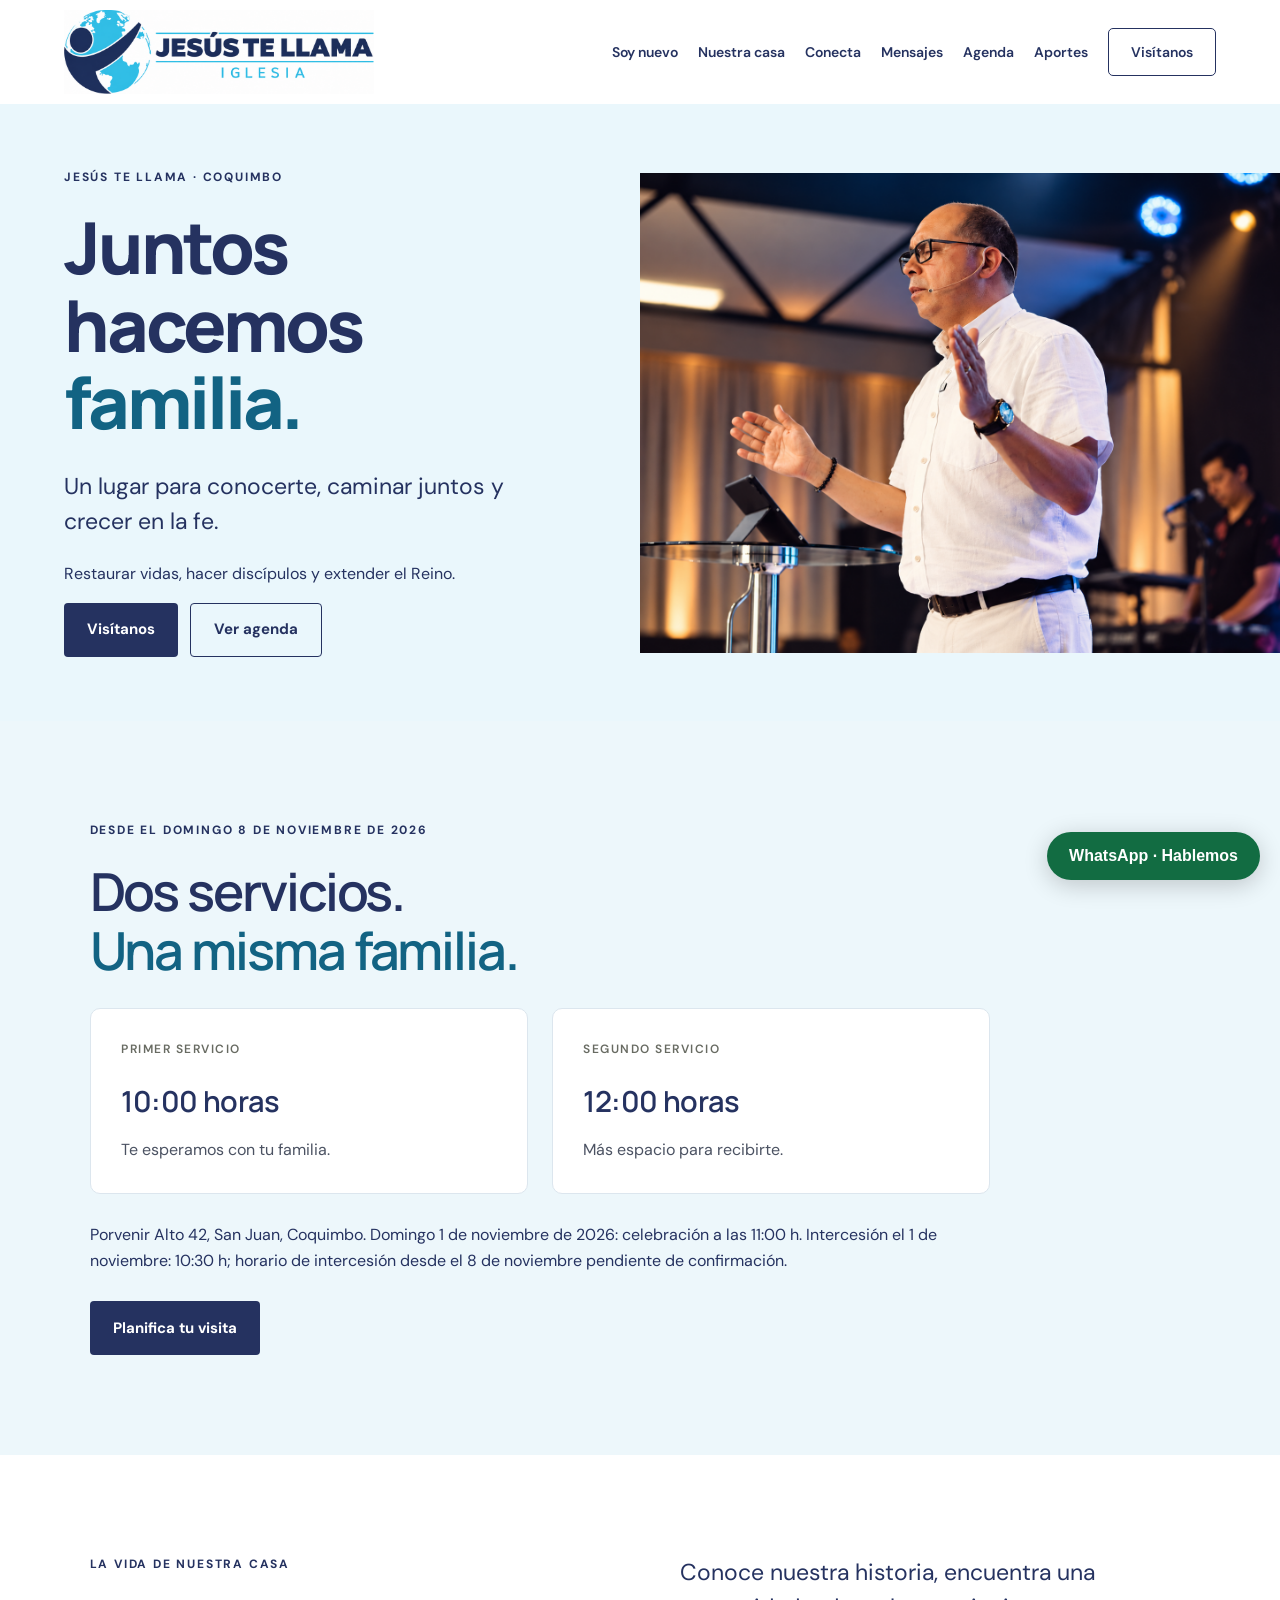
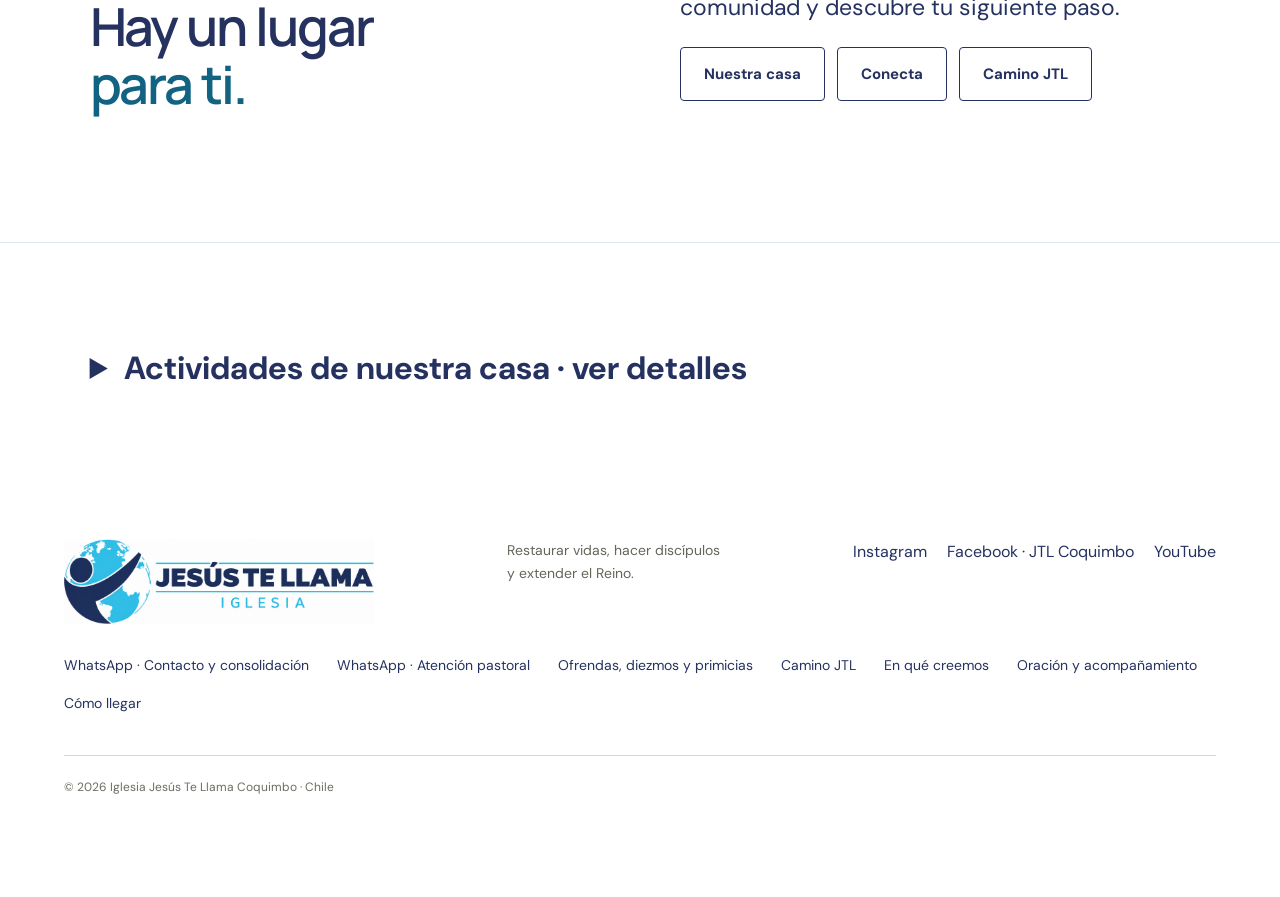
<file: index.html>
<!doctype html><html lang="es"><head><meta charset="utf-8"><meta name="viewport" content="width=device-width,initial-scale=1"><title>Jesús Te Llama Coquimbo · Juntos hacemos familia</title><meta name="description" content="JTL Coquimbo · Porvenir Alto 42. Domingo 1 de noviembre de 2026: 11:00 h. Desde el 8 de noviembre de 2026: servicios a las 10:00 y 12:00 h. Juntos hacemos familia."><meta name="theme-color" content="#253260"><link rel="icon" href="/logo.png"><link rel="stylesheet" href="/styles.css"></head><body><a class="skip" href="#contenido">Ir al contenido</a><header><a class="brand brand-horizontal" href="/" aria-label="Jesús Te Llama Iglesia, Coquimbo — inicio"><span class="logo-frame"><img src="/logo-horizontal.png" width="2048" height="683" alt="Jesús Te Llama Iglesia"></span></a><button class="menu" aria-expanded="false" aria-controls="nav">Menú ☰</button><nav id="nav" aria-label="Navegación principal"><a href="/soy-nuevo/">Soy nuevo</a><a href="/nuestra-casa/">Nuestra casa</a><a href="/conecta/">Conecta</a><a href="/mensajes/">Mensajes</a><a href="/agenda/">Agenda</a><a href="/aportes/">Aportes</a><a class="nav-cta" href="/soy-nuevo/#visitanos">Visítanos</a></nav></header><main id="contenido">
<section class="home-cover" aria-labelledby="bienvenida-titulo"><div class="home-cover-copy"><p class="eyebrow">JESÚS TE LLAMA · COQUIMBO</p><h1 id="bienvenida-titulo">Juntos hacemos <em>familia.</em></h1><p class="lead">Un lugar para conocerte, caminar juntos y crecer en la fe.</p><p>Restaurar vidas, hacer discípulos y extender el Reino.</p><div class="actions"><a class="button dark" href="/soy-nuevo/#visitanos">Visítanos</a><a class="button outline" href="/agenda/">Ver agenda</a></div></div><img src="/portada%20pastor.png.png" width="1448" height="1086" alt="Pastor compartiendo la Palabra en JTL Coquimbo" fetchpriority="high" decoding="async"></section>
<section class="section home-services" aria-labelledby="servicios-titulo"><p class="eyebrow">DESDE EL DOMINGO 8 DE NOVIEMBRE DE 2026</p><h2 id="servicios-titulo">Dos servicios.<br><em>Una misma familia.</em></h2><div class="group-grid"><article class="group-card"><span class="card-number">PRIMER SERVICIO</span><h3>10:00 horas</h3><p>Te esperamos con tu familia.</p></article><article class="group-card"><span class="card-number">SEGUNDO SERVICIO</span><h3>12:00 horas</h3><p>Más espacio para recibirte.</p></article></div><p class="service-note">Porvenir Alto 42, San Juan, Coquimbo. Domingo 1 de noviembre de 2026: celebración a las 11:00 h. Intercesión el 1 de noviembre: 10:30 h; horario de intercesión desde el 8 de noviembre pendiente de confirmación.</p><a class="button dark" href="/soy-nuevo/#visitanos">Planifica tu visita</a></section>
<section class="section family"><div><p class="eyebrow">LA VIDA DE NUESTRA CASA</p><h2>Hay un lugar<br><em>para ti.</em></h2></div><div><p class="lead">Conoce nuestra historia, encuentra una comunidad y descubre tu siguiente paso.</p><div class="actions"><a class="button outline" href="/nuestra-casa/">Nuestra casa</a><a class="button outline" href="/conecta/">Conecta</a><a class="button outline" href="/camino-jtl/">Camino JTL</a></div></div></section>
<section class="section home-agenda"><details><summary>Actividades de nuestra casa · ver detalles</summary><section class="section" id="segundo-servicio" aria-labelledby="segundo-servicio-titulo">
<img src="/agenda/segundo-servicio-8-noviembre-2026.jpeg" width="1536" height="640" alt="Inauguramos nuestro segundo servicio. Domingo 8 de noviembre de 2026, reuniones a las 10:00 y 12:00 h. JTL Coquimbo. Juntos hacemos familia." loading="lazy" decoding="async" style="display:block;width:100%;height:auto;border-radius:16px;margin-bottom:32px">
<p class="eyebrow">DOMINGO 8 DE NOVIEMBRE · 2026</p>
<h2 id="segundo-servicio-titulo">Inauguramos nuestro<br><em>segundo servicio.</em></h2>
<p class="lead">Más espacio para recibirte. Desde el domingo 8 de noviembre tendremos dos servicios para reunirnos como familia.</p>
<div class="group-grid"><article class="group-card"><span class="card-number">PRIMER SERVICIO</span><h3>10:00 h</h3><p>Ven con tu familia y comparte este nuevo comienzo.</p></article><article class="group-card"><span class="card-number">SEGUNDO SERVICIO</span><h3>12:00 h</h3><p>Un nuevo horario para encontrarnos y crecer juntos.</p></article><article class="group-card"><span class="card-number">TE ESPERAMOS</span><h3>Porvenir Alto 42</h3><p>Coquimbo, Chile. Juntos hacemos familia.</p></article></div>
<div class="actions" style="margin-top:28px"><a class="button dark" href="https://www.google.com/maps/search/?api=1&amp;query=Porvenir%20Alto%2042%2C%20Coquimbo%2C%20Chile" target="_blank" rel="noopener noreferrer">Cómo llegar</a><a class="button outline" href="https://wa.me/56989343928?text=Hola%2C%20quisiera%20informacion%20sobre%20los%20dos%20servicios%20del%208%20de%20noviembre%20en%20JTL%20Coquimbo." target="_blank" rel="noopener noreferrer">Consultar por WhatsApp</a></div>
</section><section class="section" id="escuela-avanzada"><div class="group-grid"><article class="group-card"><span class="card-number">FORMACIÓN ONLINE</span><h3>Escuela Avanzada</h3><p>Ya comenzamos el módulo «Pastoreando Personas». Sigamos creciendo para cuidar, acompañar y discipular personas.</p><a class="button outline" href="https://wa.me/56989343928?text=Hola%2C%20quisiera%20informacion%20sobre%20Escuela%20Avanzada." target="_blank" rel="noopener noreferrer">Más información</a></article></div></section><section class="section"><p class="eyebrow orange">NUESTROS ENCUENTROS</p><div class="group-grid"><article class="group-card"><span class="card-number">CADA DOMINGO</span><h3 class="meeting-title"><span>Celebración</span><span class="meeting-time">10:00 y 12:00 h</span></h3><p>Desde el domingo 8 de noviembre de 2026, dos servicios: 10:00 y 12:00 h. Domingo 1 de noviembre de 2026: 11:00 h. Porvenir Alto 42, San Juan, Coquimbo. Intercesión el 1 de noviembre: 10:30 h; horario desde el 8 de noviembre pendiente de confirmación.</p></article><article class="group-card"><span class="card-number">EN COMUNIDAD</span><h3>Grupos GDC</h3><p>Encuentros para compartir la Biblia y cuidarnos. Consulta el día, sector y horario de tu grupo.</p></article><article class="group-card"><span class="card-number">FORMACIÓN</span><h3>Escuela de Fe</h3><p>Formación bíblica en 3 módulos de 8 clases cada uno: 24 clases en total. Solicita información al equipo para conocer la próxima apertura e integrarte.</p></article></div></section><section class="section family"><div><p class="eyebrow">LUNES Y VIERNES · 05:00 H</p><h2>Oración de<br><em>Victoria.</em></h2></div><div class="family-copy"><p class="lead">Nos encontramos para buscar a Dios juntos.</p><p>Te esperamos en el templo: Porvenir Alto 42, San Juan, Coquimbo.</p><p>En cada una de nuestras reuniones siempre tendrás un tiempo para orar y recibir oración.</p><a class="button dark" href="/conecta/#acompanamiento">Quiero recibir oración</a></div></section></details></section></main><footer><a class="brand brand-horizontal" href="/" aria-label="Jesús Te Llama Iglesia, Coquimbo — inicio"><span class="logo-frame"><img src="/logo-horizontal.png" width="2048" height="683" alt="Jesús Te Llama Iglesia"></span></a><p>Restaurar vidas, hacer discípulos<br>y extender el Reino.</p><div class="social-links" aria-label="Redes oficiales"><a href="https://www.instagram.com/jtl_coquimbo/" target="_blank" rel="noopener noreferrer">Instagram</a><a href="https://www.facebook.com/jtl.coquimbo/" target="_blank" rel="noopener noreferrer">Facebook · JTL Coquimbo</a><a href="https://www.youtube.com/@jtl.coquimbo" target="_blank" rel="noopener noreferrer">YouTube</a></div><div class="footer-links"><a href="https://wa.me/56989343928" target="_blank" rel="noopener noreferrer">WhatsApp · Contacto y consolidación</a><a href="https://wa.me/56974996033" target="_blank" rel="noopener noreferrer">WhatsApp · Atención pastoral</a><a href="/aportes/">Ofrendas, diezmos y primicias</a><a href="/camino-jtl/">Camino JTL</a><a href="/nuestra-casa/#creemos">En qué creemos</a><a href="/conecta/#acompanamiento">Oración y acompañamiento</a><a href="/soy-nuevo/#visitanos">Cómo llegar</a></div><span class="copyright">© 2026 Iglesia Jesús Te Llama Coquimbo · Chile</span></footer><script src="/main.js"></script><button class="jtl-wa-launch" id="jtl-wa-open" type="button" aria-haspopup="dialog">WhatsApp · Hablemos</button>
<dialog class="jtl-wa-dialog" id="jtl-wa-dialog" aria-labelledby="jtl-wa-title"><button type="button" class="jtl-wa-close" id="jtl-wa-close" aria-label="Cerrar">×</button><h2 id="jtl-wa-title">Estamos para acompañarte</h2><p><strong>Contacto y consolidación</strong><br><a href="https://wa.me/56989343928" target="_blank" rel="noopener noreferrer">+56 9 8934 3928</a></p><div class="jtl-wa-options" id="jtl-wa-options"><a href="https://wa.me/56989343928?text=Hola%2C%20quiero%20visitar%20JTL%20Coquimbo." target="_blank" rel="noopener noreferrer">Quiero visitar la iglesia</a><a href="https://wa.me/56989343928?text=Hola%2C%20quisiera%20conocer%20los%20GDC%20de%20JTL%20Coquimbo." target="_blank" rel="noopener noreferrer">Quiero conocer un GDC</a><a href="https://wa.me/56989343928?text=Hola%2C%20quisiera%20pedir%20oraci%C3%B3n." target="_blank" rel="noopener noreferrer">Quiero pedir oración</a><a href="https://wa.me/56989343928?text=Hola%2C%20quisiera%20consultar%20por%20horarios%20y%20actividades%20de%20JTL%20Coquimbo." target="_blank" rel="noopener noreferrer">Horarios y actividades</a></div><div class="jtl-pastoral"><h3>Atención pastoral</h3><p>Si atraviesas una situación compleja y necesitas conversar en privado, escríbenos a este segundo contacto.</p><a class="jtl-pastoral-link" href="https://wa.me/56974996033?text=Hola%2C%20quisiera%20coordinar%20una%20conversaci%C3%B3n%20privada%20de%20atenci%C3%B3n%20pastoral." target="_blank" rel="noopener noreferrer">Atención pastoral · +56 9 7499 6033</a></div><small>Elige el contacto según lo que necesitas. No es necesario detallar una situación personal en el mensaje inicial.</small></dialog><script src="/contacto.js"></script></body></html>
</file>
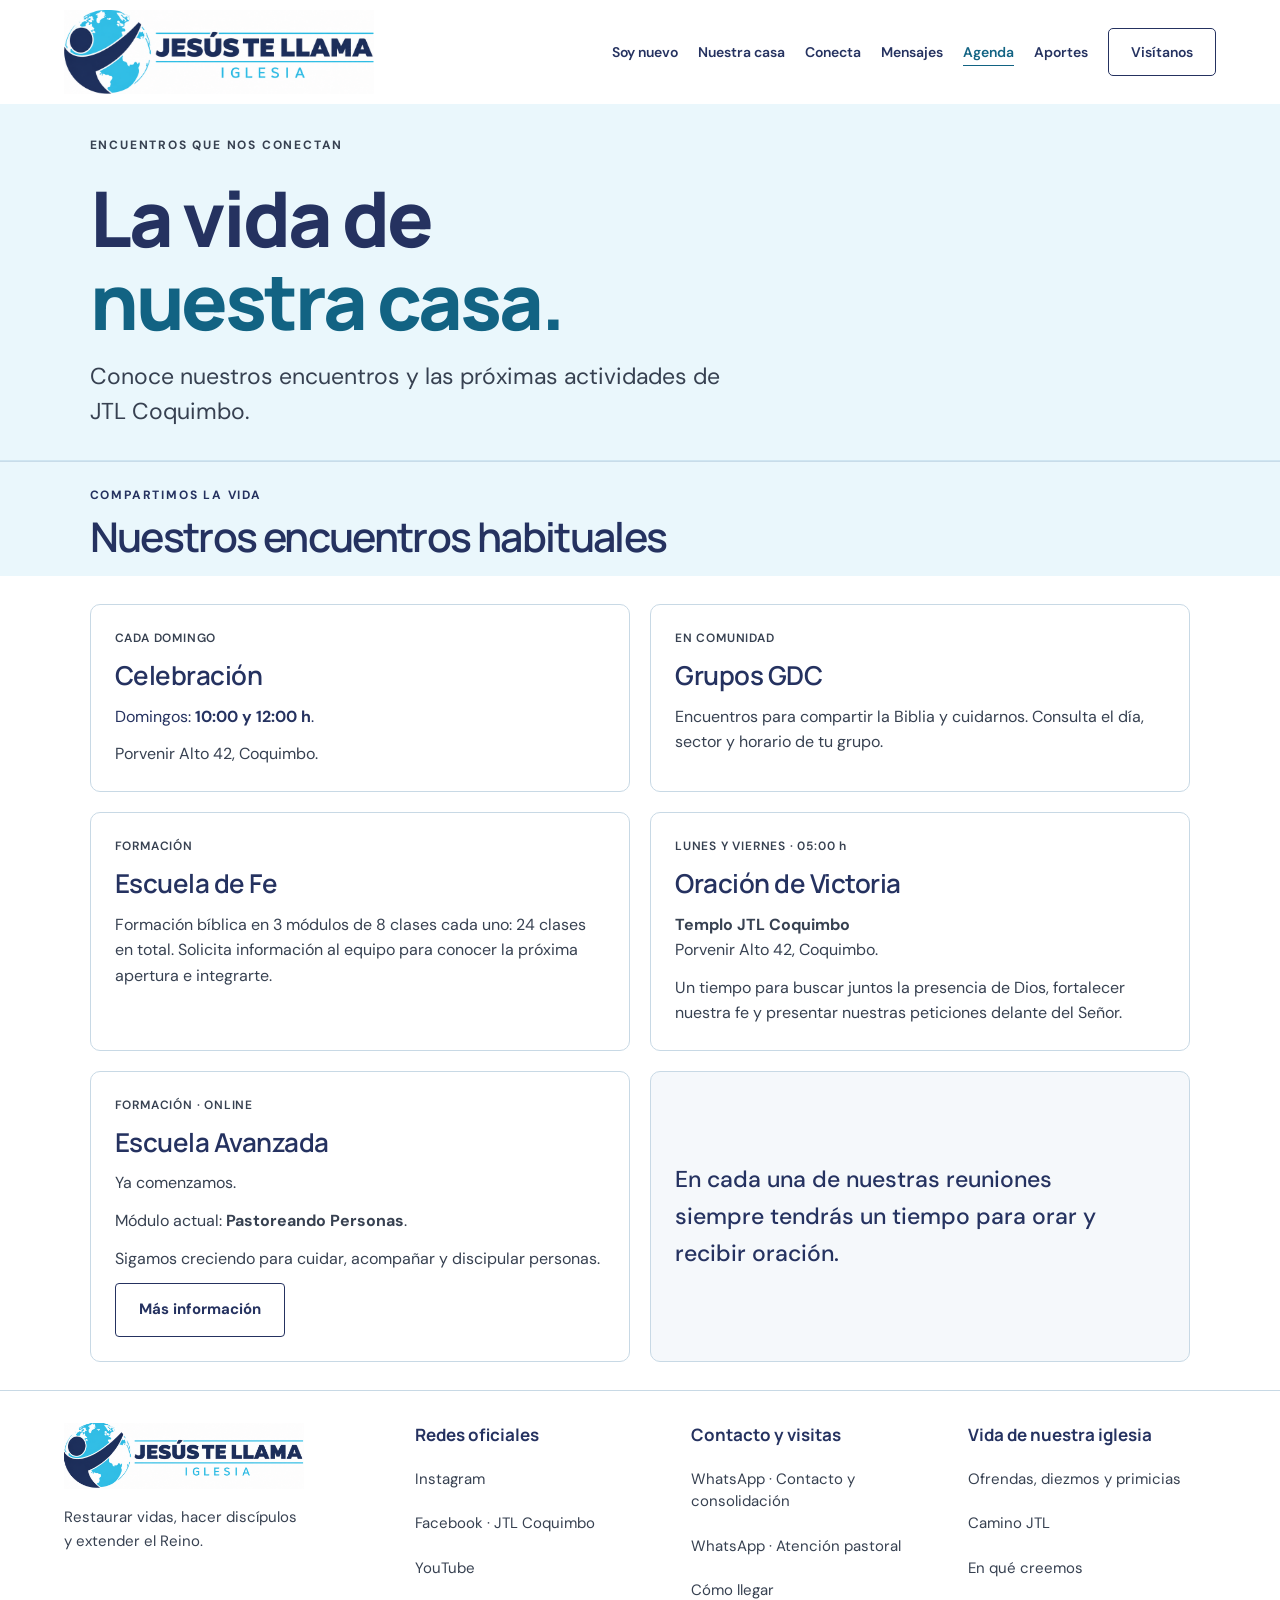
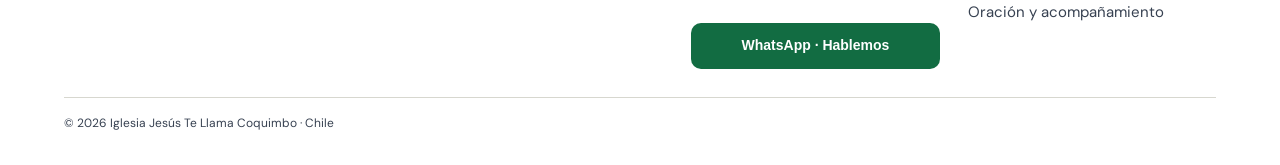
<file: agenda/index.html>
<!doctype html><html lang="es"><head><meta charset="utf-8"><meta name="viewport" content="width=device-width,initial-scale=1"><title>Agenda de nuestra casa · JTL Coquimbo</title><meta name="description" content="JTL Coquimbo · Porvenir Alto 42. Domingo 1 de noviembre de 2026: 11:00 h. Desde el 8 de noviembre de 2026: servicios a las 10:00 y 12:00 h. Juntos hacemos familia."><meta name="theme-color" content="#253260"><link rel="icon" href="/logo.png"><link rel="stylesheet" href="/styles.css"></head><body class="agenda-page"><a class="skip" href="#contenido">Ir al contenido</a><header><a class="brand brand-horizontal" href="/" aria-label="Jesús Te Llama Iglesia, Coquimbo — inicio"><span class="logo-frame"><img src="/logo-horizontal.png" width="2048" height="683" alt="Jesús Te Llama Iglesia"></span></a><button class="menu" aria-expanded="false" aria-controls="nav">Menú ☰</button><nav id="nav" aria-label="Navegación principal"><a href="/soy-nuevo/">Soy nuevo</a><a href="/nuestra-casa/">Nuestra casa</a><a href="/conecta/">Conecta</a><a href="/mensajes/">Mensajes</a><a href="/agenda/" aria-current="page">Agenda</a><a href="/aportes/">Aportes</a><a class="nav-cta" href="/soy-nuevo/#visitanos">Visítanos</a></nav></header><main id="contenido"><section class="page-intro"><p class="eyebrow">ENCUENTROS QUE NOS CONECTAN</p><h1>La vida de<br><em>nuestra casa.</em></h1><p class="lead">Conoce nuestros encuentros y las próximas actividades de JTL Coquimbo.</p></section><section class="agenda-category" aria-labelledby="proximas-titulo" id="proximas-actividades">
<div class="agenda-category-heading"><p class="eyebrow">PARA ENCONTRARNOS</p><h2 id="proximas-titulo">Próximas actividades</h2></div><div id="agenda-proximas"><section class="section" id="segundo-servicio" data-visible-until="2026-11-09" aria-labelledby="segundo-servicio-titulo">
<img src="/agenda/segundo-servicio-8-noviembre-2026.jpeg" width="1536" height="640" alt="Inauguramos nuestro segundo servicio. Domingo 8 de noviembre de 2026, reuniones a las 10:00 y 12:00 h. JTL Coquimbo. Juntos hacemos familia." loading="lazy" decoding="async" style="display:block;width:100%;height:auto;border-radius:16px;margin-bottom:32px">
<p class="eyebrow">DOMINGO 8 DE NOVIEMBRE · 2026</p>
<h2 id="segundo-servicio-titulo">Inauguramos nuestro<br><em>segundo servicio.</em></h2>
<p class="lead">Más espacio para recibirte. Desde el domingo 8 de noviembre tendremos dos servicios para reunirnos como familia.</p>
<div class="group-grid"><article class="group-card"><span class="card-number">PRIMER SERVICIO</span><h3>10:00 h</h3><p>Ven con tu familia y comparte este nuevo comienzo.</p></article><article class="group-card"><span class="card-number">SEGUNDO SERVICIO</span><h3>12:00 h</h3><p>Un nuevo horario para encontrarnos y crecer juntos.</p></article><article class="group-card"><span class="card-number">TE ESPERAMOS</span><h3>Porvenir Alto 42</h3><p>Coquimbo, Chile. Juntos hacemos familia.</p></article></div>
<div class="actions" style="margin-top:28px"><a class="button dark" href="https://www.google.com/maps/search/?api=1&amp;query=Porvenir%20Alto%2042%2C%20Coquimbo%2C%20Chile" target="_blank" rel="noopener noreferrer">Cómo llegar</a><a class="button outline" href="https://wa.me/56989343928?text=Hola%2C%20quisiera%20informacion%20sobre%20los%20dos%20servicios%20del%208%20de%20noviembre%20en%20JTL%20Coquimbo." target="_blank" rel="noopener noreferrer">Consultar por WhatsApp</a></div>
</section></div><noscript><p class="agenda-date-note">Sin JavaScript, consulta las fechas indicadas: domingo 1 de noviembre de 2026, 11:00 h; desde el 8 de noviembre de 2026, servicios a las 10:00 y 12:00 h.</p></noscript></section>
<section class="agenda-category" aria-labelledby="habituales-titulo" id="encuentros-habituales"><div class="agenda-category-heading"><p class="eyebrow">COMPARTIMOS LA VIDA</p><h2 id="habituales-titulo">Nuestros encuentros habituales</h2></div><section class="section"><div class="group-grid"><article class="group-card" id="celebracion"><span class="card-number">CADA DOMINGO</span><h3>Celebración</h3><p class="habitual-schedule"><span id="celebracion-anterior">Domingo 1 de noviembre de 2026: <strong>11:00 h</strong>.<br></span><span id="celebracion-nuevo-prefijo">Desde el 8 de noviembre de 2026: </span><strong>10:00 y 12:00 h</strong>.</p><p>Porvenir Alto 42, Coquimbo.</p><!-- Referencia interna, sin cambio de horario: Intercesión el 1 de noviembre: 10:30 h; horario desde el 8 de noviembre pendiente de confirmación. --></article><article class="group-card"><span class="card-number">EN COMUNIDAD</span><h3>Grupos GDC</h3><p>Encuentros para compartir la Biblia y cuidarnos. Consulta el día, sector y horario de tu grupo.</p></article><article class="group-card"><span class="card-number">FORMACIÓN</span><h3>Escuela de Fe</h3><p>Formación bíblica en 3 módulos de 8 clases cada uno: 24 clases en total. Solicita información al equipo para conocer la próxima apertura e integrarte.</p></article><article class="group-card prayer-victory" aria-labelledby="oracion-victoria-titulo"><span class="card-number">LUNES Y VIERNES · 05:00 h</span><h3 id="oracion-victoria-titulo">Oración de Victoria</h3><p><strong>Templo JTL Coquimbo</strong><br>Porvenir Alto 42, Coquimbo.</p><p>Un tiempo para buscar juntos la presencia de Dios, fortalecer nuestra fe y presentar nuestras peticiones delante del Señor.</p></article><article class="group-card" id="escuela-avanzada"><span class="card-number">FORMACIÓN · ONLINE</span><h3>Escuela Avanzada</h3><p>Ya comenzamos.</p><p>Módulo actual: <strong>Pastoreando Personas</strong>.</p><p>Sigamos creciendo para cuidar, acompañar y discipular personas.</p><a class="button outline" href="https://wa.me/56989343928?text=Hola%2C%20quisiera%20m%C3%A1s%20informaci%C3%B3n%20sobre%20el%20inicio%20de%20Escuela%20Avanzada%20el%20mi%C3%A9rcoles%207%20de%20octubre%20a%20las%2020%3A30%20h%2C%20online." target="_blank" rel="noopener noreferrer">Más información</a></article><aside class="agenda-prayer-tile" aria-label="Oración en nuestras reuniones"><p class="agenda-prayer-message">En cada una de nuestras reuniones siempre tendrás un tiempo para orar y recibir oración.</p></aside></div></section></section></main><footer class="agenda-footer"><div class="agenda-footer-identity"><a class="brand brand-horizontal" href="/" aria-label="Jesús Te Llama Iglesia, Coquimbo — inicio"><span class="logo-frame"><img src="/logo-horizontal.png" width="2048" height="683" alt="Jesús Te Llama Iglesia"></span></a><p>Restaurar vidas, hacer discípulos<br>y extender el Reino.</p></div><div class="agenda-footer-group"><h2>Redes oficiales</h2><div class="social-links" aria-label="Redes oficiales"><a href="https://www.instagram.com/jtl_coquimbo/" target="_blank" rel="noopener noreferrer">Instagram</a><a href="https://www.facebook.com/jtl.coquimbo/" target="_blank" rel="noopener noreferrer">Facebook · JTL Coquimbo</a><a href="https://www.youtube.com/@jtl.coquimbo" target="_blank" rel="noopener noreferrer">YouTube</a></div></div><div class="agenda-footer-group"><h2>Contacto y visitas</h2><div class="agenda-footer-links"><a href="https://wa.me/56989343928" target="_blank" rel="noopener noreferrer">WhatsApp · Contacto y consolidación</a><a href="https://wa.me/56974996033" target="_blank" rel="noopener noreferrer">WhatsApp · Atención pastoral</a><a href="/soy-nuevo/#visitanos">Cómo llegar</a></div><button class="jtl-wa-launch" id="jtl-wa-open" type="button" aria-haspopup="dialog">WhatsApp · Hablemos</button></div><div class="agenda-footer-group"><h2>Vida de nuestra iglesia</h2><div class="agenda-footer-links"><a href="/aportes/">Ofrendas, diezmos y primicias</a><a href="/camino-jtl/">Camino JTL</a><a href="/nuestra-casa/#creemos">En qué creemos</a><a href="/conecta/#acompanamiento">Oración y acompañamiento</a></div></div><span class="copyright">© 2026 Iglesia Jesús Te Llama Coquimbo · Chile</span></footer><script src="/main.js"></script>
<dialog class="jtl-wa-dialog" id="jtl-wa-dialog" aria-labelledby="jtl-wa-title"><button type="button" class="jtl-wa-close" id="jtl-wa-close" aria-label="Cerrar">×</button><h2 id="jtl-wa-title">Estamos para acompañarte</h2><p><strong>Contacto y consolidación</strong><br><a href="https://wa.me/56989343928" target="_blank" rel="noopener noreferrer">+56 9 8934 3928</a></p><div class="jtl-wa-options" id="jtl-wa-options"><a href="https://wa.me/56989343928?text=Hola%2C%20quiero%20visitar%20JTL%20Coquimbo." target="_blank" rel="noopener noreferrer">Quiero visitar la iglesia</a><a href="https://wa.me/56989343928?text=Hola%2C%20quisiera%20conocer%20los%20GDC%20de%20JTL%20Coquimbo." target="_blank" rel="noopener noreferrer">Quiero conocer un GDC</a><a href="https://wa.me/56989343928?text=Hola%2C%20quisiera%20pedir%20oraci%C3%B3n." target="_blank" rel="noopener noreferrer">Quiero pedir oración</a><a href="https://wa.me/56989343928?text=Hola%2C%20quisiera%20consultar%20por%20horarios%20y%20actividades%20de%20JTL%20Coquimbo." target="_blank" rel="noopener noreferrer">Horarios y actividades</a></div><div class="jtl-pastoral"><h3>Atención pastoral</h3><p>Si atraviesas una situación compleja y necesitas conversar en privado, escríbenos a este segundo contacto.</p><a class="jtl-pastoral-link" href="https://wa.me/56974996033?text=Hola%2C%20quisiera%20coordinar%20una%20conversaci%C3%B3n%20privada%20de%20atenci%C3%B3n%20pastoral." target="_blank" rel="noopener noreferrer">Atención pastoral · +56 9 7499 6033</a></div><small>Elige el contacto según lo que necesitas. No es necesario detallar una situación personal en el mensaje inicial.</small></dialog><script src="/contacto.js"></script><script src="/agenda/agenda.js" defer></script></body></html>
</file>
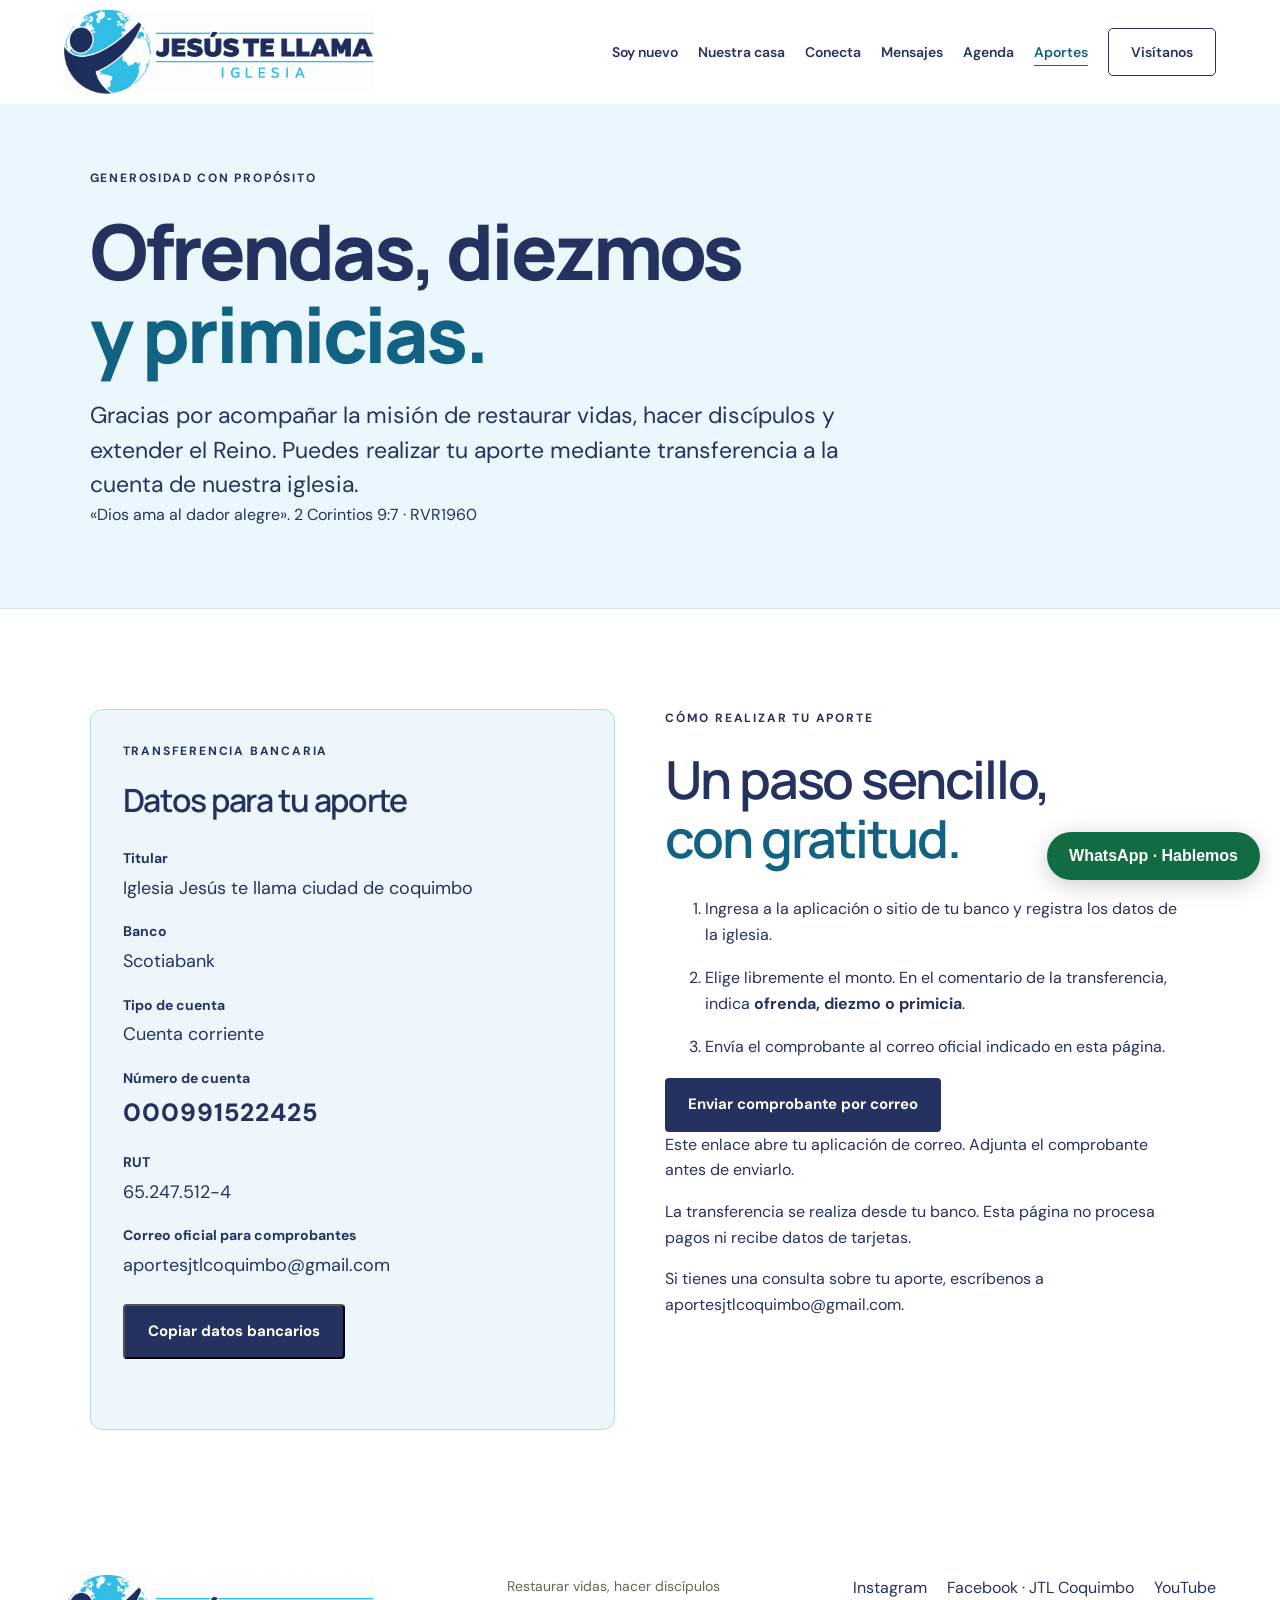
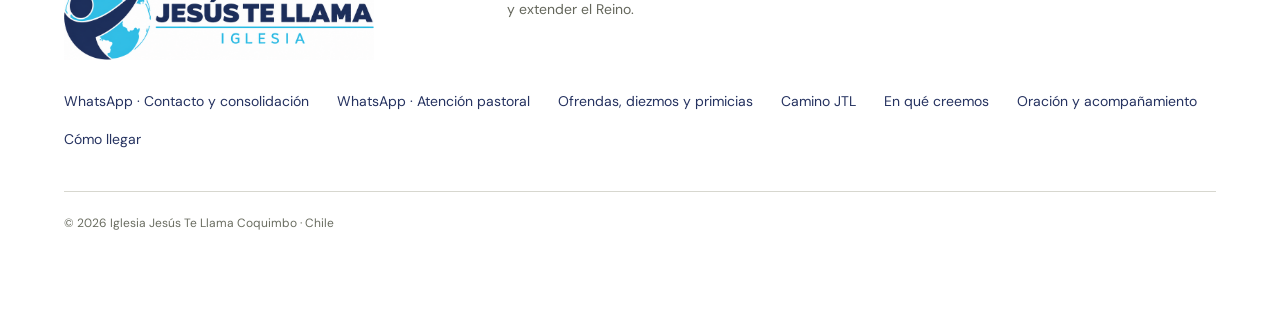
<file: aportes/index.html>
<!doctype html><html lang="es"><head><meta charset="utf-8"><meta name="viewport" content="width=device-width,initial-scale=1"><title>Ofrendas, diezmos y primicias · JTL Coquimbo</title><meta name="description" content="JTL Coquimbo · Porvenir Alto 42. Domingo 1 de noviembre de 2026: 11:00 h. Desde el 8 de noviembre de 2026: servicios a las 10:00 y 12:00 h. Juntos hacemos familia."><meta name="theme-color" content="#253260"><link rel="icon" href="/logo.png"><link rel="stylesheet" href="/styles.css"></head><body><a class="skip" href="#contenido">Ir al contenido</a><header><a class="brand brand-horizontal" href="/" aria-label="Jesús Te Llama Iglesia, Coquimbo — inicio"><span class="logo-frame"><img src="/logo-horizontal.png" width="2048" height="683" alt="Jesús Te Llama Iglesia"></span></a><button class="menu" aria-expanded="false" aria-controls="nav">Menú ☰</button><nav id="nav" aria-label="Navegación principal"><a href="/soy-nuevo/">Soy nuevo</a><a href="/nuestra-casa/">Nuestra casa</a><a href="/conecta/">Conecta</a><a href="/mensajes/">Mensajes</a><a href="/agenda/">Agenda</a><a href="/aportes/" aria-current="page">Aportes</a><a class="nav-cta" href="/soy-nuevo/#visitanos">Visítanos</a></nav></header><main id="contenido"><section class="page-intro"><p class="eyebrow">GENEROSIDAD CON PROPÓSITO</p><h1>Ofrendas, diezmos<br><em>y primicias.</em></h1><p class="lead">Gracias por acompañar la misión de restaurar vidas, hacer discípulos y extender el Reino. Puedes realizar tu aporte mediante transferencia a la cuenta de nuestra iglesia.</p><p>«Dios ama al dador alegre». <span>2 Corintios 9:7 · RVR1960</span></p></section>
<section class="section giving-layout" aria-labelledby="transferencia"><div class="giving-bank"><p class="eyebrow">TRANSFERENCIA BANCARIA</p><h2 id="transferencia">Datos para tu aporte</h2><dl><dt>Titular</dt><dd>Iglesia Jesús te llama ciudad de coquimbo</dd><dt>Banco</dt><dd>Scotiabank</dd><dt>Tipo de cuenta</dt><dd>Cuenta corriente</dd><dt>Número de cuenta</dt><dd class="giving-account">000991522425</dd><dt>RUT</dt><dd>65.247.512-4</dd><dt>Correo oficial para comprobantes</dt><dd><a href="mailto:aportesjtlcoquimbo@gmail.com">aportesjtlcoquimbo@gmail.com</a></dd></dl><button class="button dark" type="button" id="copy-bank" hidden>Copiar datos bancarios</button><p id="copy-status" role="status" aria-live="polite"></p></div>
<div class="giving-steps"><p class="eyebrow">CÓMO REALIZAR TU APORTE</p><h2>Un paso sencillo,<br><em>con gratitud.</em></h2><ol><li>Ingresa a la aplicación o sitio de tu banco y registra los datos de la iglesia.</li><li>Elige libremente el monto. En el comentario de la transferencia, indica <strong>ofrenda, diezmo o primicia</strong>.</li><li>Envía el comprobante al correo oficial indicado en esta página.</li></ol><a class="button dark" href="mailto:aportesjtlcoquimbo@gmail.com?subject=Comprobante%20de%20aporte%20-%20JTL%20Coquimbo">Enviar comprobante por correo</a><p class="small">Este enlace abre tu aplicación de correo. Adjunta el comprobante antes de enviarlo.</p><p>La transferencia se realiza desde tu banco. Esta página no procesa pagos ni recibe datos de tarjetas.</p><p>Si tienes una consulta sobre tu aporte, escríbenos a <a href="mailto:aportesjtlcoquimbo@gmail.com">aportesjtlcoquimbo@gmail.com</a>.</p></div></section></main><footer><a class="brand brand-horizontal" href="/" aria-label="Jesús Te Llama Iglesia, Coquimbo — inicio"><span class="logo-frame"><img src="/logo-horizontal.png" width="2048" height="683" alt="Jesús Te Llama Iglesia"></span></a><p>Restaurar vidas, hacer discípulos<br>y extender el Reino.</p><div class="social-links" aria-label="Redes oficiales"><a href="https://www.instagram.com/jtl_coquimbo/" target="_blank" rel="noopener noreferrer">Instagram</a><a href="https://www.facebook.com/jtl.coquimbo/" target="_blank" rel="noopener noreferrer">Facebook · JTL Coquimbo</a><a href="https://www.youtube.com/@jtl.coquimbo" target="_blank" rel="noopener noreferrer">YouTube</a></div><div class="footer-links"><a href="https://wa.me/56989343928" target="_blank" rel="noopener noreferrer">WhatsApp · Contacto y consolidación</a><a href="https://wa.me/56974996033" target="_blank" rel="noopener noreferrer">WhatsApp · Atención pastoral</a><a href="/aportes/">Ofrendas, diezmos y primicias</a><a href="/camino-jtl/">Camino JTL</a><a href="/nuestra-casa/#creemos">En qué creemos</a><a href="/conecta/#acompanamiento">Oración y acompañamiento</a><a href="/soy-nuevo/#visitanos">Cómo llegar</a></div><span class="copyright">© 2026 Iglesia Jesús Te Llama Coquimbo · Chile</span></footer><script src="/main.js"></script><button class="jtl-wa-launch" id="jtl-wa-open" type="button" aria-haspopup="dialog">WhatsApp · Hablemos</button>
<dialog class="jtl-wa-dialog" id="jtl-wa-dialog" aria-labelledby="jtl-wa-title"><button type="button" class="jtl-wa-close" id="jtl-wa-close" aria-label="Cerrar">×</button><h2 id="jtl-wa-title">Estamos para acompañarte</h2><p><strong>Contacto y consolidación</strong><br><a href="https://wa.me/56989343928" target="_blank" rel="noopener noreferrer">+56 9 8934 3928</a></p><div class="jtl-wa-options" id="jtl-wa-options"><a href="https://wa.me/56989343928?text=Hola%2C%20quiero%20visitar%20JTL%20Coquimbo." target="_blank" rel="noopener noreferrer">Quiero visitar la iglesia</a><a href="https://wa.me/56989343928?text=Hola%2C%20quisiera%20conocer%20los%20GDC%20de%20JTL%20Coquimbo." target="_blank" rel="noopener noreferrer">Quiero conocer un GDC</a><a href="https://wa.me/56989343928?text=Hola%2C%20quisiera%20pedir%20oraci%C3%B3n." target="_blank" rel="noopener noreferrer">Quiero pedir oración</a><a href="https://wa.me/56989343928?text=Hola%2C%20quisiera%20consultar%20por%20horarios%20y%20actividades%20de%20JTL%20Coquimbo." target="_blank" rel="noopener noreferrer">Horarios y actividades</a></div><div class="jtl-pastoral"><h3>Atención pastoral</h3><p>Si atraviesas una situación compleja y necesitas conversar en privado, escríbenos a este segundo contacto.</p><a class="jtl-pastoral-link" href="https://wa.me/56974996033?text=Hola%2C%20quisiera%20coordinar%20una%20conversaci%C3%B3n%20privada%20de%20atenci%C3%B3n%20pastoral." target="_blank" rel="noopener noreferrer">Atención pastoral · +56 9 7499 6033</a></div><small>Elige el contacto según lo que necesitas. No es necesario detallar una situación personal en el mensaje inicial.</small></dialog><script src="/contacto.js"></script></body></html>
</file>
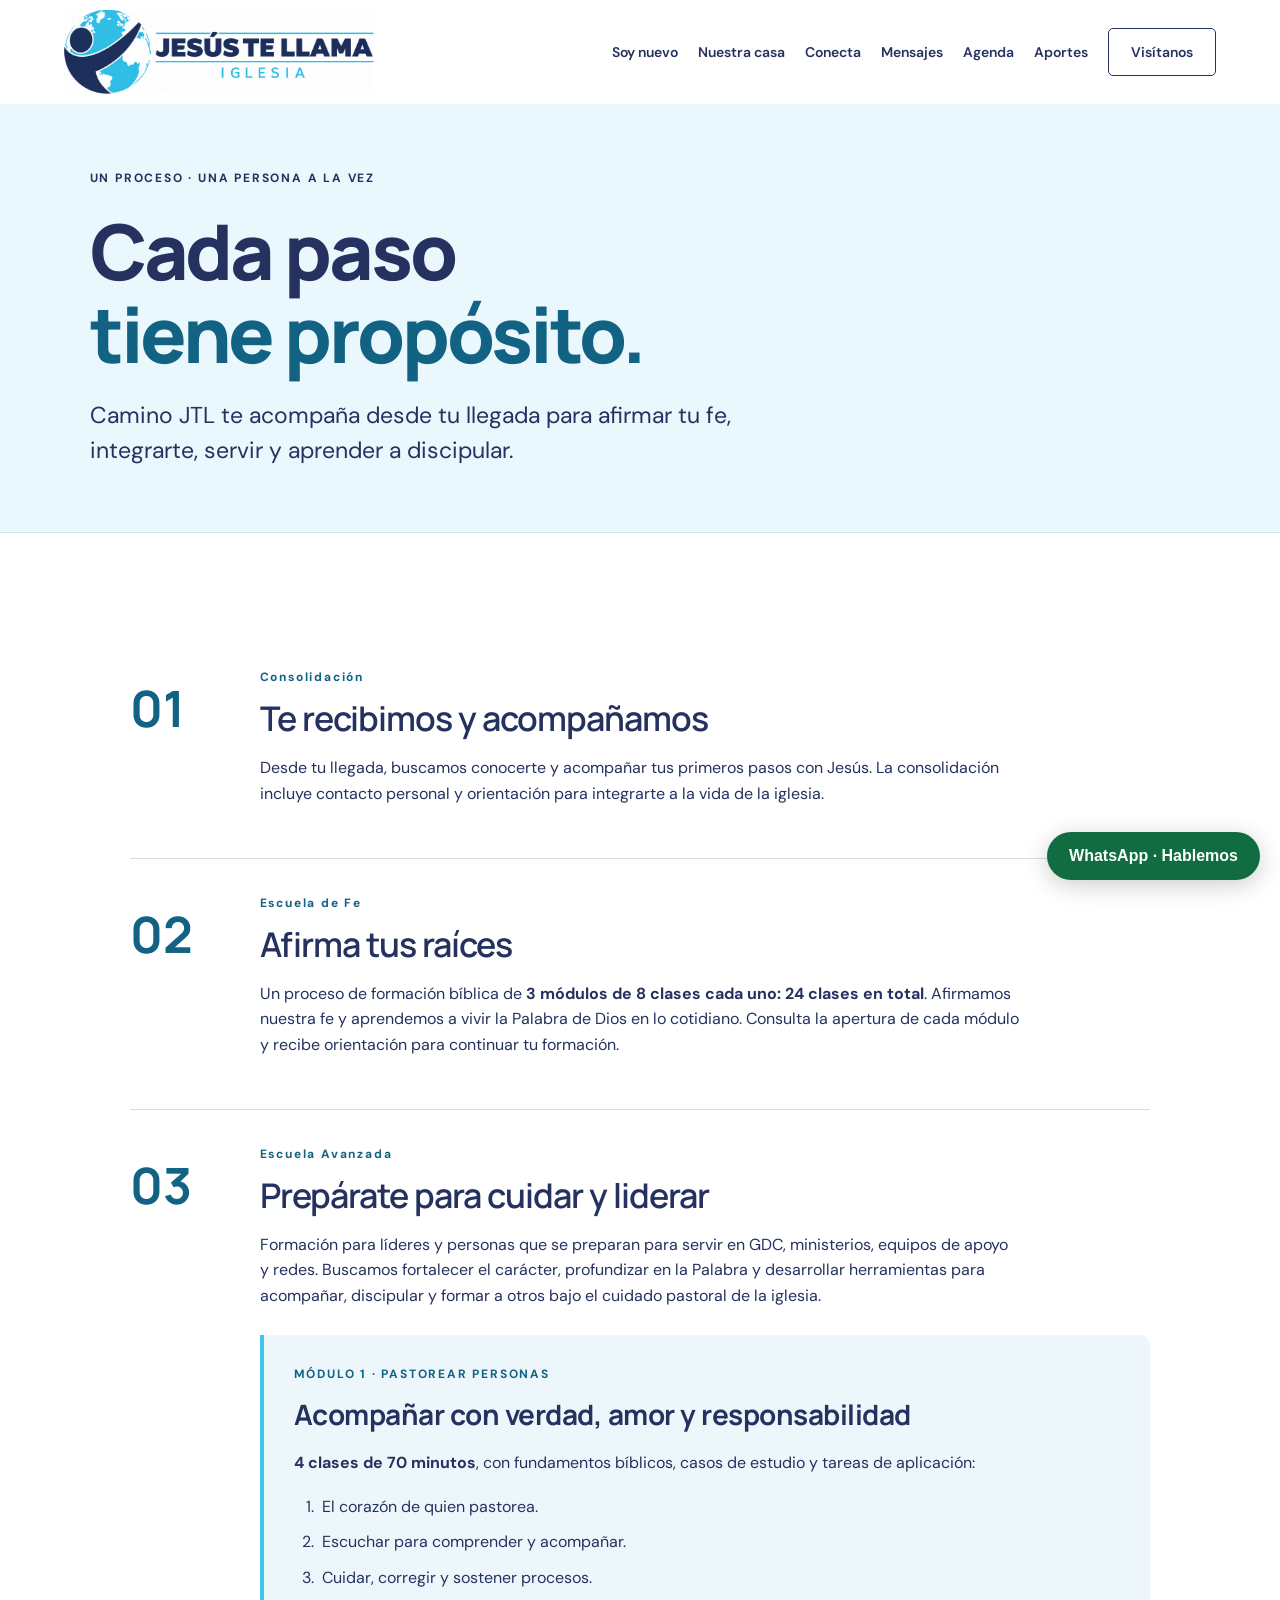
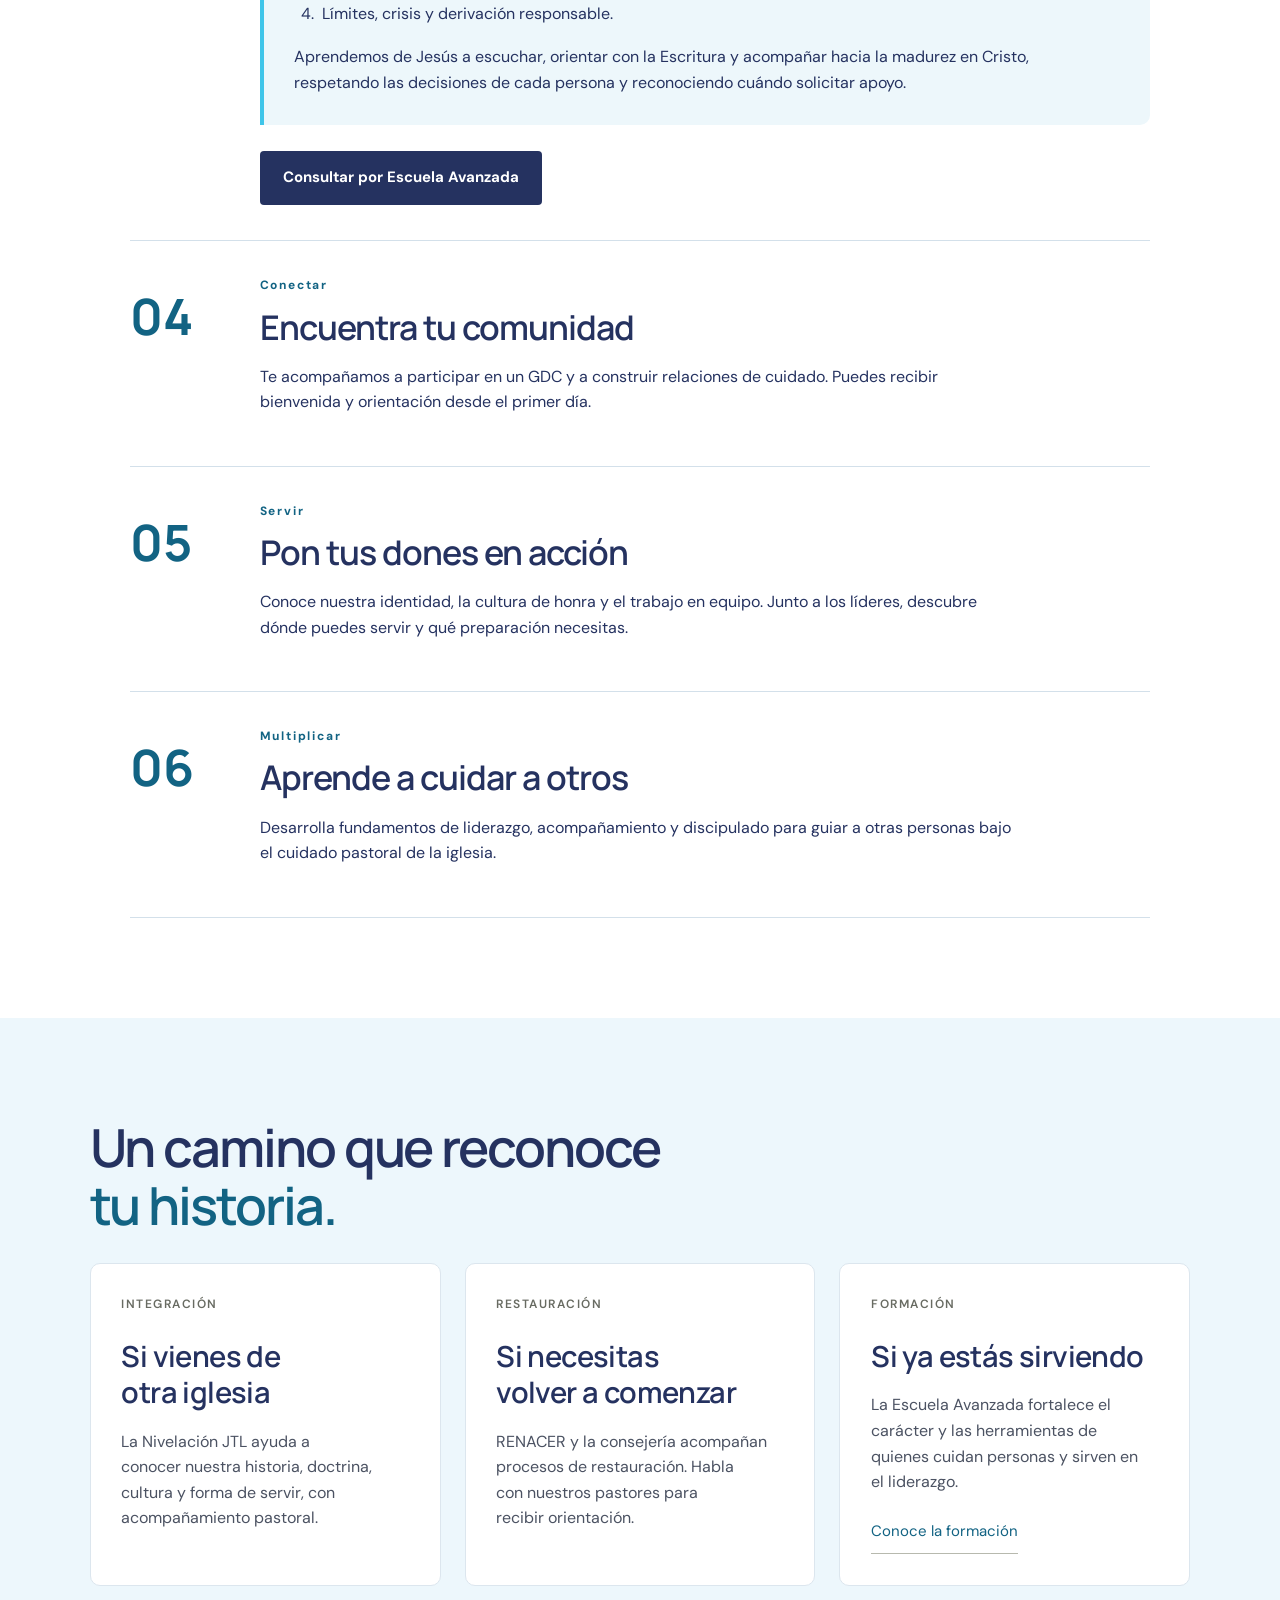
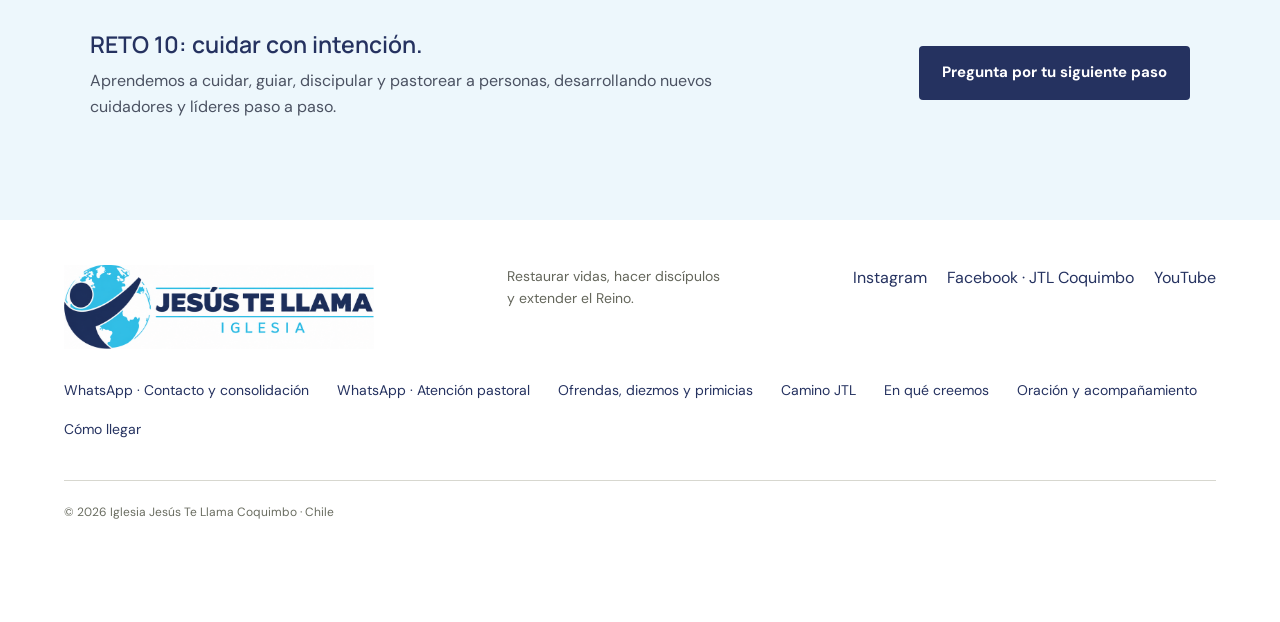
<file: camino-jtl/index.html>
<!doctype html><html lang="es"><head><meta charset="utf-8"><meta name="viewport" content="width=device-width,initial-scale=1"><title>Camino JTL · JTL Coquimbo</title><meta name="description" content="JTL Coquimbo · Porvenir Alto 42. Domingo 1 de noviembre de 2026: 11:00 h. Desde el 8 de noviembre de 2026: servicios a las 10:00 y 12:00 h. Juntos hacemos familia."><meta name="theme-color" content="#253260"><link rel="icon" href="/logo.png"><link rel="stylesheet" href="/styles.css"></head><body><a class="skip" href="#contenido">Ir al contenido</a><header><a class="brand brand-horizontal" href="/" aria-label="Jesús Te Llama Iglesia, Coquimbo — inicio"><span class="logo-frame"><img src="/logo-horizontal.png" width="2048" height="683" alt="Jesús Te Llama Iglesia"></span></a><button class="menu" aria-expanded="false" aria-controls="nav">Menú ☰</button><nav id="nav" aria-label="Navegación principal"><a href="/soy-nuevo/">Soy nuevo</a><a href="/nuestra-casa/">Nuestra casa</a><a href="/conecta/">Conecta</a><a href="/mensajes/">Mensajes</a><a href="/agenda/">Agenda</a><a href="/aportes/">Aportes</a><a class="nav-cta" href="/soy-nuevo/#visitanos">Visítanos</a></nav></header><main id="contenido"><section class="page-intro"><p class="eyebrow">UN PROCESO · UNA PERSONA A LA VEZ</p><h1>Cada paso<br><em>tiene propósito.</em></h1><p class="lead">Camino JTL te acompaña desde tu llegada para afirmar tu fe, integrarte, servir y aprender a discipular.</p></section><section class="section journey"><article class="journey-step"><span>01</span><div><p class="eyebrow orange">Consolidación</p><h2>Te recibimos y acompañamos</h2><p>Desde tu llegada, buscamos conocerte y acompañar tus primeros pasos con Jesús. La consolidación incluye contacto personal y orientación para integrarte a la vida de la iglesia.</p></div></article><article class="journey-step"><span>02</span><div><p class="eyebrow orange">Escuela de Fe</p><h2>Afirma tus raíces</h2><p>Un proceso de formación bíblica de <strong>3 módulos de 8 clases cada uno: 24 clases en total</strong>. Afirmamos nuestra fe y aprendemos a vivir la Palabra de Dios en lo cotidiano. Consulta la apertura de cada módulo y recibe orientación para continuar tu formación.</p></div></article><article class="journey-step" id="escuela-avanzada"><span>03</span><div><p class="eyebrow orange">Escuela Avanzada</p><h2>Prepárate para cuidar y liderar</h2><p>Formación para líderes y personas que se preparan para servir en GDC, ministerios, equipos de apoyo y redes. Buscamos fortalecer el carácter, profundizar en la Palabra y desarrollar herramientas para acompañar, discipular y formar a otros bajo el cuidado pastoral de la iglesia.</p><div class="school-module"><p class="eyebrow orange">MÓDULO 1 · PASTOREAR PERSONAS</p><h3>Acompañar con verdad, amor y responsabilidad</h3><p><strong>4 clases de 70 minutos</strong>, con fundamentos bíblicos, casos de estudio y tareas de aplicación:</p><ol><li>El corazón de quien pastorea.</li><li>Escuchar para comprender y acompañar.</li><li>Cuidar, corregir y sostener procesos.</li><li>Límites, crisis y derivación responsable.</li></ol><p>Aprendemos de Jesús a escuchar, orientar con la Escritura y acompañar hacia la madurez en Cristo, respetando las decisiones de cada persona y reconociendo cuándo solicitar apoyo.</p></div><a class="button dark" href="https://wa.me/56989343928?text=Hola%2C%20quisiera%20informaci%C3%B3n%20sobre%20Escuela%20Avanzada%20de%20JTL%20Coquimbo%20y%20el%20m%C3%B3dulo%20Pastorear%20personas." target="_blank" rel="noopener noreferrer">Consultar por Escuela Avanzada</a></div></article><article class="journey-step"><span>04</span><div><p class="eyebrow orange">Conectar</p><h2>Encuentra tu comunidad</h2><p>Te acompañamos a participar en un GDC y a construir relaciones de cuidado. Puedes recibir bienvenida y orientación desde el primer día.</p></div></article><article class="journey-step"><span>05</span><div><p class="eyebrow orange">Servir</p><h2>Pon tus dones en acción</h2><p>Conoce nuestra identidad, la cultura de honra y el trabajo en equipo. Junto a los líderes, descubre dónde puedes servir y qué preparación necesitas.</p></div></article><article class="journey-step"><span>06</span><div><p class="eyebrow orange">Multiplicar</p><h2>Aprende a cuidar a otros</h2><p>Desarrolla fundamentos de liderazgo, acompañamiento y discipulado para guiar a otras personas bajo el cuidado pastoral de la iglesia.</p></div></article></section><section class="section groups"><h2>Un camino que reconoce<br><em>tu historia.</em></h2><div class="group-grid"><article class="group-card"><span class="card-number">INTEGRACIÓN</span><h3>Si vienes de otra iglesia</h3><p>La Nivelación JTL ayuda a conocer nuestra historia, doctrina, cultura y forma de servir, con acompañamiento pastoral.</p></article><article class="group-card"><span class="card-number">RESTAURACIÓN</span><h3>Si necesitas volver a comenzar</h3><p>RENACER y la consejería acompañan procesos de restauración. Habla con nuestros pastores para recibir orientación.</p></article><article class="group-card"><span class="card-number">FORMACIÓN</span><h3>Si ya estás sirviendo</h3><p>La Escuela Avanzada fortalece el carácter y las herramientas de quienes cuidan personas y sirven en el liderazgo.</p><a class="text-link" href="#escuela-avanzada">Conoce la formación</a></article></div><div class="group-invite"><div><h3>RETO 10: cuidar con intención.</h3><p>Aprendemos a cuidar, guiar, discipular y pastorear a personas, desarrollando nuevos cuidadores y líderes paso a paso.</p></div><a class="button dark" href="https://wa.me/56989343928?text=Hola%2C%20vengo%20de%20la%20web%20de%20JTL%20Coquimbo.%20Pregunta%20por%20tu%20siguiente%20paso." target="_blank" rel="noopener noreferrer">Pregunta por tu siguiente paso</a></div></section></main><footer><a class="brand brand-horizontal" href="/" aria-label="Jesús Te Llama Iglesia, Coquimbo — inicio"><span class="logo-frame"><img src="/logo-horizontal.png" width="2048" height="683" alt="Jesús Te Llama Iglesia"></span></a><p>Restaurar vidas, hacer discípulos<br>y extender el Reino.</p><div class="social-links" aria-label="Redes oficiales"><a href="https://www.instagram.com/jtl_coquimbo/" target="_blank" rel="noopener noreferrer">Instagram</a><a href="https://www.facebook.com/jtl.coquimbo/" target="_blank" rel="noopener noreferrer">Facebook · JTL Coquimbo</a><a href="https://www.youtube.com/@jtl.coquimbo" target="_blank" rel="noopener noreferrer">YouTube</a></div><div class="footer-links"><a href="https://wa.me/56989343928" target="_blank" rel="noopener noreferrer">WhatsApp · Contacto y consolidación</a><a href="https://wa.me/56974996033" target="_blank" rel="noopener noreferrer">WhatsApp · Atención pastoral</a><a href="/aportes/">Ofrendas, diezmos y primicias</a><a href="/camino-jtl/">Camino JTL</a><a href="/nuestra-casa/#creemos">En qué creemos</a><a href="/conecta/#acompanamiento">Oración y acompañamiento</a><a href="/soy-nuevo/#visitanos">Cómo llegar</a></div><span class="copyright">© 2026 Iglesia Jesús Te Llama Coquimbo · Chile</span></footer><script src="/main.js"></script><button class="jtl-wa-launch" id="jtl-wa-open" type="button" aria-haspopup="dialog">WhatsApp · Hablemos</button>
<dialog class="jtl-wa-dialog" id="jtl-wa-dialog" aria-labelledby="jtl-wa-title"><button type="button" class="jtl-wa-close" id="jtl-wa-close" aria-label="Cerrar">×</button><h2 id="jtl-wa-title">Estamos para acompañarte</h2><p><strong>Contacto y consolidación</strong><br><a href="https://wa.me/56989343928" target="_blank" rel="noopener noreferrer">+56 9 8934 3928</a></p><div class="jtl-wa-options" id="jtl-wa-options"><a href="https://wa.me/56989343928?text=Hola%2C%20quiero%20visitar%20JTL%20Coquimbo." target="_blank" rel="noopener noreferrer">Quiero visitar la iglesia</a><a href="https://wa.me/56989343928?text=Hola%2C%20quisiera%20conocer%20los%20GDC%20de%20JTL%20Coquimbo." target="_blank" rel="noopener noreferrer">Quiero conocer un GDC</a><a href="https://wa.me/56989343928?text=Hola%2C%20quisiera%20pedir%20oraci%C3%B3n." target="_blank" rel="noopener noreferrer">Quiero pedir oración</a><a href="https://wa.me/56989343928?text=Hola%2C%20quisiera%20consultar%20por%20horarios%20y%20actividades%20de%20JTL%20Coquimbo." target="_blank" rel="noopener noreferrer">Horarios y actividades</a></div><div class="jtl-pastoral"><h3>Atención pastoral</h3><p>Si atraviesas una situación compleja y necesitas conversar en privado, escríbenos a este segundo contacto.</p><a class="jtl-pastoral-link" href="https://wa.me/56974996033?text=Hola%2C%20quisiera%20coordinar%20una%20conversaci%C3%B3n%20privada%20de%20atenci%C3%B3n%20pastoral." target="_blank" rel="noopener noreferrer">Atención pastoral · +56 9 7499 6033</a></div><small>Elige el contacto según lo que necesitas. No es necesario detallar una situación personal en el mensaje inicial.</small></dialog><script src="/contacto.js"></script></body></html>
</file>
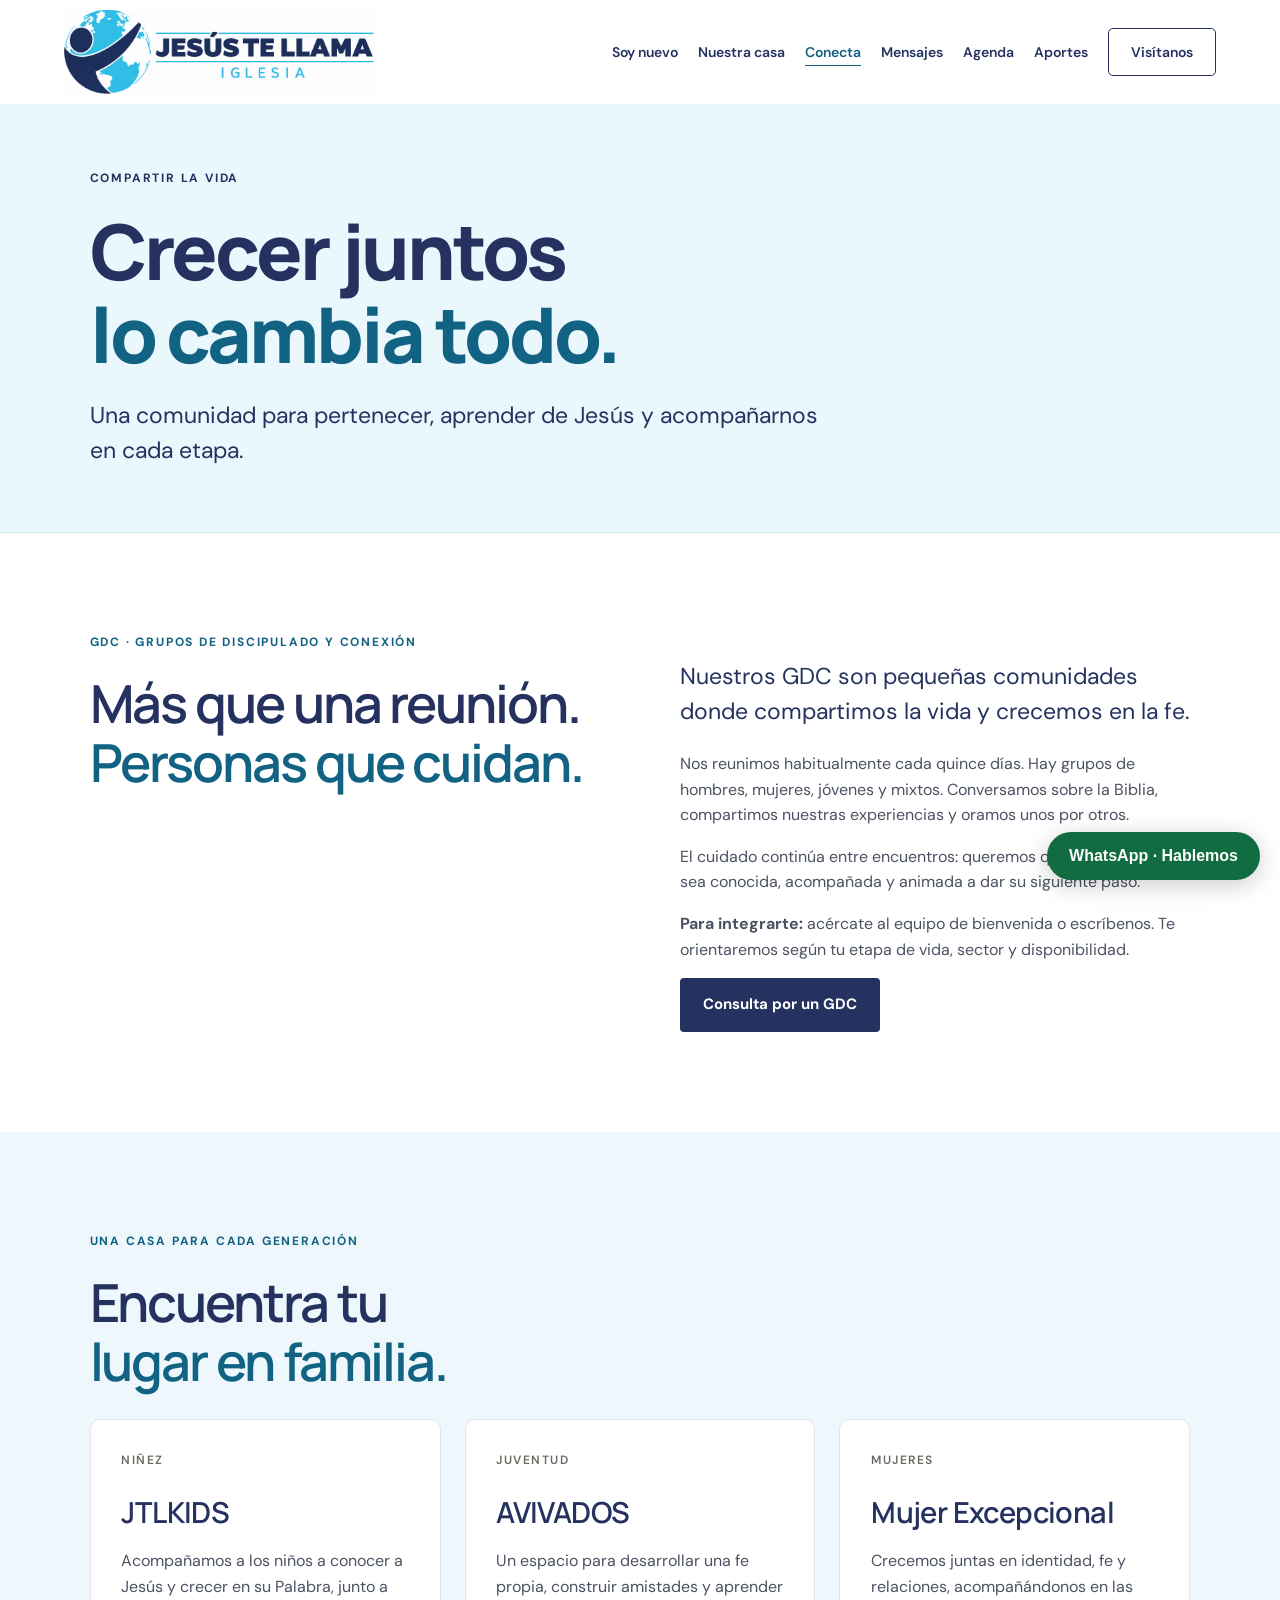
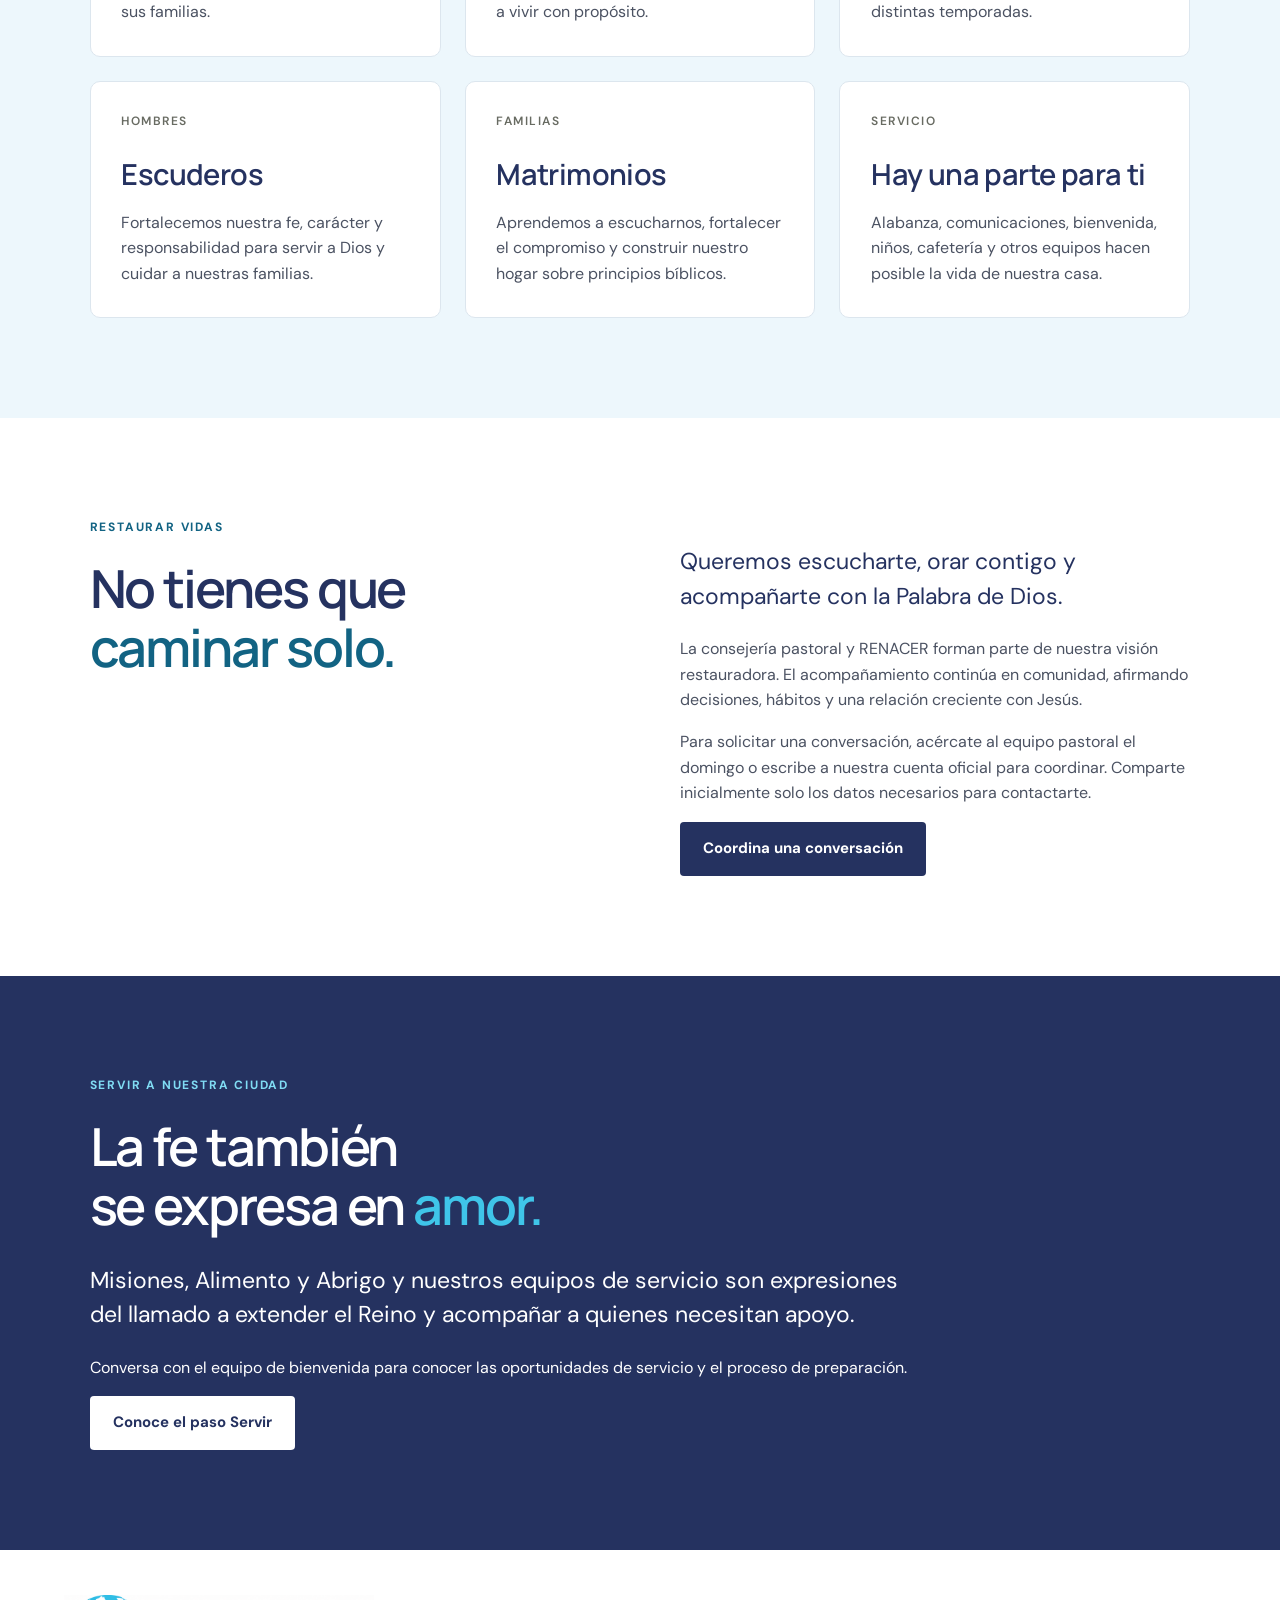
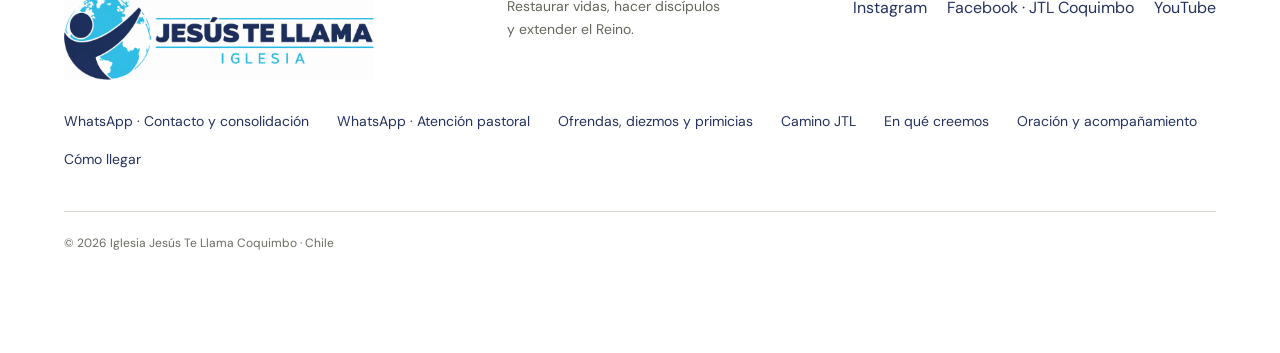
<file: conecta/index.html>
<!doctype html><html lang="es"><head><meta charset="utf-8"><meta name="viewport" content="width=device-width,initial-scale=1"><title>Conecta · JTL Coquimbo</title><meta name="description" content="JTL Coquimbo · Porvenir Alto 42. Domingo 1 de noviembre de 2026: 11:00 h. Desde el 8 de noviembre de 2026: servicios a las 10:00 y 12:00 h. Juntos hacemos familia."><meta name="theme-color" content="#253260"><link rel="icon" href="/logo.png"><link rel="stylesheet" href="/styles.css"></head><body><a class="skip" href="#contenido">Ir al contenido</a><header><a class="brand brand-horizontal" href="/" aria-label="Jesús Te Llama Iglesia, Coquimbo — inicio"><span class="logo-frame"><img src="/logo-horizontal.png" width="2048" height="683" alt="Jesús Te Llama Iglesia"></span></a><button class="menu" aria-expanded="false" aria-controls="nav">Menú ☰</button><nav id="nav" aria-label="Navegación principal"><a href="/soy-nuevo/">Soy nuevo</a><a href="/nuestra-casa/">Nuestra casa</a><a href="/conecta/" aria-current="page">Conecta</a><a href="/mensajes/">Mensajes</a><a href="/agenda/">Agenda</a><a href="/aportes/">Aportes</a><a class="nav-cta" href="/soy-nuevo/#visitanos">Visítanos</a></nav></header><main id="contenido"><section class="page-intro"><p class="eyebrow">COMPARTIR LA VIDA</p><h1>Crecer juntos<br><em>lo cambia todo.</em></h1><p class="lead">Una comunidad para pertenecer, aprender de Jesús y acompañarnos en cada etapa.</p></section><section class="section family" id="grupos"><div><p class="eyebrow orange">GDC · GRUPOS DE DISCIPULADO Y CONEXIÓN</p><h2>Más que una reunión.<br><em>Personas que cuidan.</em></h2></div><div class="family-copy"><p class="lead">Nuestros GDC son pequeñas comunidades donde compartimos la vida y crecemos en la fe.</p><p>Nos reunimos habitualmente cada quince días. Hay grupos de hombres, mujeres, jóvenes y mixtos. Conversamos sobre la Biblia, compartimos nuestras experiencias y oramos unos por otros.</p><p>El cuidado continúa entre encuentros: queremos que cada persona sea conocida, acompañada y animada a dar su siguiente paso.</p><p><strong>Para integrarte:</strong> acércate al equipo de bienvenida o escríbenos. Te orientaremos según tu etapa de vida, sector y disponibilidad.</p><a class="button dark" href="https://wa.me/56989343928?text=Hola%2C%20vengo%20de%20la%20web%20de%20JTL%20Coquimbo.%20Consulta%20por%20un%20GDC." target="_blank" rel="noopener noreferrer">Consulta por un GDC</a></div></section><section class="section groups"><p class="eyebrow orange">UNA CASA PARA CADA GENERACIÓN</p><h2>Encuentra tu<br><em>lugar en familia.</em></h2><div class="group-grid"><article class="group-card"><span class="card-number">NIÑEZ</span><h3>JTLKIDS</h3><p>Acompañamos a los niños a conocer a Jesús y crecer en su Palabra, junto a sus familias.</p></article><article class="group-card"><span class="card-number">JUVENTUD</span><h3>AVIVADOS</h3><p>Un espacio para desarrollar una fe propia, construir amistades y aprender a vivir con propósito.</p></article><article class="group-card"><span class="card-number">MUJERES</span><h3>Mujer Excepcional</h3><p>Crecemos juntas en identidad, fe y relaciones, acompañándonos en las distintas temporadas.</p></article><article class="group-card"><span class="card-number">HOMBRES</span><h3>Escuderos</h3><p>Fortalecemos nuestra fe, carácter y responsabilidad para servir a Dios y cuidar a nuestras familias.</p></article><article class="group-card"><span class="card-number">FAMILIAS</span><h3>Matrimonios</h3><p>Aprendemos a escucharnos, fortalecer el compromiso y construir nuestro hogar sobre principios bíblicos.</p></article><article class="group-card"><span class="card-number">SERVICIO</span><h3>Hay una parte para ti</h3><p>Alabanza, comunicaciones, bienvenida, niños, cafetería y otros equipos hacen posible la vida de nuestra casa.</p></article></div></section><section class="section family" id="acompanamiento"><div><p class="eyebrow orange">RESTAURAR VIDAS</p><h2>No tienes que<br><em>caminar solo.</em></h2></div><div class="family-copy"><p class="lead">Queremos escucharte, orar contigo y acompañarte con la Palabra de Dios.</p><p>La consejería pastoral y RENACER forman parte de nuestra visión restauradora. El acompañamiento continúa en comunidad, afirmando decisiones, hábitos y una relación creciente con Jesús.</p><p>Para solicitar una conversación, acércate al equipo pastoral el domingo o escribe a nuestra cuenta oficial para coordinar. Comparte inicialmente solo los datos necesarios para contactarte.</p><a class="button dark" href="https://wa.me/56989343928?text=Hola%2C%20vengo%20de%20la%20web%20de%20JTL%20Coquimbo.%20Coordina%20una%20conversaci%C3%B3n." target="_blank" rel="noopener noreferrer">Coordina una conversación</a></div></section><section class="section path"><p class="eyebrow">SERVIR A NUESTRA CIUDAD</p><h2>La fe también<br>se expresa en <em>amor.</em></h2><p class="lead narrow">Misiones, Alimento y Abrigo y nuestros equipos de servicio son expresiones del llamado a extender el Reino y acompañar a quienes necesitan apoyo.</p><p>Conversa con el equipo de bienvenida para conocer las oportunidades de servicio y el proceso de preparación.</p><a class="button light" href="/camino-jtl/">Conoce el paso Servir</a></section></main><footer><a class="brand brand-horizontal" href="/" aria-label="Jesús Te Llama Iglesia, Coquimbo — inicio"><span class="logo-frame"><img src="/logo-horizontal.png" width="2048" height="683" alt="Jesús Te Llama Iglesia"></span></a><p>Restaurar vidas, hacer discípulos<br>y extender el Reino.</p><div class="social-links" aria-label="Redes oficiales"><a href="https://www.instagram.com/jtl_coquimbo/" target="_blank" rel="noopener noreferrer">Instagram</a><a href="https://www.facebook.com/jtl.coquimbo/" target="_blank" rel="noopener noreferrer">Facebook · JTL Coquimbo</a><a href="https://www.youtube.com/@jtl.coquimbo" target="_blank" rel="noopener noreferrer">YouTube</a></div><div class="footer-links"><a href="https://wa.me/56989343928" target="_blank" rel="noopener noreferrer">WhatsApp · Contacto y consolidación</a><a href="https://wa.me/56974996033" target="_blank" rel="noopener noreferrer">WhatsApp · Atención pastoral</a><a href="/aportes/">Ofrendas, diezmos y primicias</a><a href="/camino-jtl/">Camino JTL</a><a href="/nuestra-casa/#creemos">En qué creemos</a><a href="/conecta/#acompanamiento">Oración y acompañamiento</a><a href="/soy-nuevo/#visitanos">Cómo llegar</a></div><span class="copyright">© 2026 Iglesia Jesús Te Llama Coquimbo · Chile</span></footer><script src="/main.js"></script><button class="jtl-wa-launch" id="jtl-wa-open" type="button" aria-haspopup="dialog">WhatsApp · Hablemos</button>
<dialog class="jtl-wa-dialog" id="jtl-wa-dialog" aria-labelledby="jtl-wa-title"><button type="button" class="jtl-wa-close" id="jtl-wa-close" aria-label="Cerrar">×</button><h2 id="jtl-wa-title">Estamos para acompañarte</h2><p><strong>Contacto y consolidación</strong><br><a href="https://wa.me/56989343928" target="_blank" rel="noopener noreferrer">+56 9 8934 3928</a></p><div class="jtl-wa-options" id="jtl-wa-options"><a href="https://wa.me/56989343928?text=Hola%2C%20quiero%20visitar%20JTL%20Coquimbo." target="_blank" rel="noopener noreferrer">Quiero visitar la iglesia</a><a href="https://wa.me/56989343928?text=Hola%2C%20quisiera%20conocer%20los%20GDC%20de%20JTL%20Coquimbo." target="_blank" rel="noopener noreferrer">Quiero conocer un GDC</a><a href="https://wa.me/56989343928?text=Hola%2C%20quisiera%20pedir%20oraci%C3%B3n." target="_blank" rel="noopener noreferrer">Quiero pedir oración</a><a href="https://wa.me/56989343928?text=Hola%2C%20quisiera%20consultar%20por%20horarios%20y%20actividades%20de%20JTL%20Coquimbo." target="_blank" rel="noopener noreferrer">Horarios y actividades</a></div><div class="jtl-pastoral"><h3>Atención pastoral</h3><p>Si atraviesas una situación compleja y necesitas conversar en privado, escríbenos a este segundo contacto.</p><a class="jtl-pastoral-link" href="https://wa.me/56974996033?text=Hola%2C%20quisiera%20coordinar%20una%20conversaci%C3%B3n%20privada%20de%20atenci%C3%B3n%20pastoral." target="_blank" rel="noopener noreferrer">Atención pastoral · +56 9 7499 6033</a></div><small>Elige el contacto según lo que necesitas. No es necesario detallar una situación personal en el mensaje inicial.</small></dialog><script src="/contacto.js"></script></body></html>
</file>
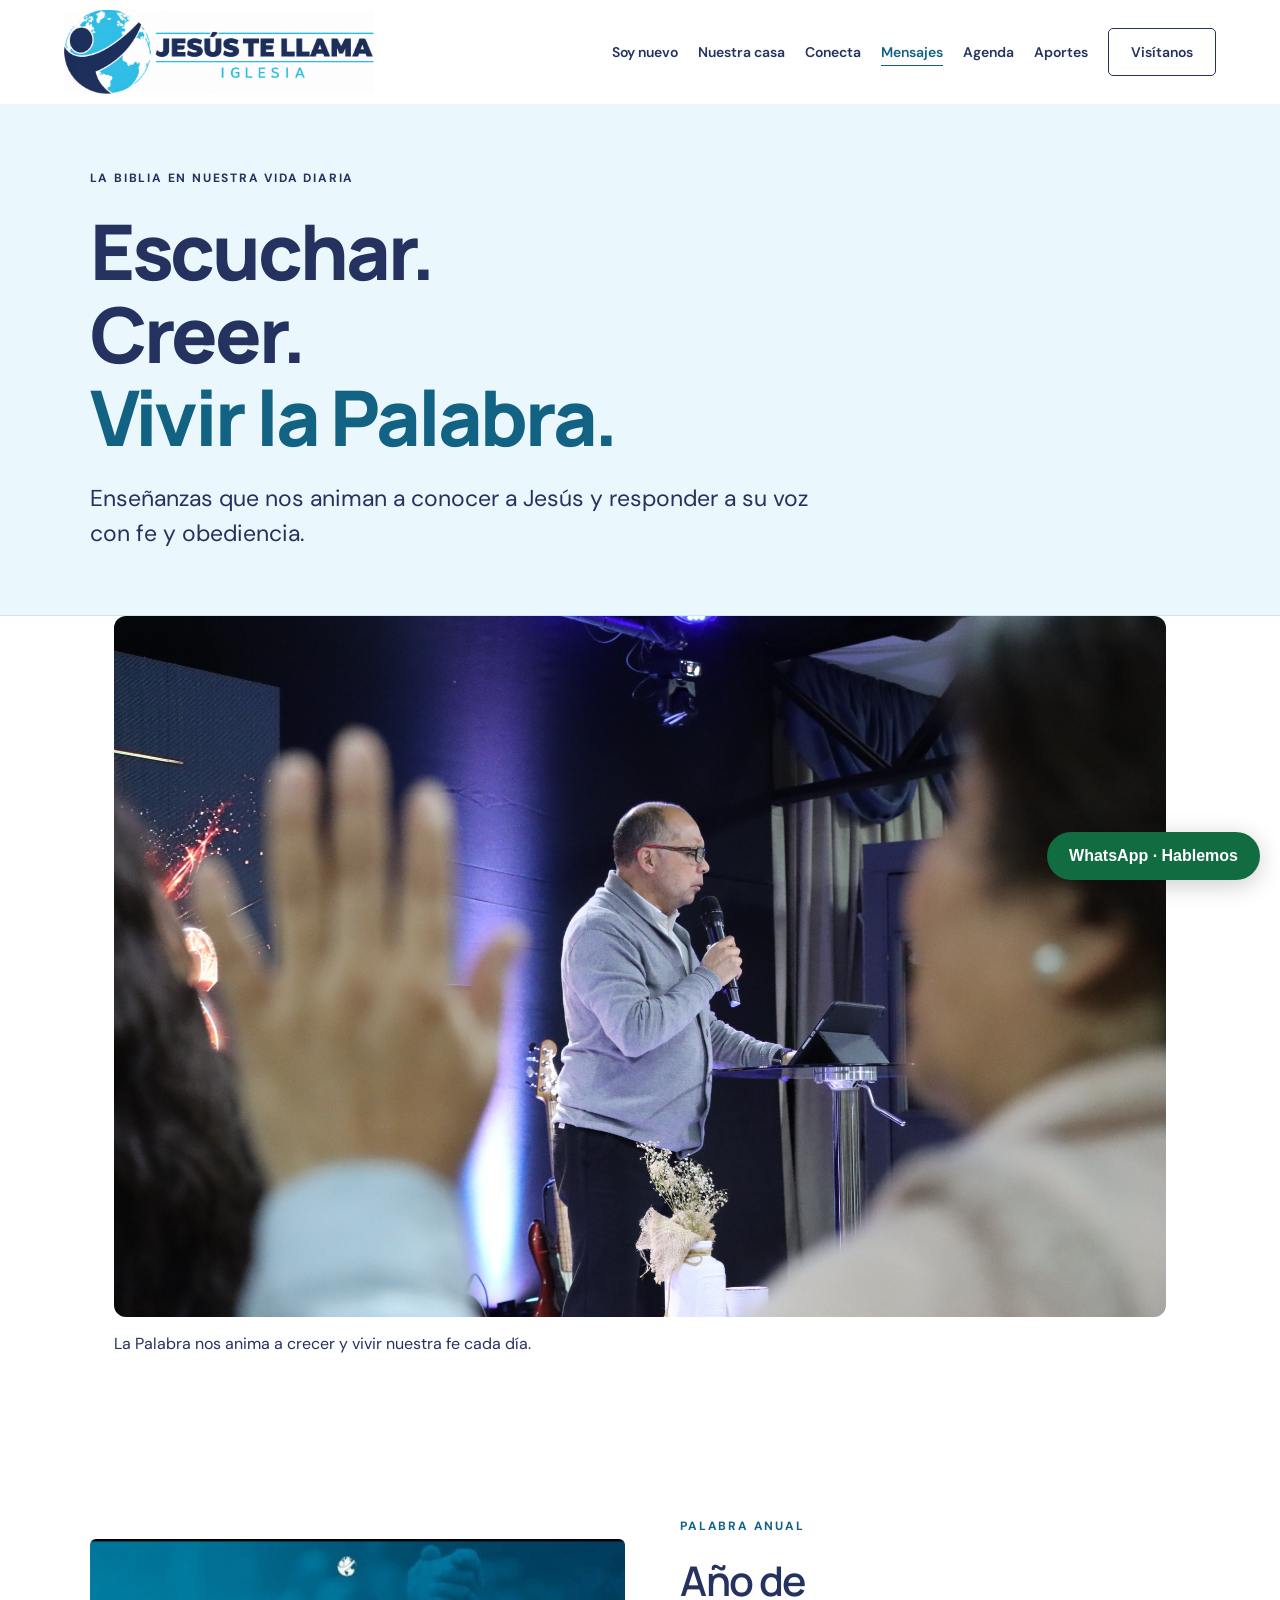
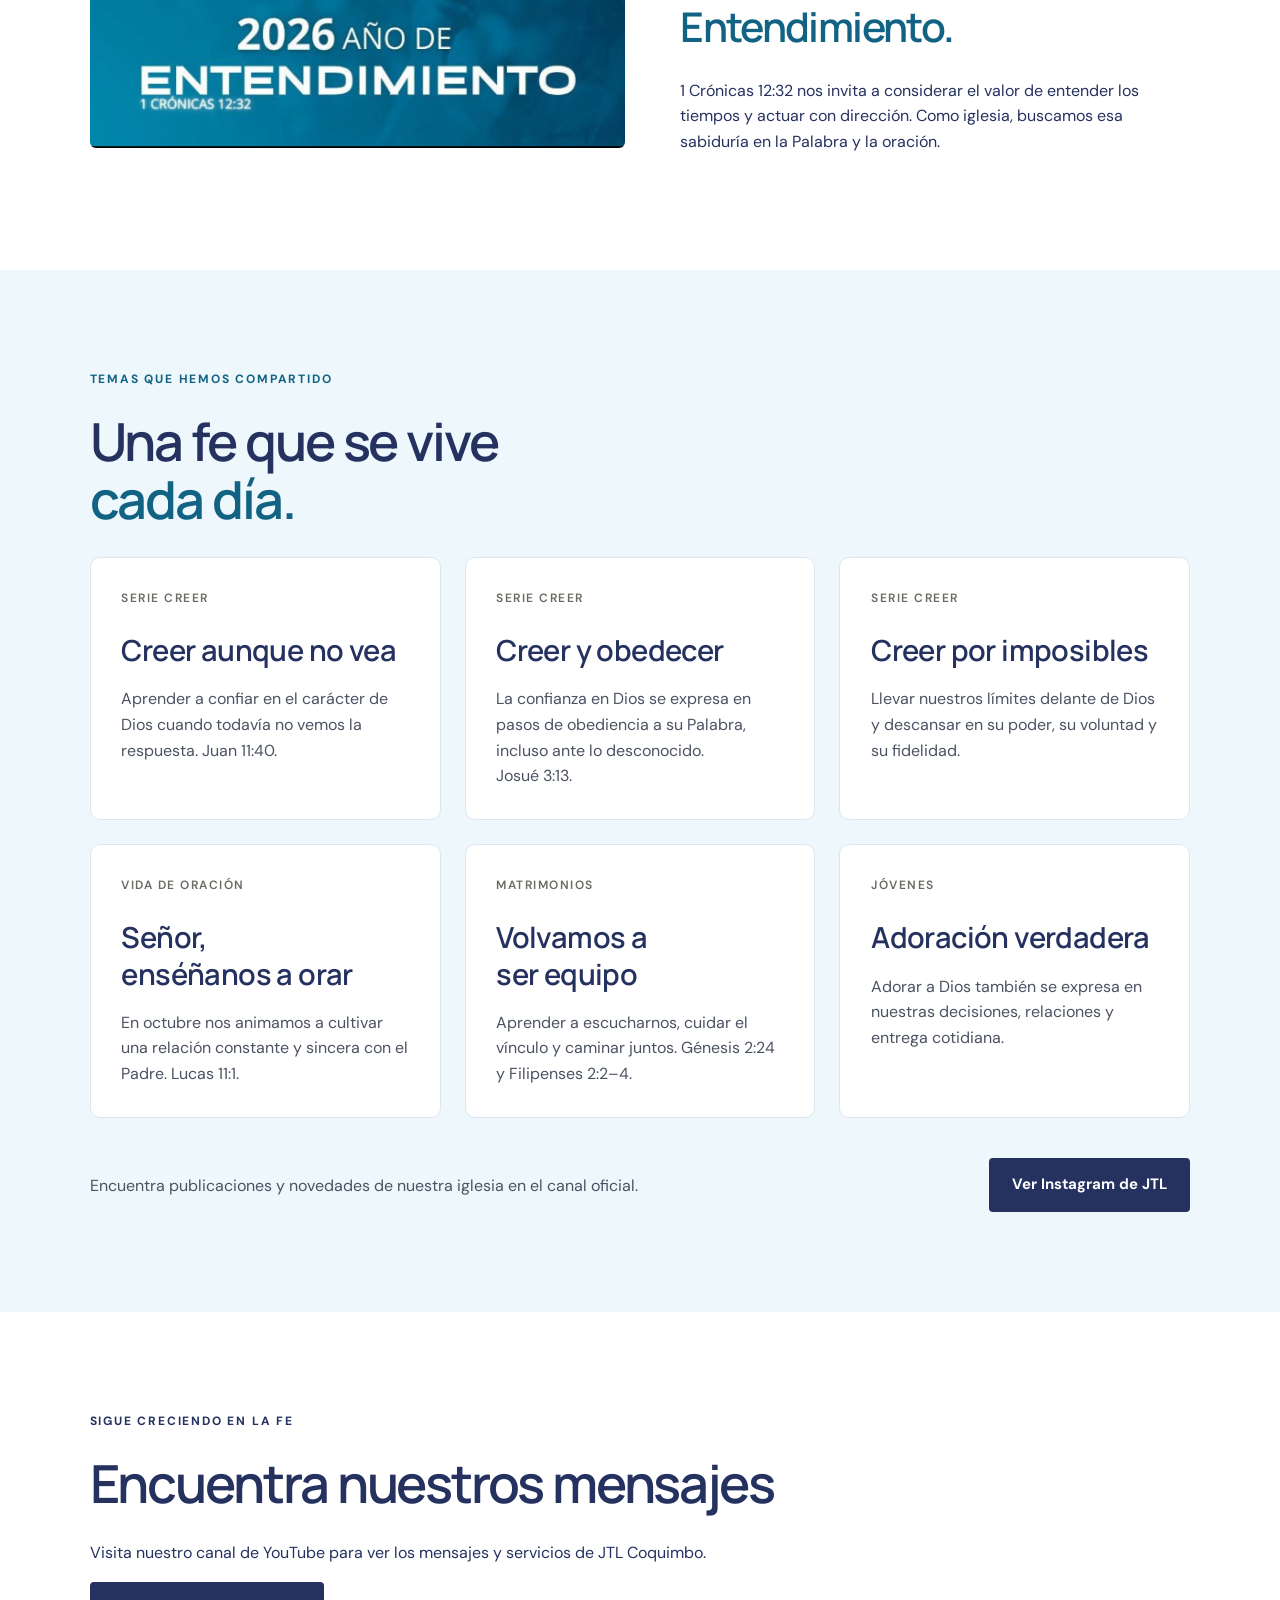
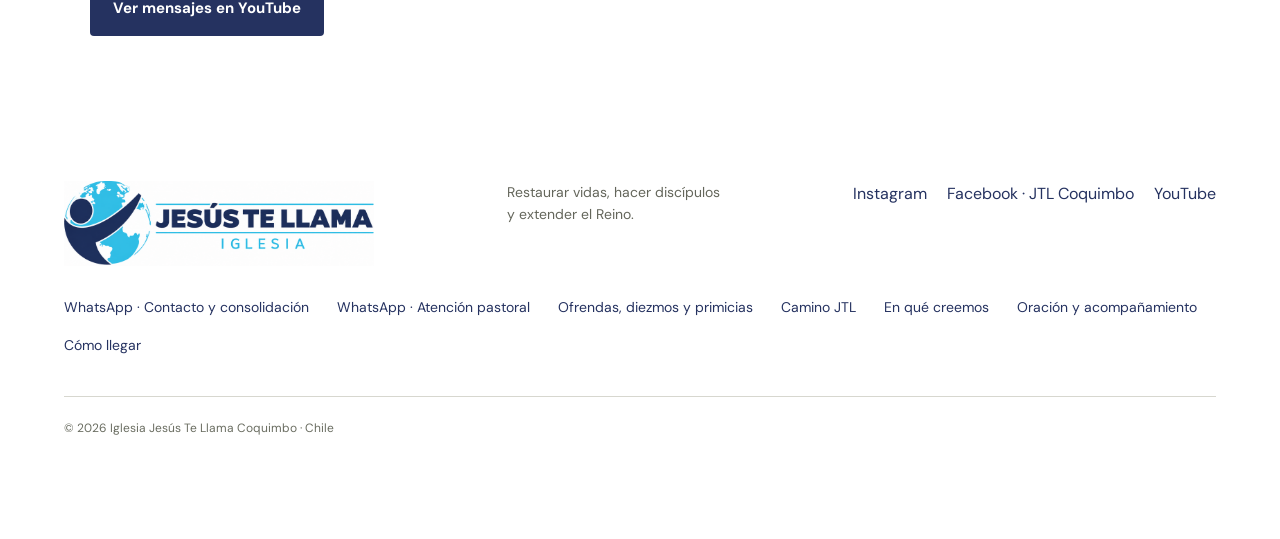
<file: mensajes/index.html>
<!doctype html><html lang="es"><head><meta charset="utf-8"><meta name="viewport" content="width=device-width,initial-scale=1"><title>Palabra para tu vida · JTL Coquimbo</title><meta name="description" content="JTL Coquimbo · Porvenir Alto 42. Domingo 1 de noviembre de 2026: 11:00 h. Desde el 8 de noviembre de 2026: servicios a las 10:00 y 12:00 h. Juntos hacemos familia."><meta name="theme-color" content="#253260"><link rel="icon" href="/logo.png"><link rel="stylesheet" href="/styles.css"></head><body><a class="skip" href="#contenido">Ir al contenido</a><header><a class="brand brand-horizontal" href="/" aria-label="Jesús Te Llama Iglesia, Coquimbo — inicio"><span class="logo-frame"><img src="/logo-horizontal.png" width="2048" height="683" alt="Jesús Te Llama Iglesia"></span></a><button class="menu" aria-expanded="false" aria-controls="nav">Menú ☰</button><nav id="nav" aria-label="Navegación principal"><a href="/soy-nuevo/">Soy nuevo</a><a href="/nuestra-casa/">Nuestra casa</a><a href="/conecta/">Conecta</a><a href="/mensajes/" aria-current="page">Mensajes</a><a href="/agenda/">Agenda</a><a href="/aportes/">Aportes</a><a class="nav-cta" href="/soy-nuevo/#visitanos">Visítanos</a></nav></header><main id="contenido"><section class="page-intro"><p class="eyebrow">LA BIBLIA EN NUESTRA VIDA DIARIA</p><h1>Escuchar.<br>Creer.<br><em>Vivir la Palabra.</em></h1><p class="lead">Enseñanzas que nos animan a conocer a Jesús y responder a su voz con fe y obediencia.</p></section><figure class="message-photo"><img src="/encendidos-palabra.jpg" width="1920" height="1280" alt="Enseñanza de la Palabra durante un encuentro de JTL Coquimbo" loading="lazy" decoding="async"><figcaption>La Palabra nos anima a crecer y vivir nuestra fe cada día.</figcaption></figure><section class="section annual"><img src="/entendimiento.jpg" alt="Proclama 2026: Año de Entendimiento. 1 Crónicas 12:32." loading="lazy"><div><p class="eyebrow orange">PALABRA ANUAL</p><h2>Año de<br><em>Entendimiento.</em></h2><p>1 Crónicas 12:32 nos invita a considerar el valor de entender los tiempos y actuar con dirección. Como iglesia, buscamos esa sabiduría en la Palabra y la oración.</p></div></section><section class="section groups"><p class="eyebrow orange">TEMAS QUE HEMOS COMPARTIDO</p><h2>Una fe que se vive<br><em>cada día.</em></h2><div class="group-grid"><article class="group-card"><span class="card-number">SERIE CREER</span><h3>Creer aunque no vea</h3><p>Aprender a confiar en el carácter de Dios cuando todavía no vemos la respuesta. Juan 11:40.</p></article><article class="group-card"><span class="card-number">SERIE CREER</span><h3>Creer y obedecer</h3><p>La confianza en Dios se expresa en pasos de obediencia a su Palabra, incluso ante lo desconocido. Josué 3:13.</p></article><article class="group-card"><span class="card-number">SERIE CREER</span><h3>Creer por imposibles</h3><p>Llevar nuestros límites delante de Dios y descansar en su poder, su voluntad y su fidelidad.</p></article><article class="group-card"><span class="card-number">VIDA DE ORACIÓN</span><h3>Señor, enséñanos a orar</h3><p>En octubre nos animamos a cultivar una relación constante y sincera con el Padre. Lucas 11:1.</p></article><article class="group-card"><span class="card-number">MATRIMONIOS</span><h3>Volvamos a ser equipo</h3><p>Aprender a escucharnos, cuidar el vínculo y caminar juntos. Génesis 2:24 y Filipenses 2:2–4.</p></article><article class="group-card"><span class="card-number">JÓVENES</span><h3>Adoración verdadera</h3><p>Adorar a Dios también se expresa en nuestras decisiones, relaciones y entrega cotidiana.</p></article></div><div class="group-invite"><p>Encuentra publicaciones y novedades de nuestra iglesia en el canal oficial.</p><a class="button dark" href="https://www.instagram.com/jtl_coquimbo/">Ver Instagram de JTL</a></div></section><section class="section"><p class="eyebrow">SIGUE CRECIENDO EN LA FE</p><h2>Encuentra nuestros mensajes</h2><p>Visita nuestro canal de YouTube para ver los mensajes y servicios de JTL Coquimbo.</p><a class="button dark" href="https://www.youtube.com/@jtl.coquimbo" target="_blank" rel="noopener noreferrer">Ver mensajes en YouTube</a></section></main><footer><a class="brand brand-horizontal" href="/" aria-label="Jesús Te Llama Iglesia, Coquimbo — inicio"><span class="logo-frame"><img src="/logo-horizontal.png" width="2048" height="683" alt="Jesús Te Llama Iglesia"></span></a><p>Restaurar vidas, hacer discípulos<br>y extender el Reino.</p><div class="social-links" aria-label="Redes oficiales"><a href="https://www.instagram.com/jtl_coquimbo/" target="_blank" rel="noopener noreferrer">Instagram</a><a href="https://www.facebook.com/jtl.coquimbo/" target="_blank" rel="noopener noreferrer">Facebook · JTL Coquimbo</a><a href="https://www.youtube.com/@jtl.coquimbo" target="_blank" rel="noopener noreferrer">YouTube</a></div><div class="footer-links"><a href="https://wa.me/56989343928" target="_blank" rel="noopener noreferrer">WhatsApp · Contacto y consolidación</a><a href="https://wa.me/56974996033" target="_blank" rel="noopener noreferrer">WhatsApp · Atención pastoral</a><a href="/aportes/">Ofrendas, diezmos y primicias</a><a href="/camino-jtl/">Camino JTL</a><a href="/nuestra-casa/#creemos">En qué creemos</a><a href="/conecta/#acompanamiento">Oración y acompañamiento</a><a href="/soy-nuevo/#visitanos">Cómo llegar</a></div><span class="copyright">© 2026 Iglesia Jesús Te Llama Coquimbo · Chile</span></footer><script src="/main.js"></script><button class="jtl-wa-launch" id="jtl-wa-open" type="button" aria-haspopup="dialog">WhatsApp · Hablemos</button>
<dialog class="jtl-wa-dialog" id="jtl-wa-dialog" aria-labelledby="jtl-wa-title"><button type="button" class="jtl-wa-close" id="jtl-wa-close" aria-label="Cerrar">×</button><h2 id="jtl-wa-title">Estamos para acompañarte</h2><p><strong>Contacto y consolidación</strong><br><a href="https://wa.me/56989343928" target="_blank" rel="noopener noreferrer">+56 9 8934 3928</a></p><div class="jtl-wa-options" id="jtl-wa-options"><a href="https://wa.me/56989343928?text=Hola%2C%20quiero%20visitar%20JTL%20Coquimbo." target="_blank" rel="noopener noreferrer">Quiero visitar la iglesia</a><a href="https://wa.me/56989343928?text=Hola%2C%20quisiera%20conocer%20los%20GDC%20de%20JTL%20Coquimbo." target="_blank" rel="noopener noreferrer">Quiero conocer un GDC</a><a href="https://wa.me/56989343928?text=Hola%2C%20quisiera%20pedir%20oraci%C3%B3n." target="_blank" rel="noopener noreferrer">Quiero pedir oración</a><a href="https://wa.me/56989343928?text=Hola%2C%20quisiera%20consultar%20por%20horarios%20y%20actividades%20de%20JTL%20Coquimbo." target="_blank" rel="noopener noreferrer">Horarios y actividades</a></div><div class="jtl-pastoral"><h3>Atención pastoral</h3><p>Si atraviesas una situación compleja y necesitas conversar en privado, escríbenos a este segundo contacto.</p><a class="jtl-pastoral-link" href="https://wa.me/56974996033?text=Hola%2C%20quisiera%20coordinar%20una%20conversaci%C3%B3n%20privada%20de%20atenci%C3%B3n%20pastoral." target="_blank" rel="noopener noreferrer">Atención pastoral · +56 9 7499 6033</a></div><small>Elige el contacto según lo que necesitas. No es necesario detallar una situación personal en el mensaje inicial.</small></dialog><script src="/contacto.js"></script></body></html>
</file>
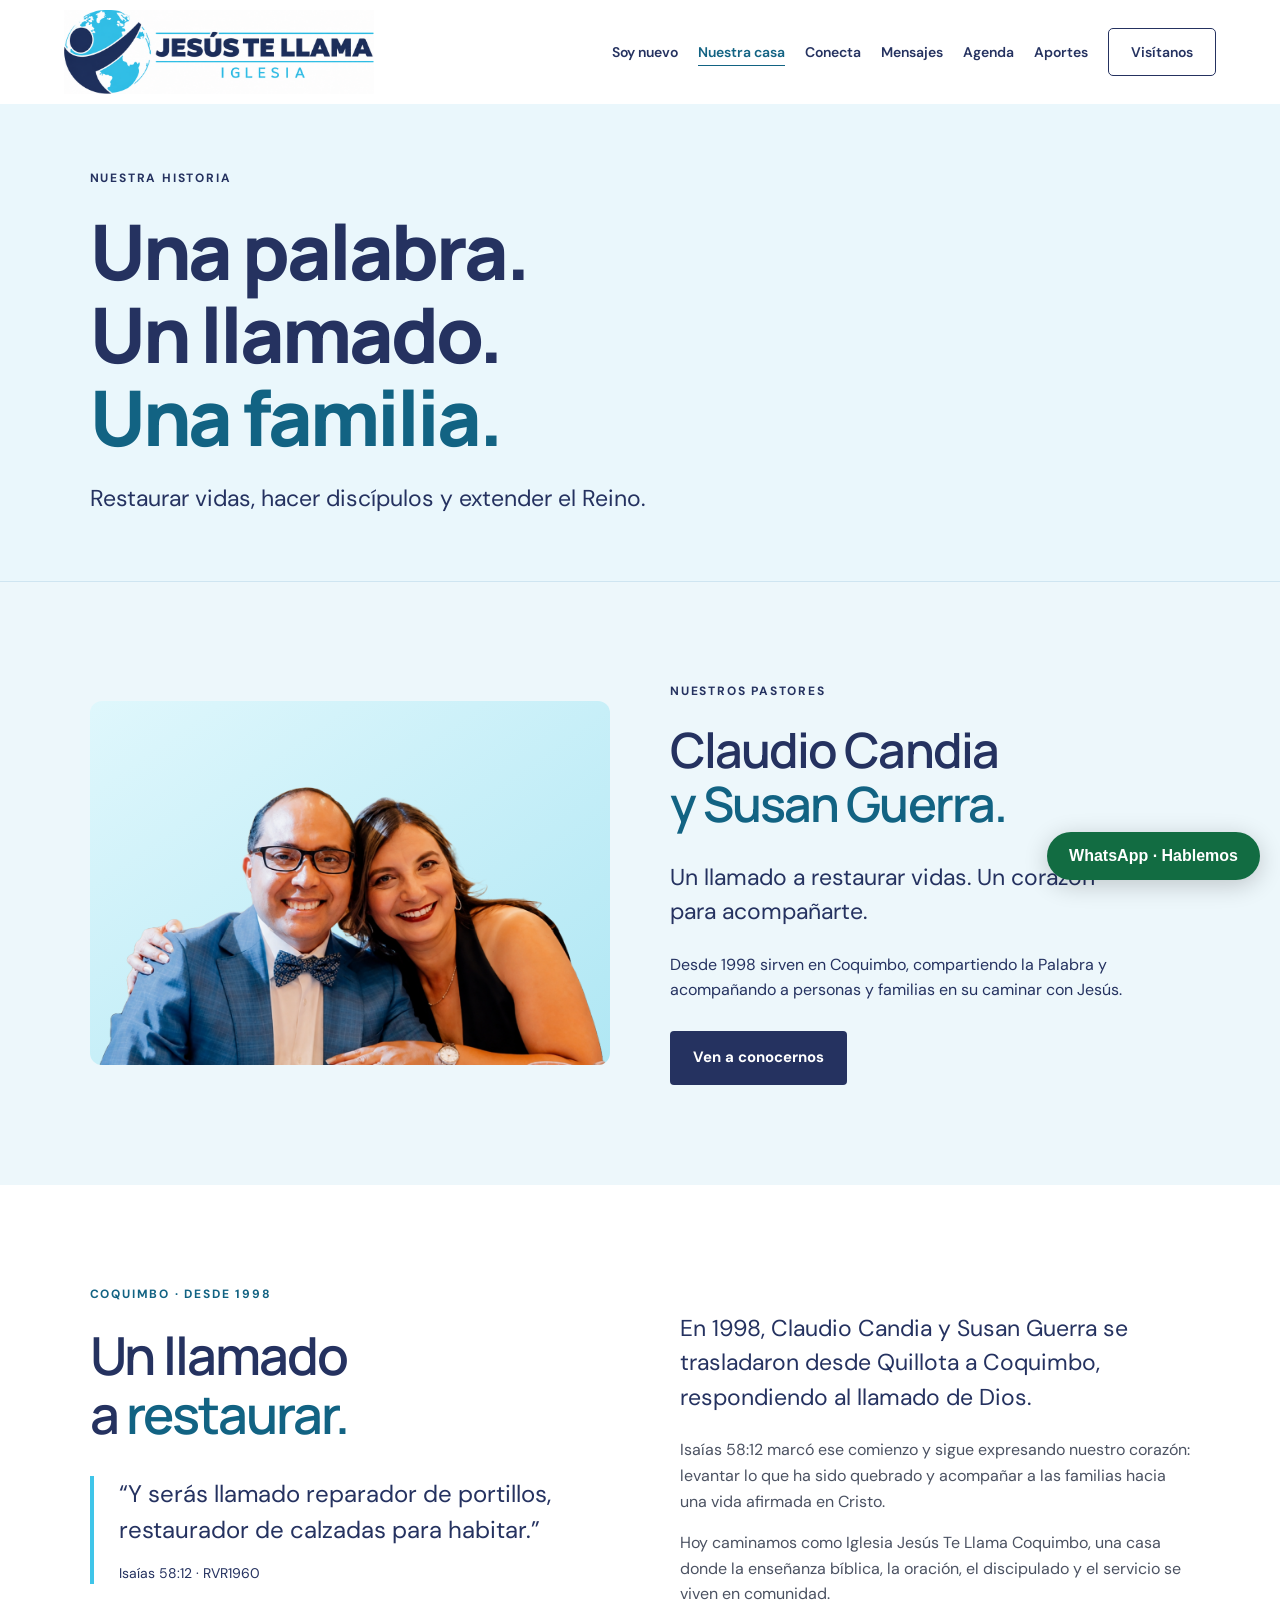
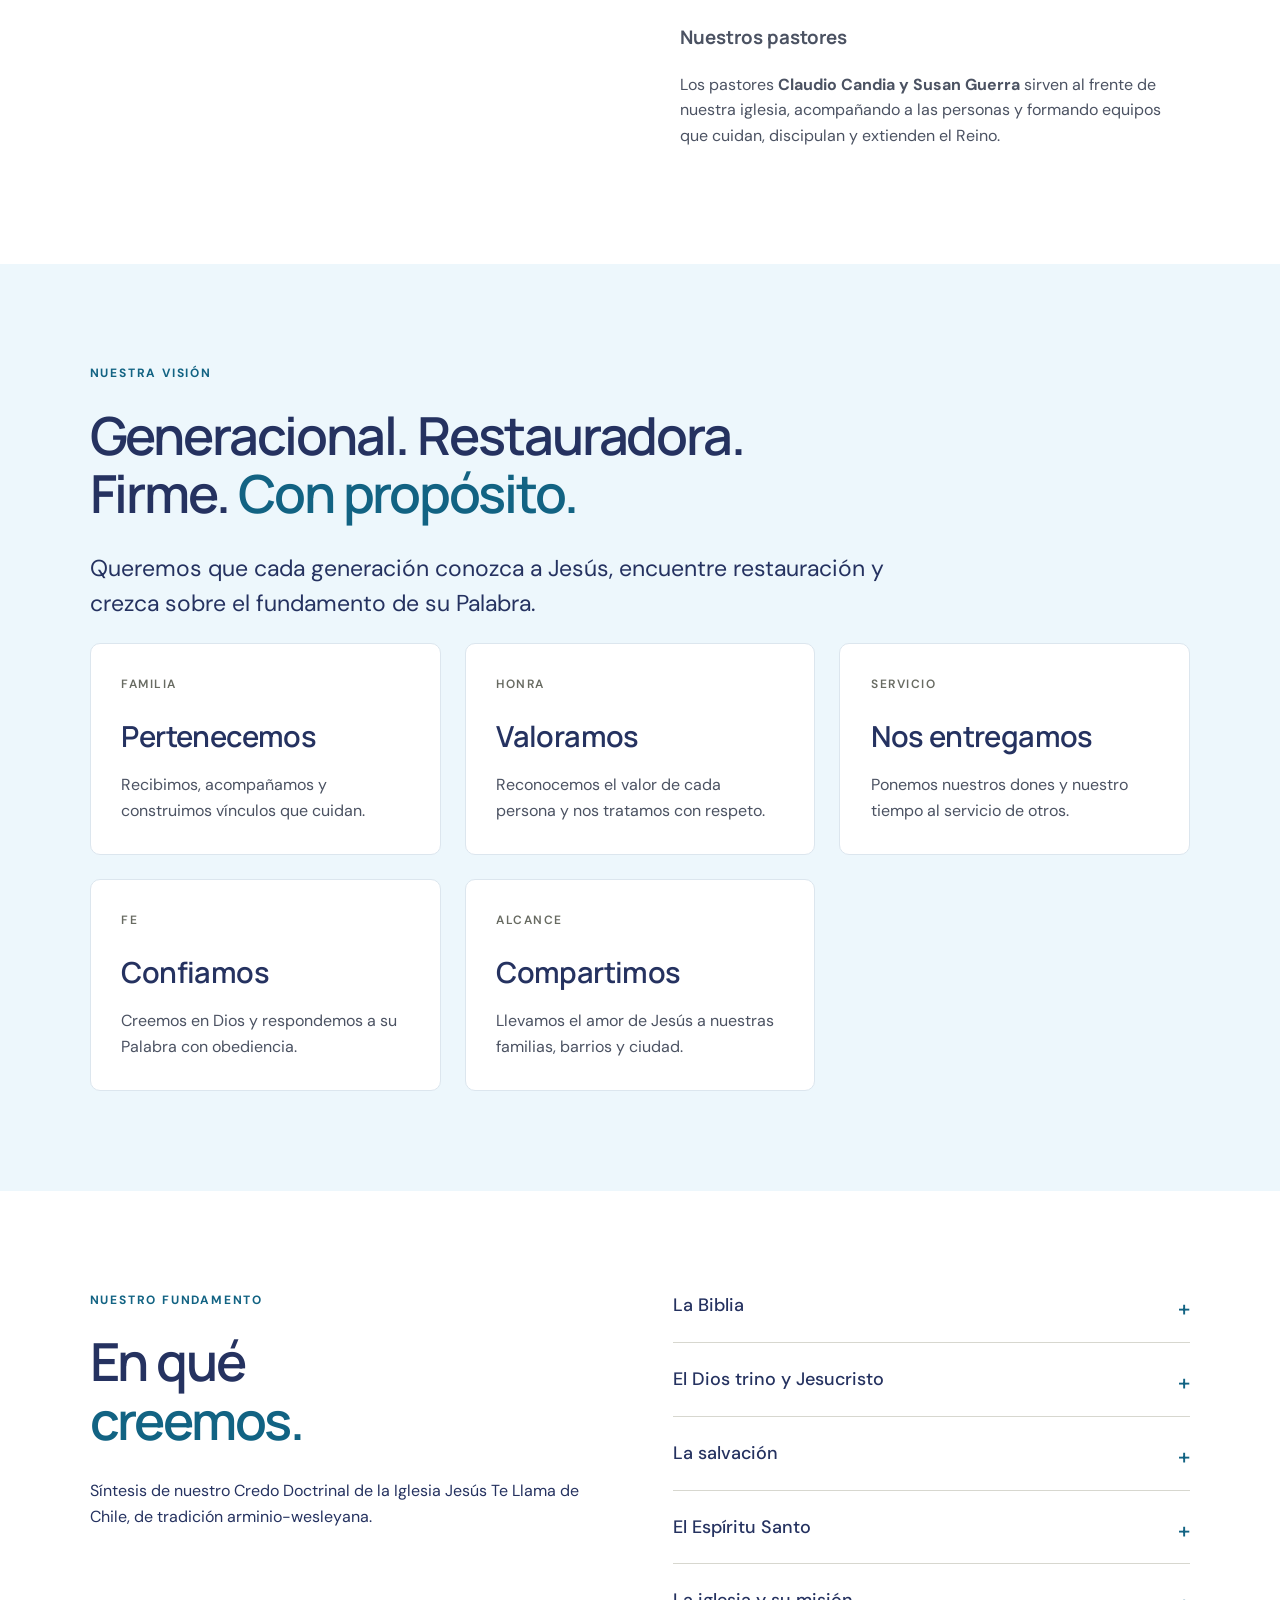
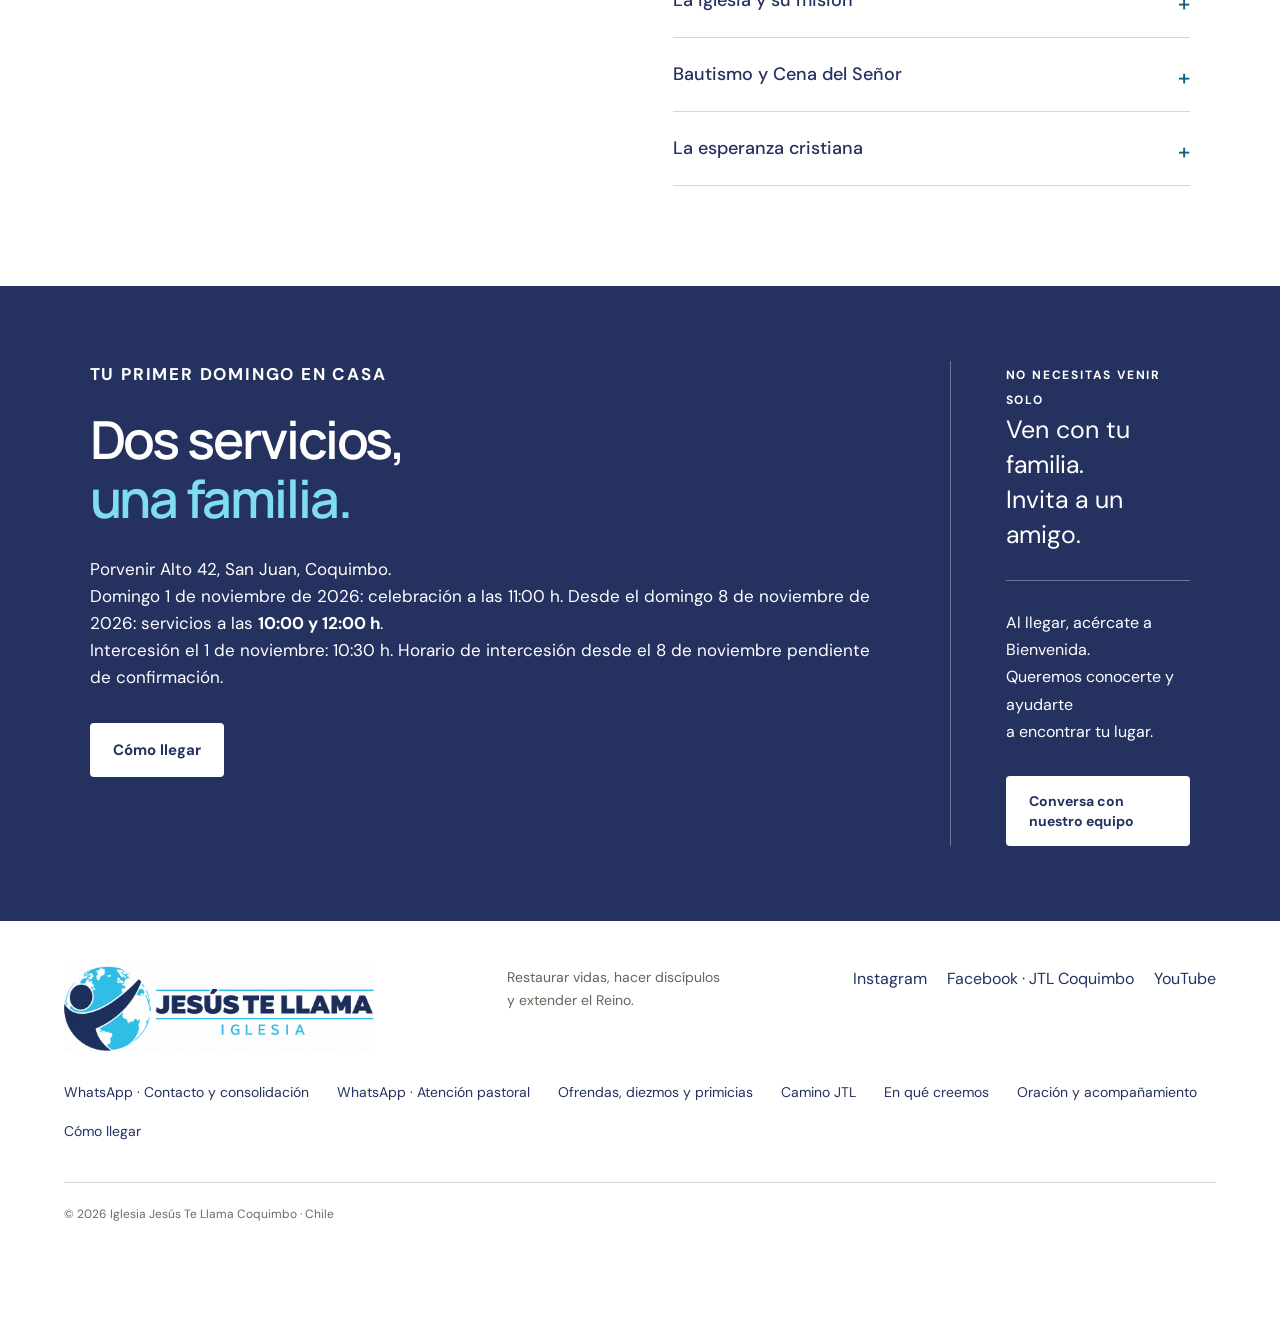
<file: nuestra-casa/index.html>
<!doctype html><html lang="es"><head><meta charset="utf-8"><meta name="viewport" content="width=device-width,initial-scale=1"><title>Nuestra casa · JTL Coquimbo</title><meta name="description" content="JTL Coquimbo · Porvenir Alto 42. Domingo 1 de noviembre de 2026: 11:00 h. Desde el 8 de noviembre de 2026: servicios a las 10:00 y 12:00 h. Juntos hacemos familia."><meta name="theme-color" content="#253260"><link rel="icon" href="/logo.png"><link rel="stylesheet" href="/styles.css"></head><body><a class="skip" href="#contenido">Ir al contenido</a><header><a class="brand brand-horizontal" href="/" aria-label="Jesús Te Llama Iglesia, Coquimbo — inicio"><span class="logo-frame"><img src="/logo-horizontal.png" width="2048" height="683" alt="Jesús Te Llama Iglesia"></span></a><button class="menu" aria-expanded="false" aria-controls="nav">Menú ☰</button><nav id="nav" aria-label="Navegación principal"><a href="/soy-nuevo/">Soy nuevo</a><a href="/nuestra-casa/" aria-current="page">Nuestra casa</a><a href="/conecta/">Conecta</a><a href="/mensajes/">Mensajes</a><a href="/agenda/">Agenda</a><a href="/aportes/">Aportes</a><a class="nav-cta" href="/soy-nuevo/#visitanos">Visítanos</a></nav></header><main id="contenido"><section class="page-intro"><p class="eyebrow">NUESTRA HISTORIA</p><h1>Una palabra.<br>Un llamado.<br><em>Una familia.</em></h1><p class="lead">Restaurar vidas, hacer discípulos y extender el Reino.</p></section><section class="section pastors-section"><figure class="pastors-photo"><img src="/pastores-jtl.png" width="1265" height="887" alt="Pastores Claudio Candia y Susan Guerra" loading="lazy" decoding="async"></figure><div><p class="eyebrow">NUESTROS PASTORES</p><h2>Claudio Candia<br><em>y Susan Guerra.</em></h2><p class="lead">Un llamado a restaurar vidas. Un corazón para acompañarte.</p><p>Desde 1998 sirven en Coquimbo, compartiendo la Palabra y acompañando a personas y familias en su caminar con Jesús.</p><a class="button dark" href="/soy-nuevo/">Ven a conocernos</a></div></section><section class="section family"><div><p class="eyebrow orange">COQUIMBO · DESDE 1998</p><h2>Un llamado<br>a <em>restaurar.</em></h2><blockquote>“Y serás llamado reparador de portillos, restaurador de calzadas para habitar.”<cite>Isaías 58:12 · RVR1960</cite></blockquote></div><div class="family-copy"><p class="lead">En 1998, Claudio Candia y Susan Guerra se trasladaron desde Quillota a Coquimbo, respondiendo al llamado de Dios.</p><p>Isaías 58:12 marcó ese comienzo y sigue expresando nuestro corazón: levantar lo que ha sido quebrado y acompañar a las familias hacia una vida afirmada en Cristo.</p><p>Hoy caminamos como Iglesia Jesús Te Llama Coquimbo, una casa donde la enseñanza bíblica, la oración, el discipulado y el servicio se viven en comunidad.</p><h3>Nuestros pastores</h3><p>Los pastores <strong>Claudio Candia y Susan Guerra</strong> sirven al frente de nuestra iglesia, acompañando a las personas y formando equipos que cuidan, discipulan y extienden el Reino.</p></div></section><section class="section groups"><p class="eyebrow orange">NUESTRA VISIÓN</p><h2>Generacional. Restauradora.<br>Firme. <em>Con propósito.</em></h2><p class="lead narrow">Queremos que cada generación conozca a Jesús, encuentre restauración y crezca sobre el fundamento de su Palabra.</p><div class="group-grid"><article class="group-card"><span class="card-number">FAMILIA</span><h3>Pertenecemos</h3><p>Recibimos, acompañamos y construimos vínculos que cuidan.</p></article><article class="group-card"><span class="card-number">HONRA</span><h3>Valoramos</h3><p>Reconocemos el valor de cada persona y nos tratamos con respeto.</p></article><article class="group-card"><span class="card-number">SERVICIO</span><h3>Nos entregamos</h3><p>Ponemos nuestros dones y nuestro tiempo al servicio de otros.</p></article><article class="group-card"><span class="card-number">FE</span><h3>Confiamos</h3><p>Creemos en Dios y respondemos a su Palabra con obediencia.</p></article><article class="group-card"><span class="card-number">ALCANCE</span><h3>Compartimos</h3><p>Llevamos el amor de Jesús a nuestras familias, barrios y ciudad.</p></article></div></section><section class="section faq" id="creemos"><div><p class="eyebrow orange">NUESTRO FUNDAMENTO</p><h2>En qué<br><em>creemos.</em></h2><p>Síntesis de nuestro Credo Doctrinal de la Iglesia Jesús Te Llama de Chile, de tradición arminio-wesleyana.</p></div><div class="questions"><details><summary>La Biblia</summary><p>Creemos que los 66 libros de la Biblia son la Palabra de Dios inspirada y nuestra autoridad de fe y conducta.</p></details><details><summary>El Dios trino y Jesucristo</summary><p>Creemos en un solo Dios: Padre, Hijo y Espíritu Santo. Jesucristo, verdadero Hijo de Dios, murió por nuestros pecados, resucitó y es nuestro único mediador.</p></details><details><summary>La salvación</summary><p>Creemos en la salvación por la obra de Cristo y en la necesidad de responder a su gracia con fe y arrepentimiento, permaneciendo en Él.</p></details><details><summary>El Espíritu Santo</summary><p>Creemos en su obra que transforma, santifica y capacita para servir. Los dones espirituales continúan disponibles para la edificación de la iglesia.</p></details><details><summary>La iglesia y su misión</summary><p>Somos parte del cuerpo de Cristo, llamados a predicar el evangelio, hacer discípulos y expresar su compasión mediante obras de amor y servicio.</p></details><details><summary>Bautismo y Cena del Señor</summary><p>Celebramos el bautismo de creyentes como testimonio público de su conversión y la Cena del Señor en memoria de Jesús. Nuestra iglesia bautiza por inmersión, salvo situaciones excepcionales.</p></details><details><summary>La esperanza cristiana</summary><p>Creemos en el regreso visible de Jesucristo, la resurrección, el juicio y la vida eterna en Él.</p></details></div></section><section class="visit" id="visitanos"><div><p class="eyebrow">TU PRIMER DOMINGO EN CASA</p><h2>Dos servicios,<br><em>una familia.</em></h2><p>Porvenir Alto 42, San Juan, Coquimbo.<br>Domingo 1 de noviembre de 2026: celebración a las 11:00 h. Desde el domingo 8 de noviembre de 2026: servicios a las <strong>10:00 y 12:00 h</strong>.<br>Intercesión el 1 de noviembre: 10:30 h. Horario de intercesión desde el 8 de noviembre pendiente de confirmación.</p><a class="button light" href="https://www.google.com/maps/search/?api=1&query=Porvenir%20Alto%2042%2C%20Coquimbo%2C%20Chile">Cómo llegar</a></div><div class="visit-address"><span class="eyebrow">NO NECESITAS VENIR SOLO</span><p>Ven con tu familia.<br>Invita a un amigo.</p><hr><p class="small">Al llegar, acércate a Bienvenida.<br>Queremos conocerte y ayudarte<br>a encontrar tu lugar.</p><a class="button light" href="https://wa.me/56989343928?text=Hola%2C%20vengo%20de%20la%20web%20de%20JTL%20Coquimbo.%20Conversa%20con%20nuestro%20equipo." target="_blank" rel="noopener noreferrer">Conversa con nuestro equipo</a></div></section></main><footer><a class="brand brand-horizontal" href="/" aria-label="Jesús Te Llama Iglesia, Coquimbo — inicio"><span class="logo-frame"><img src="/logo-horizontal.png" width="2048" height="683" alt="Jesús Te Llama Iglesia"></span></a><p>Restaurar vidas, hacer discípulos<br>y extender el Reino.</p><div class="social-links" aria-label="Redes oficiales"><a href="https://www.instagram.com/jtl_coquimbo/" target="_blank" rel="noopener noreferrer">Instagram</a><a href="https://www.facebook.com/jtl.coquimbo/" target="_blank" rel="noopener noreferrer">Facebook · JTL Coquimbo</a><a href="https://www.youtube.com/@jtl.coquimbo" target="_blank" rel="noopener noreferrer">YouTube</a></div><div class="footer-links"><a href="https://wa.me/56989343928" target="_blank" rel="noopener noreferrer">WhatsApp · Contacto y consolidación</a><a href="https://wa.me/56974996033" target="_blank" rel="noopener noreferrer">WhatsApp · Atención pastoral</a><a href="/aportes/">Ofrendas, diezmos y primicias</a><a href="/camino-jtl/">Camino JTL</a><a href="/nuestra-casa/#creemos">En qué creemos</a><a href="/conecta/#acompanamiento">Oración y acompañamiento</a><a href="/soy-nuevo/#visitanos">Cómo llegar</a></div><span class="copyright">© 2026 Iglesia Jesús Te Llama Coquimbo · Chile</span></footer><script src="/main.js"></script><button class="jtl-wa-launch" id="jtl-wa-open" type="button" aria-haspopup="dialog">WhatsApp · Hablemos</button>
<dialog class="jtl-wa-dialog" id="jtl-wa-dialog" aria-labelledby="jtl-wa-title"><button type="button" class="jtl-wa-close" id="jtl-wa-close" aria-label="Cerrar">×</button><h2 id="jtl-wa-title">Estamos para acompañarte</h2><p><strong>Contacto y consolidación</strong><br><a href="https://wa.me/56989343928" target="_blank" rel="noopener noreferrer">+56 9 8934 3928</a></p><div class="jtl-wa-options" id="jtl-wa-options"><a href="https://wa.me/56989343928?text=Hola%2C%20quiero%20visitar%20JTL%20Coquimbo." target="_blank" rel="noopener noreferrer">Quiero visitar la iglesia</a><a href="https://wa.me/56989343928?text=Hola%2C%20quisiera%20conocer%20los%20GDC%20de%20JTL%20Coquimbo." target="_blank" rel="noopener noreferrer">Quiero conocer un GDC</a><a href="https://wa.me/56989343928?text=Hola%2C%20quisiera%20pedir%20oraci%C3%B3n." target="_blank" rel="noopener noreferrer">Quiero pedir oración</a><a href="https://wa.me/56989343928?text=Hola%2C%20quisiera%20consultar%20por%20horarios%20y%20actividades%20de%20JTL%20Coquimbo." target="_blank" rel="noopener noreferrer">Horarios y actividades</a></div><div class="jtl-pastoral"><h3>Atención pastoral</h3><p>Si atraviesas una situación compleja y necesitas conversar en privado, escríbenos a este segundo contacto.</p><a class="jtl-pastoral-link" href="https://wa.me/56974996033?text=Hola%2C%20quisiera%20coordinar%20una%20conversaci%C3%B3n%20privada%20de%20atenci%C3%B3n%20pastoral." target="_blank" rel="noopener noreferrer">Atención pastoral · +56 9 7499 6033</a></div><small>Elige el contacto según lo que necesitas. No es necesario detallar una situación personal en el mensaje inicial.</small></dialog><script src="/contacto.js"></script></body></html>
</file>
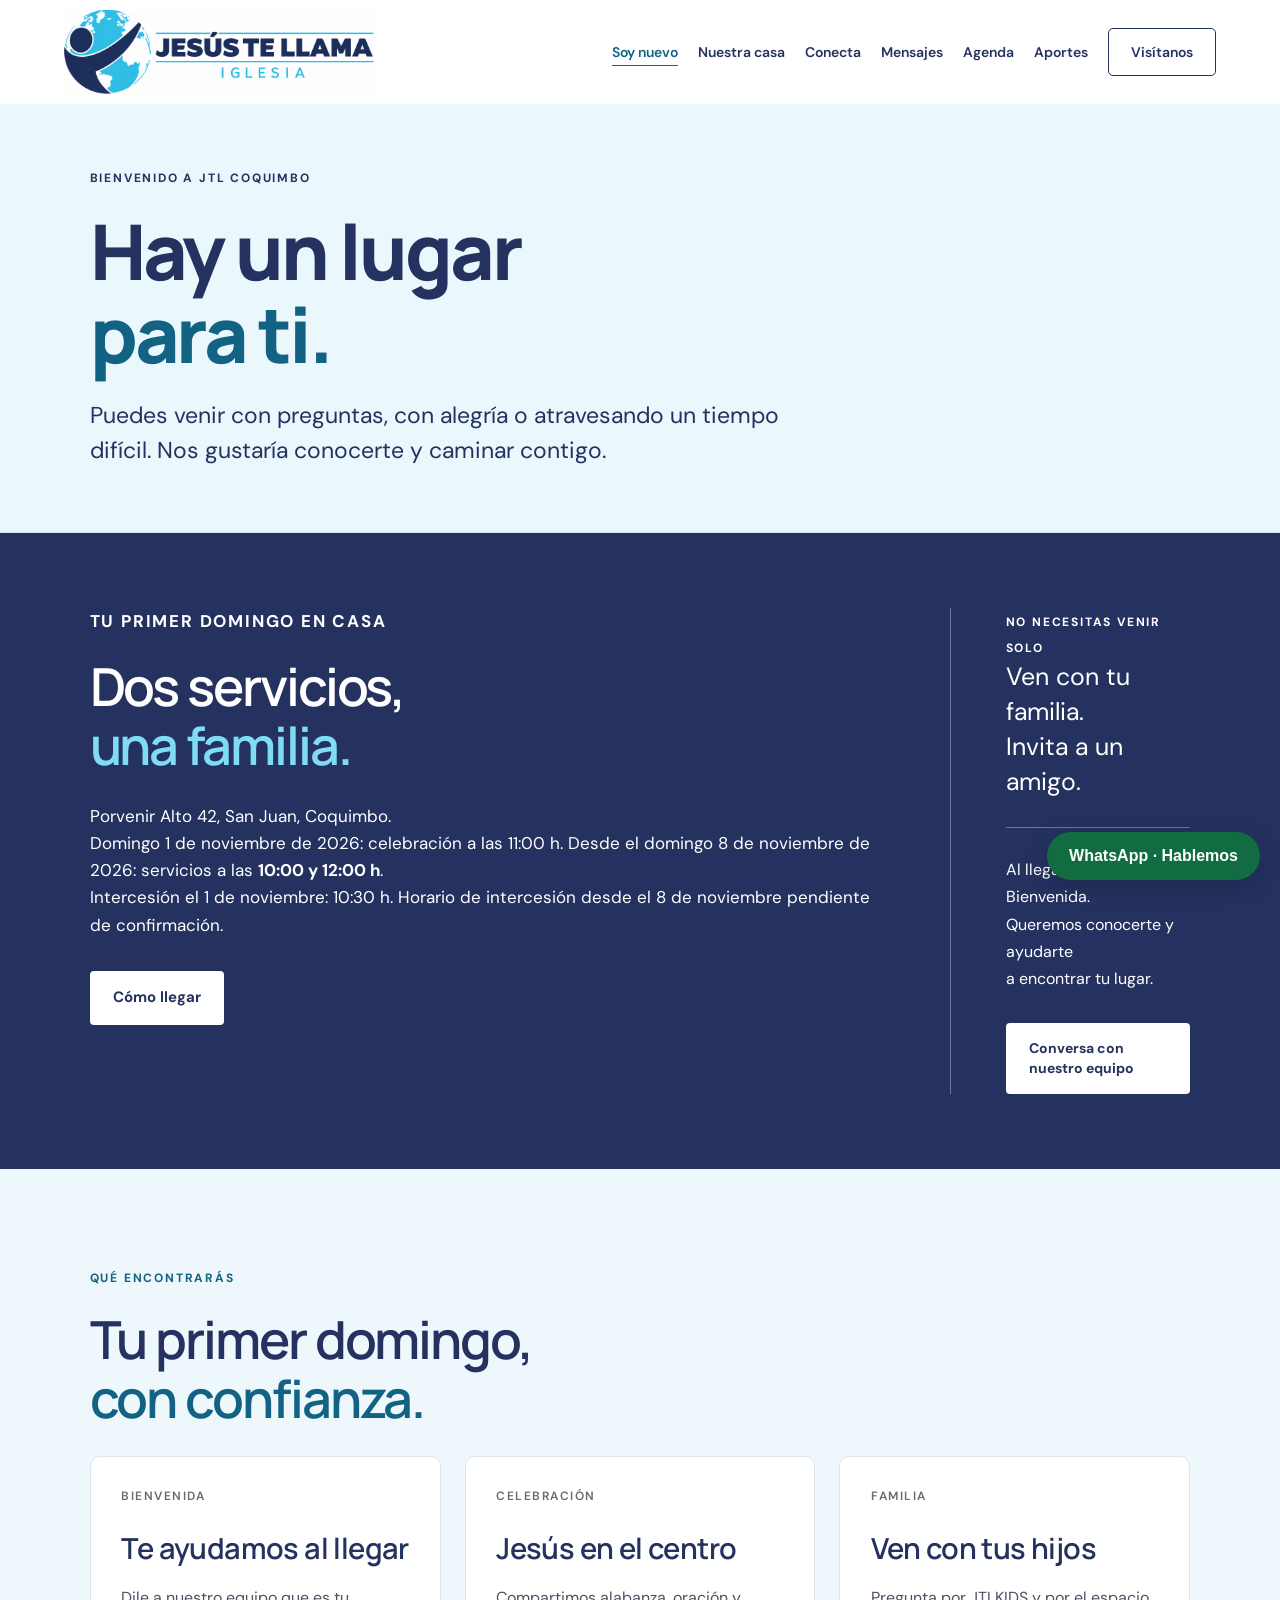
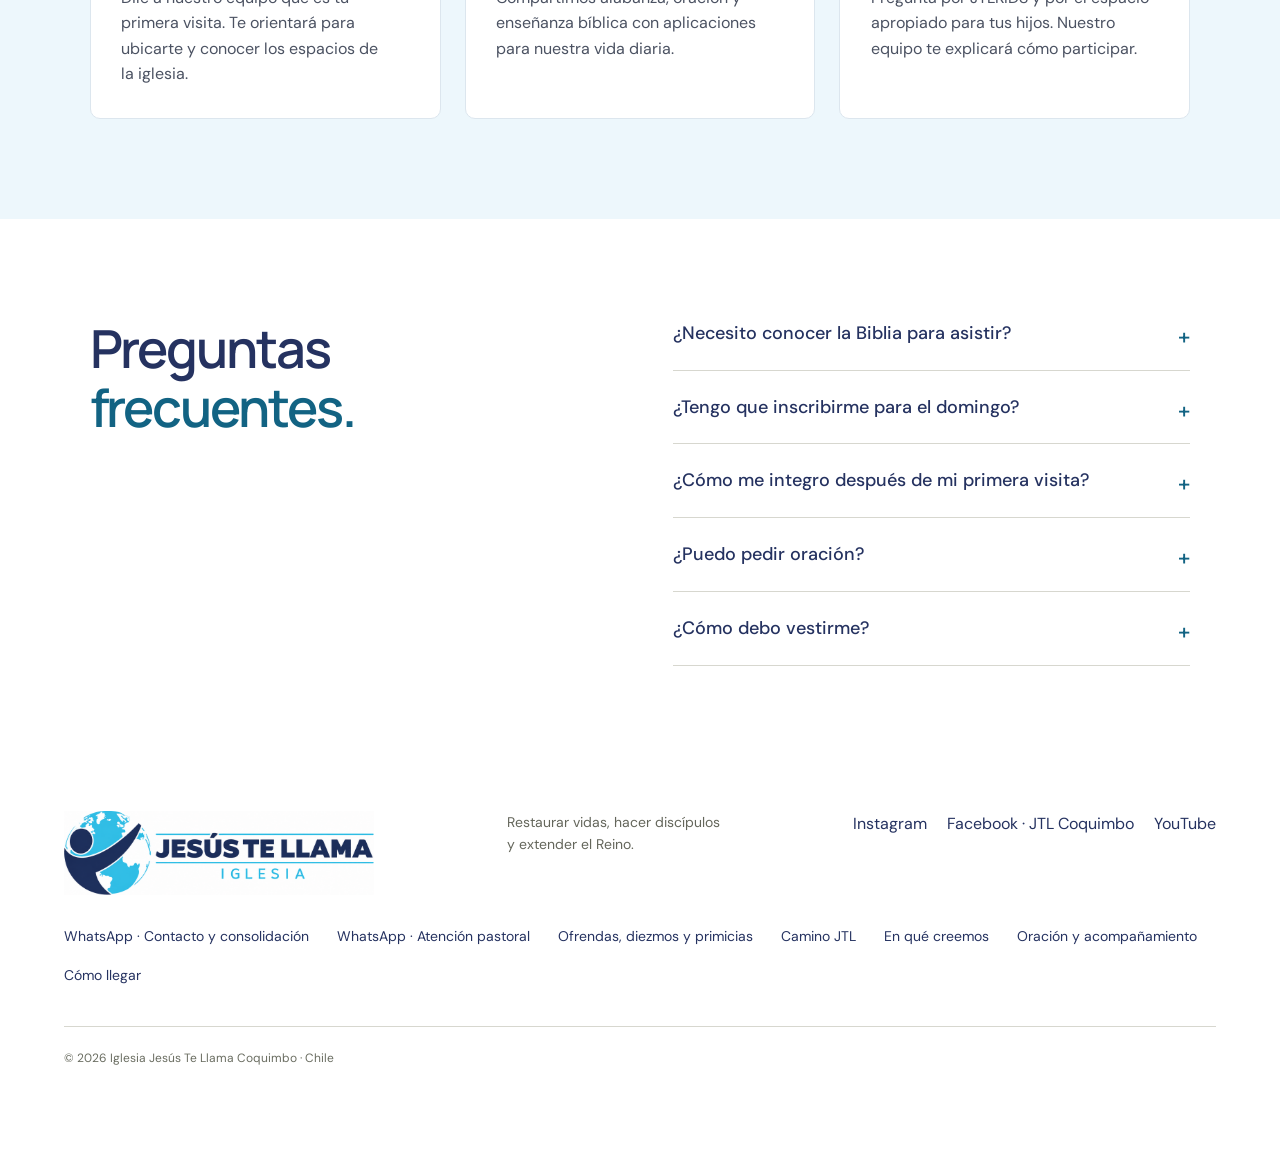
<file: soy-nuevo/index.html>
<!doctype html><html lang="es"><head><meta charset="utf-8"><meta name="viewport" content="width=device-width,initial-scale=1"><title>Soy nuevo · JTL Coquimbo</title><meta name="description" content="JTL Coquimbo · Porvenir Alto 42. Domingo 1 de noviembre de 2026: 11:00 h. Desde el 8 de noviembre de 2026: servicios a las 10:00 y 12:00 h. Juntos hacemos familia."><meta name="theme-color" content="#253260"><link rel="icon" href="/logo.png"><link rel="stylesheet" href="/styles.css"></head><body><a class="skip" href="#contenido">Ir al contenido</a><header><a class="brand brand-horizontal" href="/" aria-label="Jesús Te Llama Iglesia, Coquimbo — inicio"><span class="logo-frame"><img src="/logo-horizontal.png" width="2048" height="683" alt="Jesús Te Llama Iglesia"></span></a><button class="menu" aria-expanded="false" aria-controls="nav">Menú ☰</button><nav id="nav" aria-label="Navegación principal"><a href="/soy-nuevo/" aria-current="page">Soy nuevo</a><a href="/nuestra-casa/">Nuestra casa</a><a href="/conecta/">Conecta</a><a href="/mensajes/">Mensajes</a><a href="/agenda/">Agenda</a><a href="/aportes/">Aportes</a><a class="nav-cta" href="/soy-nuevo/#visitanos">Visítanos</a></nav></header><main id="contenido"><section class="page-intro"><p class="eyebrow">BIENVENIDO A JTL COQUIMBO</p><h1>Hay un lugar<br><em>para ti.</em></h1><p class="lead">Puedes venir con preguntas, con alegría o atravesando un tiempo difícil. Nos gustaría conocerte y caminar contigo.</p></section><section class="visit" id="visitanos"><div><p class="eyebrow">TU PRIMER DOMINGO EN CASA</p><h2>Dos servicios,<br><em>una familia.</em></h2><p>Porvenir Alto 42, San Juan, Coquimbo.<br>Domingo 1 de noviembre de 2026: celebración a las 11:00 h. Desde el domingo 8 de noviembre de 2026: servicios a las <strong>10:00 y 12:00 h</strong>.<br>Intercesión el 1 de noviembre: 10:30 h. Horario de intercesión desde el 8 de noviembre pendiente de confirmación.</p><a class="button light" href="https://www.google.com/maps/search/?api=1&query=Porvenir%20Alto%2042%2C%20Coquimbo%2C%20Chile">Cómo llegar</a></div><div class="visit-address"><span class="eyebrow">NO NECESITAS VENIR SOLO</span><p>Ven con tu familia.<br>Invita a un amigo.</p><hr><p class="small">Al llegar, acércate a Bienvenida.<br>Queremos conocerte y ayudarte<br>a encontrar tu lugar.</p><a class="button light" href="https://wa.me/56989343928?text=Hola%2C%20vengo%20de%20la%20web%20de%20JTL%20Coquimbo.%20Conversa%20con%20nuestro%20equipo." target="_blank" rel="noopener noreferrer">Conversa con nuestro equipo</a></div></section><section class="section groups"><p class="eyebrow orange">QUÉ ENCONTRARÁS</p><h2>Tu primer domingo,<br><em>con confianza.</em></h2><div class="group-grid"><article class="group-card"><span class="card-number">BIENVENIDA</span><h3>Te ayudamos al llegar</h3><p>Dile a nuestro equipo que es tu primera visita. Te orientará para ubicarte y conocer los espacios de la iglesia.</p></article><article class="group-card"><span class="card-number">CELEBRACIÓN</span><h3>Jesús en el centro</h3><p>Compartimos alabanza, oración y enseñanza bíblica con aplicaciones para nuestra vida diaria.</p></article><article class="group-card"><span class="card-number">FAMILIA</span><h3>Ven con tus hijos</h3><p>Pregunta por JTLKIDS y por el espacio apropiado para tus hijos. Nuestro equipo te explicará cómo participar.</p></article></div></section><section class="section faq"><div><h2>Preguntas<br><em>frecuentes.</em></h2></div><div class="questions"><details><summary>¿Necesito conocer la Biblia para asistir?</summary><p>No. Puedes comenzar tal como estás. Habrá personas dispuestas a escuchar tus preguntas y acompañarte.</p></details><details><summary>¿Tengo que inscribirme para el domingo?</summary><p>Puedes acercarte directamente al servicio dominical. Las actividades especiales pueden tener inscripción; consulta su información en Agenda.</p></details><details><summary>¿Cómo me integro después de mi primera visita?</summary><p>Conversa con Bienvenida o Consolidación. Te ayudaremos a conectar con un GDC y a conocer Camino JTL.</p></details><details><summary>¿Puedo pedir oración?</summary><p>Sí. Al visitarnos, solicita conversar con el equipo pastoral. También puedes escribir por WhatsApp al equipo de consolidación para solicitar acompañamiento.</p></details><details><summary>¿Cómo debo vestirme?</summary><p>Ven con ropa con la que te sientas cómodo. Queremos que puedas participar con tranquilidad.</p></details></div></section></main><footer><a class="brand brand-horizontal" href="/" aria-label="Jesús Te Llama Iglesia, Coquimbo — inicio"><span class="logo-frame"><img src="/logo-horizontal.png" width="2048" height="683" alt="Jesús Te Llama Iglesia"></span></a><p>Restaurar vidas, hacer discípulos<br>y extender el Reino.</p><div class="social-links" aria-label="Redes oficiales"><a href="https://www.instagram.com/jtl_coquimbo/" target="_blank" rel="noopener noreferrer">Instagram</a><a href="https://www.facebook.com/jtl.coquimbo/" target="_blank" rel="noopener noreferrer">Facebook · JTL Coquimbo</a><a href="https://www.youtube.com/@jtl.coquimbo" target="_blank" rel="noopener noreferrer">YouTube</a></div><div class="footer-links"><a href="https://wa.me/56989343928" target="_blank" rel="noopener noreferrer">WhatsApp · Contacto y consolidación</a><a href="https://wa.me/56974996033" target="_blank" rel="noopener noreferrer">WhatsApp · Atención pastoral</a><a href="/aportes/">Ofrendas, diezmos y primicias</a><a href="/camino-jtl/">Camino JTL</a><a href="/nuestra-casa/#creemos">En qué creemos</a><a href="/conecta/#acompanamiento">Oración y acompañamiento</a><a href="/soy-nuevo/#visitanos">Cómo llegar</a></div><span class="copyright">© 2026 Iglesia Jesús Te Llama Coquimbo · Chile</span></footer><script src="/main.js"></script><button class="jtl-wa-launch" id="jtl-wa-open" type="button" aria-haspopup="dialog">WhatsApp · Hablemos</button>
<dialog class="jtl-wa-dialog" id="jtl-wa-dialog" aria-labelledby="jtl-wa-title"><button type="button" class="jtl-wa-close" id="jtl-wa-close" aria-label="Cerrar">×</button><h2 id="jtl-wa-title">Estamos para acompañarte</h2><p><strong>Contacto y consolidación</strong><br><a href="https://wa.me/56989343928" target="_blank" rel="noopener noreferrer">+56 9 8934 3928</a></p><div class="jtl-wa-options" id="jtl-wa-options"><a href="https://wa.me/56989343928?text=Hola%2C%20quiero%20visitar%20JTL%20Coquimbo." target="_blank" rel="noopener noreferrer">Quiero visitar la iglesia</a><a href="https://wa.me/56989343928?text=Hola%2C%20quisiera%20conocer%20los%20GDC%20de%20JTL%20Coquimbo." target="_blank" rel="noopener noreferrer">Quiero conocer un GDC</a><a href="https://wa.me/56989343928?text=Hola%2C%20quisiera%20pedir%20oraci%C3%B3n." target="_blank" rel="noopener noreferrer">Quiero pedir oración</a><a href="https://wa.me/56989343928?text=Hola%2C%20quisiera%20consultar%20por%20horarios%20y%20actividades%20de%20JTL%20Coquimbo." target="_blank" rel="noopener noreferrer">Horarios y actividades</a></div><div class="jtl-pastoral"><h3>Atención pastoral</h3><p>Si atraviesas una situación compleja y necesitas conversar en privado, escríbenos a este segundo contacto.</p><a class="jtl-pastoral-link" href="https://wa.me/56974996033?text=Hola%2C%20quisiera%20coordinar%20una%20conversaci%C3%B3n%20privada%20de%20atenci%C3%B3n%20pastoral." target="_blank" rel="noopener noreferrer">Atención pastoral · +56 9 7499 6033</a></div><small>Elige el contacto según lo que necesitas. No es necesario detallar una situación personal en el mensaje inicial.</small></dialog><script src="/contacto.js"></script></body></html>
</file>
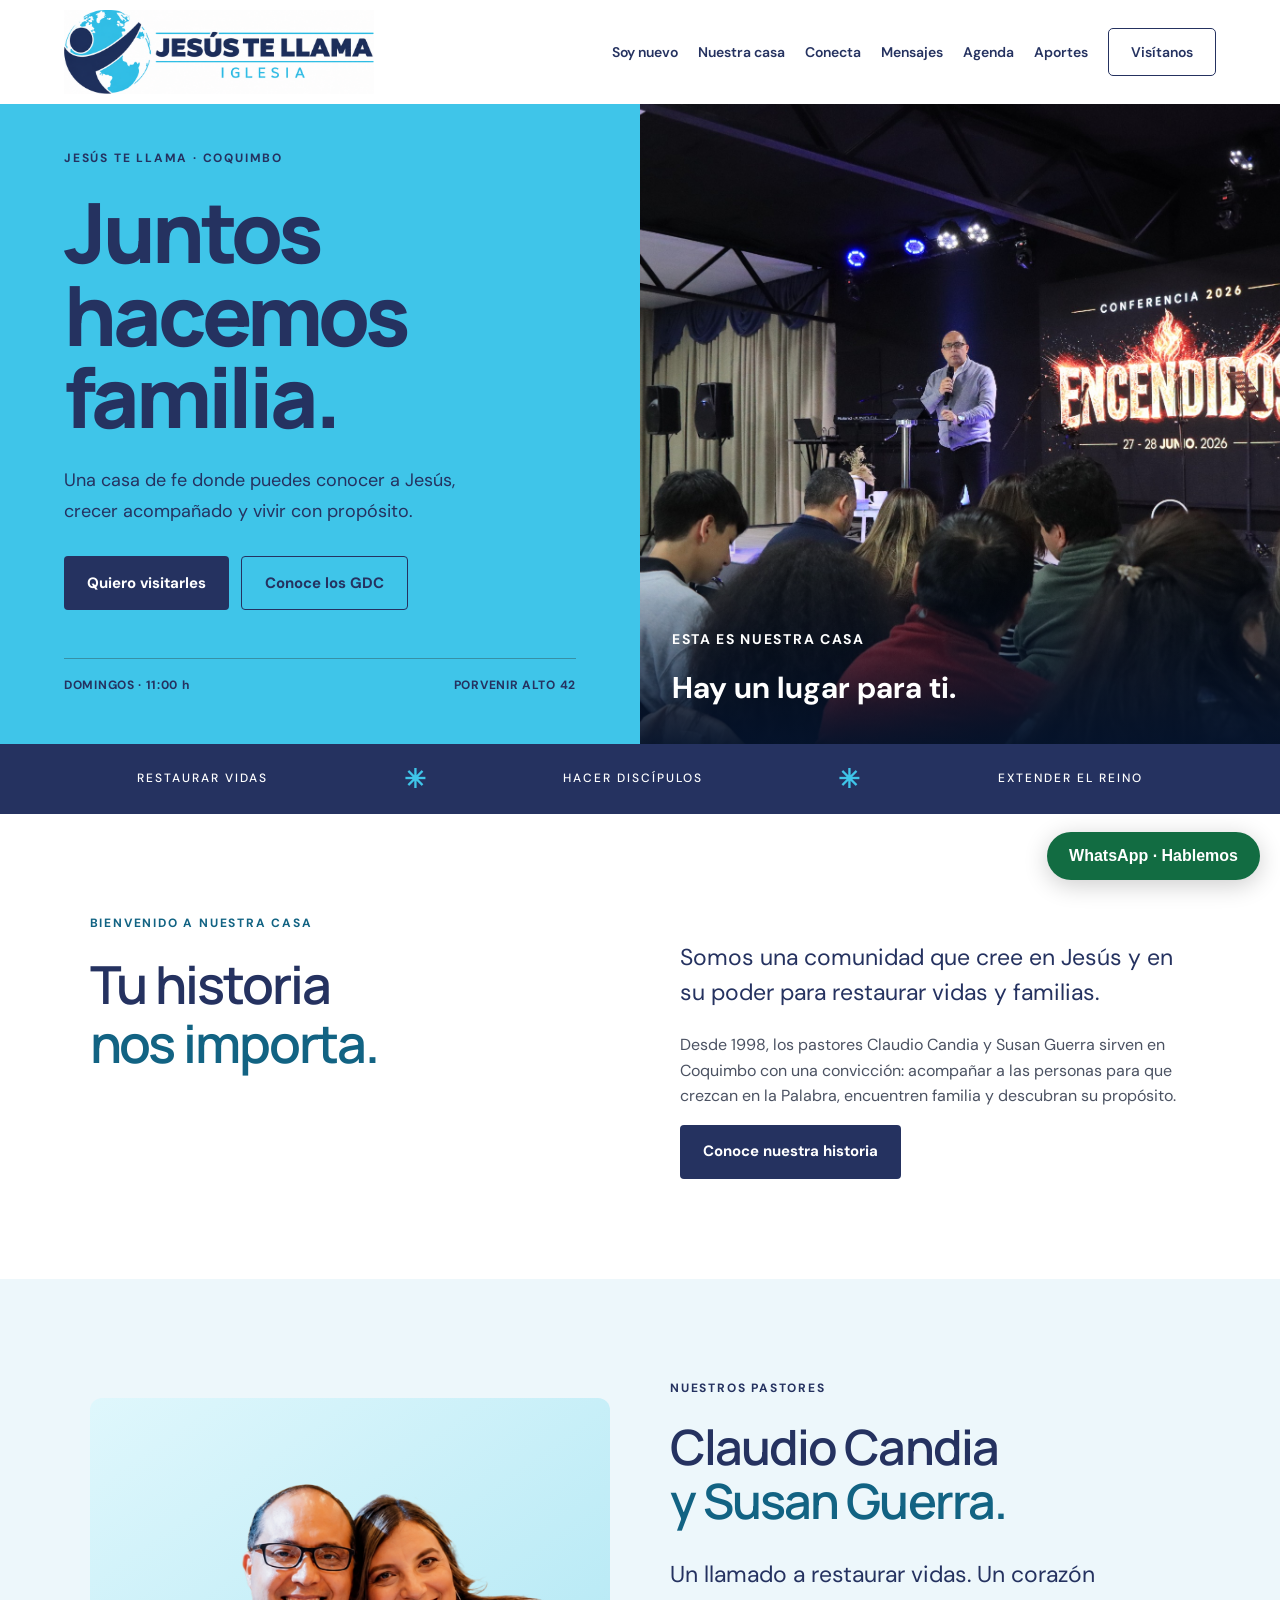
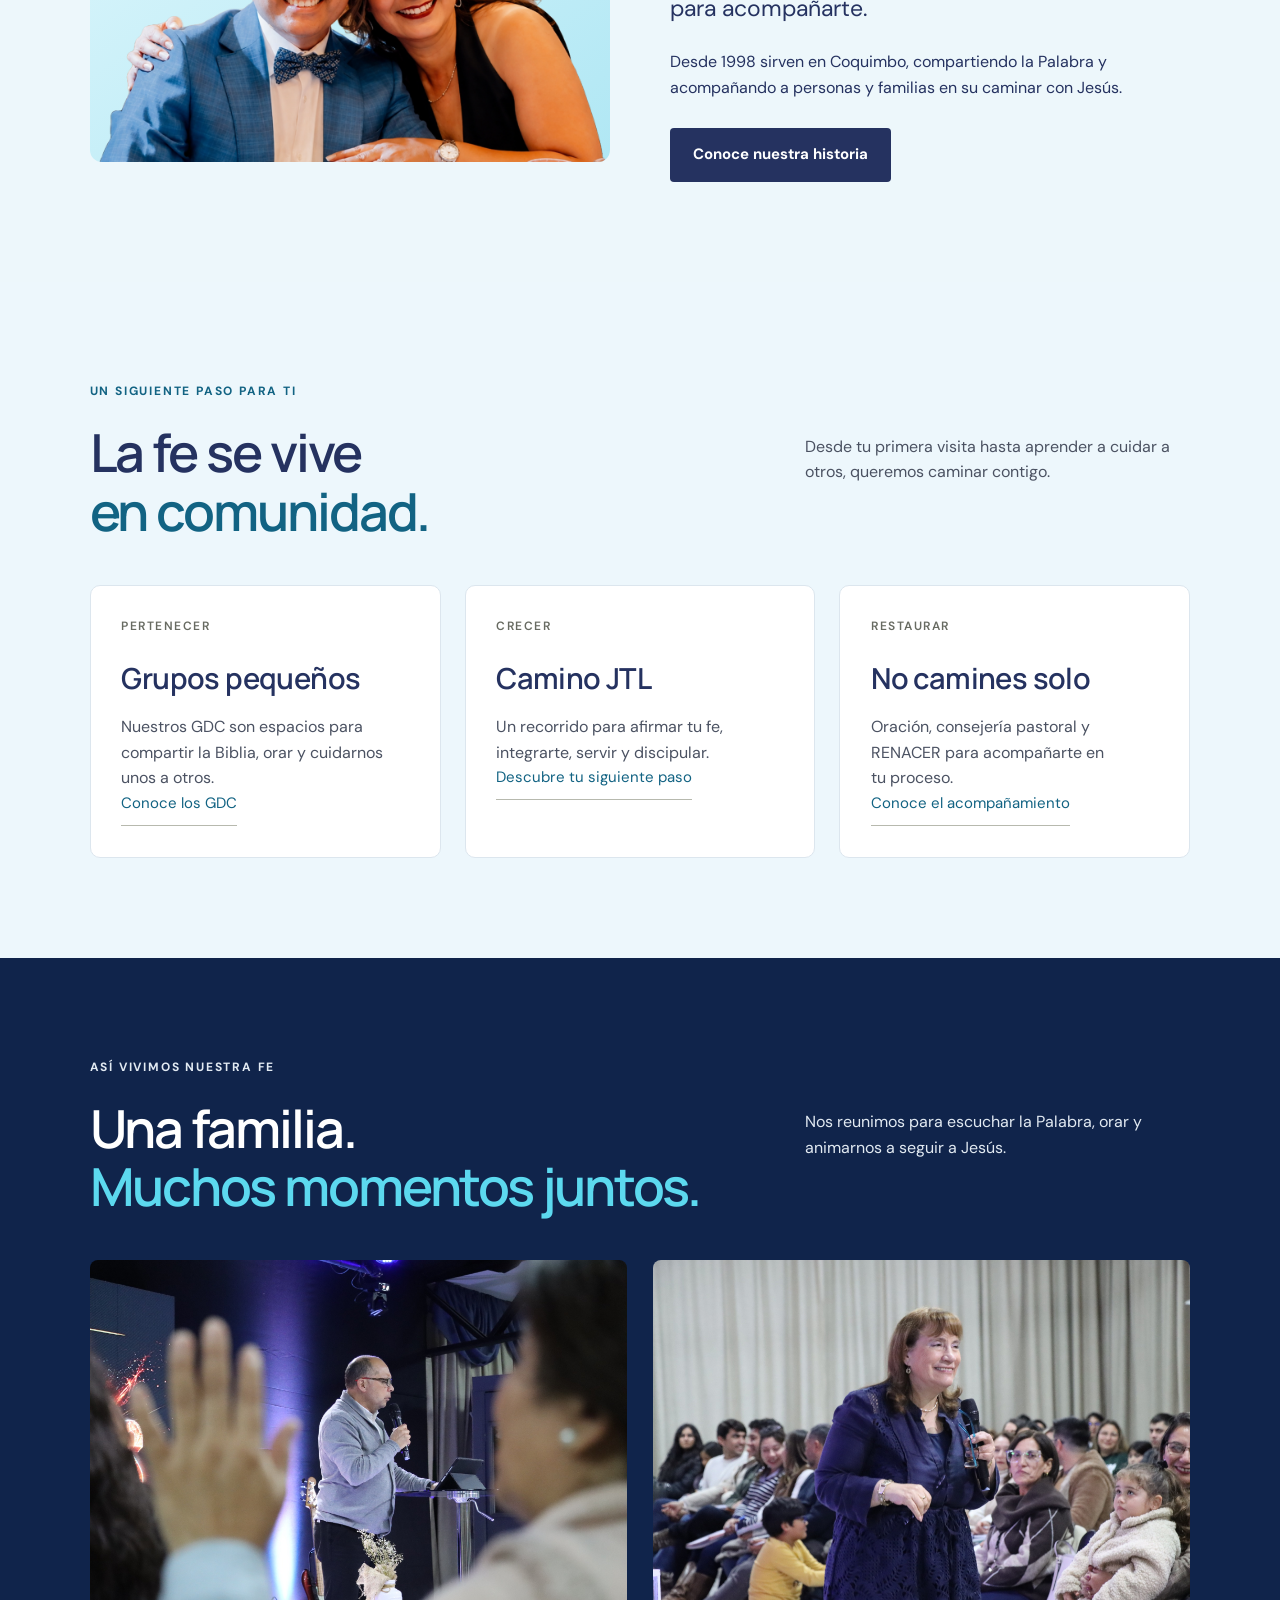
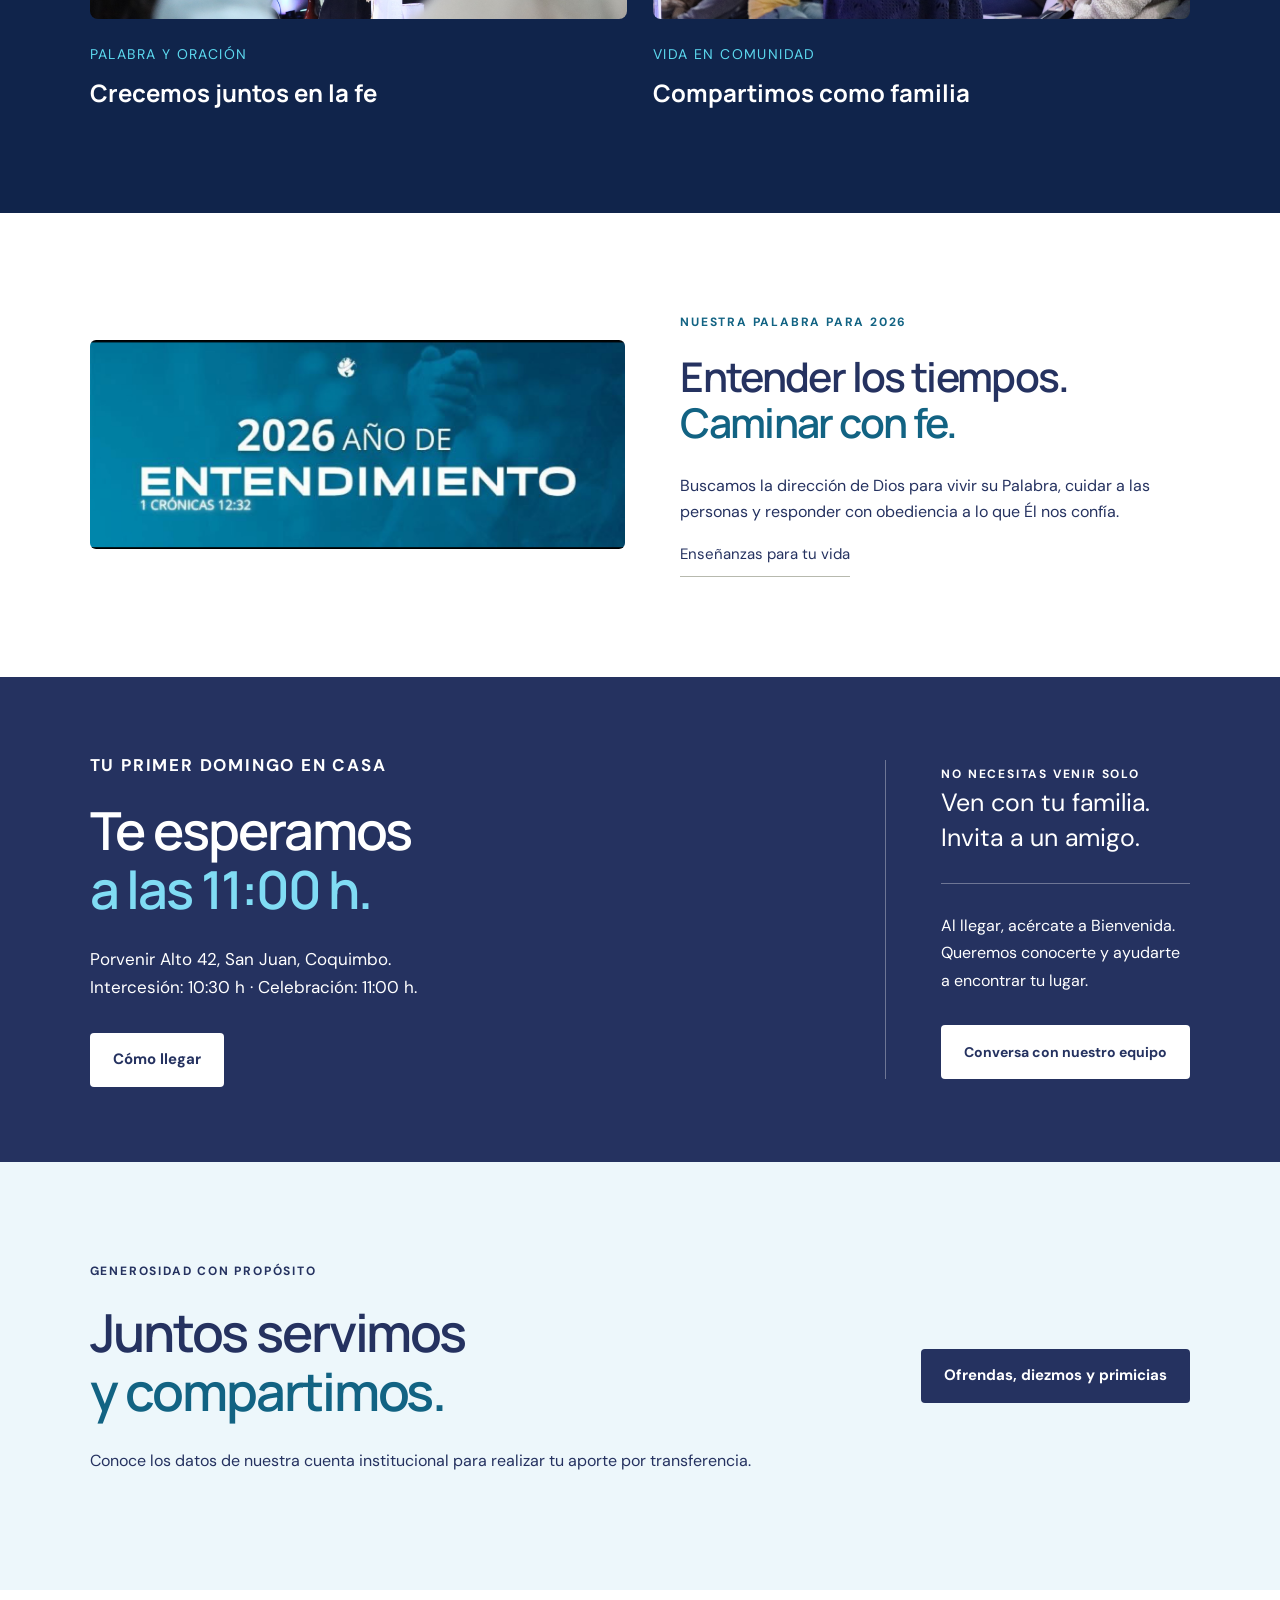
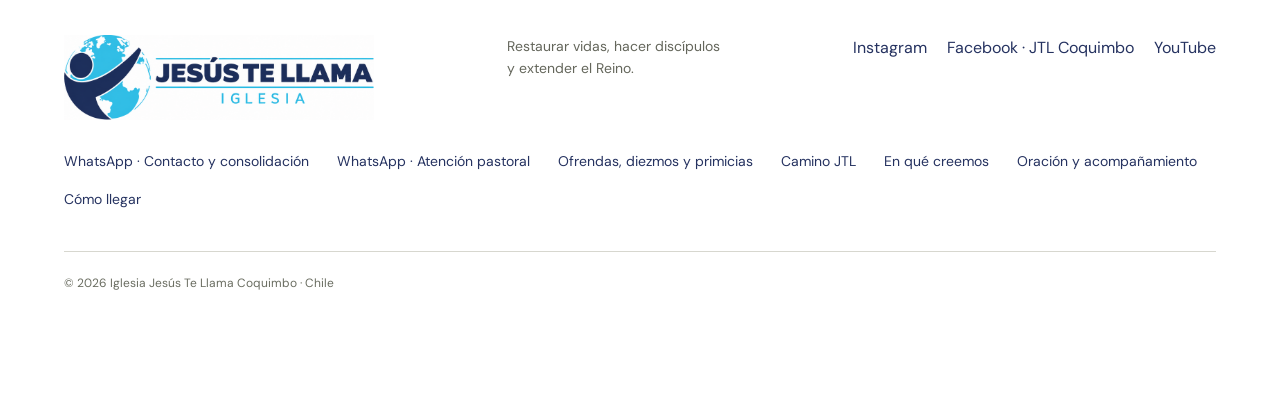
<file: index.html.html>
<!doctype html><html lang="es"><head><meta charset="utf-8"><meta name="viewport" content="width=device-width,initial-scale=1"><title>Juntos hacemos familia · JTL Coquimbo</title><meta name="description" content="Iglesia Jesús Te Llama Coquimbo. Restaurar vidas, hacer discípulos y extender el Reino. Domingos 11:00 h, Porvenir Alto 42."><meta name="theme-color" content="#253260"><link rel="icon" href="/logo.png"><link rel="stylesheet" href="/styles.css"></head><body><a class="skip" href="#contenido">Ir al contenido</a><header><a class="brand brand-horizontal" href="/" aria-label="Jesús Te Llama Iglesia, Coquimbo — inicio"><span class="logo-frame"><img src="/logo-horizontal.png" width="2048" height="683" alt="Jesús Te Llama Iglesia"></span></a><button class="menu" aria-expanded="false" aria-controls="nav">Menú ☰</button><nav id="nav" aria-label="Navegación principal"><a href="/soy-nuevo/">Soy nuevo</a><a href="/nuestra-casa/">Nuestra casa</a><a href="/conecta/">Conecta</a><a href="/mensajes/">Mensajes</a><a href="/agenda/">Agenda</a><a href="/aportes/">Aportes</a><a class="nav-cta" href="/soy-nuevo/#visitanos">Visítanos</a></nav></header><main id="contenido"><section class="hero" id="inicio"><div class="hero-copy"><p class="eyebrow">JESÚS TE LLAMA · COQUIMBO</p><h1>Juntos<br>hacemos<br><em>familia.</em></h1><p class="intro">Una casa de fe donde puedes conocer a Jesús, crecer acompañado y vivir con propósito.</p><div class="actions"><a class="button dark" href="/soy-nuevo/">Quiero visitarles</a><a class="button outline" href="/conecta/#grupos">Conoce los GDC</a></div><div class="hero-bottom"><span>DOMINGOS · 11:00 h</span><span>PORVENIR ALTO 42</span></div></div><div class="hero-real-photo"><img src="/encendidos-comunidad.jpg" width="1920" height="1280" alt="La comunidad de JTL Coquimbo reunida durante la conferencia Encendidos 2026" fetchpriority="high"><div class="hero-photo-caption"><span>ESTA ES NUESTRA CASA</span><p>Hay un lugar para ti.</p></div></div></section><div class="mission-strip"><span>RESTAURAR VIDAS</span><b>✳</b><span>HACER DISCÍPULOS</span><b>✳</b><span>EXTENDER EL REINO</span></div><section class="section upcoming-home" role="region" aria-roledescription="carrusel" aria-label="Mantente conectado"><div class="section-heading"><div><p class="eyebrow">AGENDA JTL</p><h2>Mantente<br><em>conectado.</em></h2></div></div><div class="activity-controls" hidden><button type="button" data-carousel="previous" aria-label="Actividad anterior">Anterior</button><span class="activity-count" aria-live="off"></span><button type="button" data-carousel="next" aria-label="Actividad siguiente">Siguiente</button><button type="button" data-carousel="pause">Pausar</button></div><div class="upcoming-grid" id="activity-slides"><article class="school-banner" data-highlight-until="2026-10-08T00:00:00-03:00"><div class="school-banner-top"><span>FORMACIÓN PARA LÍDERES</span><span class="online-badge">ONLINE</span></div><p class="school-start">INICIO</p><h2>ESCUELA<br><em>AVANZADA</em></h2><div class="school-date"><strong>07</strong><div><span>MIÉRCOLES</span><b>OCTUBRE 2026</b><span>20:30 h · ONLINE</span></div></div><p>Sigamos creciendo para cuidar, acompañar y discipular personas.</p><a class="button light" href="https://wa.me/56989343928?text=Hola%2C%20quisiera%20m%C3%A1s%20informaci%C3%B3n%20sobre%20el%20inicio%20de%20Escuela%20Avanzada%20el%20mi%C3%A9rcoles%207%20de%20octubre%20a%20las%2020%3A30%20h%2C%20online." target="_blank" rel="noopener noreferrer">Más información</a></article><article class="seminar-banner" data-highlight-until="2026-10-18T00:00:00-03:00"><a href="/agenda/#seminario" aria-label="Más información del seminario El llamado a plantar nuevas iglesias"><img src="/seminario-plantar-iglesias.jpeg" width="1122" height="1402" alt="Seminario El llamado a plantar nuevas iglesias. 16 y 17 de octubre. JTL Coquimbo, Porvenir Alto 42. Valor $10.000." loading="lazy"></a><div class="seminar-carousel-copy"><p class="eyebrow">SEMINARIO · JTL COQUIMBO</p><h3>El llamado a plantar<br><em>nuevas iglesias.</em></h3><p>16 y 17 de octubre de 2026</p><p>Porvenir Alto 42, Coquimbo<br>Inscripción: $10.000</p><a class="button dark" href="/agenda/#seminario">Más información</a></div></article></div><div class="activity-dots" aria-label="Elegir actividad"></div><p class="activity-announcement" role="status" aria-live="polite"></p></section><section class="section family"><div><p class="eyebrow orange">BIENVENIDO A NUESTRA CASA</p><h2>Tu historia<br><em>nos importa.</em></h2></div><div class="family-copy"><p class="lead">Somos una comunidad que cree en Jesús y en su poder para restaurar vidas y familias.</p><p>Desde 1998, los pastores Claudio Candia y Susan Guerra sirven en Coquimbo con una convicción: acompañar a las personas para que crezcan en la Palabra, encuentren familia y descubran su propósito.</p><a class="button dark" href="/nuestra-casa/">Conoce nuestra historia</a></div></section><section class="section pastors-section"><figure class="pastors-photo"><img src="/pastores-jtl.png" width="1265" height="887" alt="Pastores Claudio Candia y Susan Guerra" loading="lazy" decoding="async"></figure><div><p class="eyebrow">NUESTROS PASTORES</p><h2>Claudio Candia<br><em>y Susan Guerra.</em></h2><p class="lead">Un llamado a restaurar vidas. Un corazón para acompañarte.</p><p>Desde 1998 sirven en Coquimbo, compartiendo la Palabra y acompañando a personas y familias en su caminar con Jesús.</p><a class="button dark" href="/nuestra-casa/">Conoce nuestra historia</a></div></section><section class="section groups" id="grupos"><div class="section-heading"><div><p class="eyebrow orange">UN SIGUIENTE PASO PARA TI</p><h2>La fe se vive<br><em>en comunidad.</em></h2></div><p>Desde tu primera visita hasta aprender a cuidar a otros, queremos caminar contigo.</p></div><div class="group-grid"><article class="group-card"><span class="card-number">PERTENECER</span><h3>Grupos pequeños</h3><p>Nuestros GDC son espacios para compartir la Biblia, orar y cuidarnos unos a otros. <a class="text-link" href="/conecta/#grupos">Conoce los GDC</a></p></article><article class="group-card"><span class="card-number">CRECER</span><h3>Camino JTL</h3><p>Un recorrido para afirmar tu fe, integrarte, servir y discipular. <a class="text-link" href="/camino-jtl/">Descubre tu siguiente paso</a></p></article><article class="group-card"><span class="card-number">RESTAURAR</span><h3>No camines solo</h3><p>Oración, consejería pastoral y RENACER para acompañarte en tu proceso. <a class="text-link" href="/conecta/#acompanamiento">Conoce el acompañamiento</a></p></article></div></section><section class="section life-gallery"><div class="section-heading"><div><p class="eyebrow">ASÍ VIVIMOS NUESTRA FE</p><h2>Una familia.<br><em>Muchos momentos juntos.</em></h2></div><p>Nos reunimos para escuchar la Palabra, orar y animarnos a seguir a Jesús.</p></div><div class="life-grid"><figure><img src="/encendidos-palabra.jpg" width="1920" height="1280" alt="Momento de enseñanza y oración durante un encuentro de JTL Coquimbo" loading="lazy" decoding="async"><figcaption><span>PALABRA Y ORACIÓN</span><h3>Crecemos juntos en la fe</h3></figcaption></figure><figure><img src="/encuentro-congregacion.jpg" width="1920" height="1280" alt="Una expositora comparte con las familias reunidas en el templo" loading="lazy" decoding="async"><figcaption><span>VIDA EN COMUNIDAD</span><h3>Compartimos como familia</h3></figcaption></figure></div></section><section class="section annual"><img src="/entendimiento.jpg" alt="2026, Año de Entendimiento. 1 Crónicas 12:32." loading="lazy"><div><p class="eyebrow orange">NUESTRA PALABRA PARA 2026</p><h2>Entender los tiempos.<br><em>Caminar con fe.</em></h2><p>Buscamos la dirección de Dios para vivir su Palabra, cuidar a las personas y responder con obediencia a lo que Él nos confía.</p><a class="text-link" href="/mensajes/">Enseñanzas para tu vida</a></div></section><section class="visit" id="visitanos"><div><p class="eyebrow">TU PRIMER DOMINGO EN CASA</p><h2>Te esperamos<br><em>a las 11:00 h.</em></h2><p>Porvenir Alto 42, San Juan, Coquimbo.<br>Intercesión: 10:30 h · Celebración: 11:00 h.</p><a class="button light" href="https://www.google.com/maps/search/?api=1&query=Porvenir%20Alto%2042%2C%20Coquimbo%2C%20Chile">Cómo llegar</a></div><div class="visit-address"><span class="eyebrow">NO NECESITAS VENIR SOLO</span><p>Ven con tu familia.<br>Invita a un amigo.</p><hr><p class="small">Al llegar, acércate a Bienvenida.<br>Queremos conocerte y ayudarte<br>a encontrar tu lugar.</p><a class="button light" href="https://wa.me/56989343928?text=Hola%2C%20vengo%20de%20la%20web%20de%20JTL%20Coquimbo.%20Conversa%20con%20nuestro%20equipo." target="_blank" rel="noopener noreferrer">Conversa con nuestro equipo</a></div></section><section class="section giving-home"><div><p class="eyebrow">GENEROSIDAD CON PROPÓSITO</p><h2>Juntos servimos<br><em>y compartimos.</em></h2><p>Conoce los datos de nuestra cuenta institucional para realizar tu aporte por transferencia.</p></div><a class="button dark" href="/aportes/">Ofrendas, diezmos y primicias</a></section></main><footer><a class="brand brand-horizontal" href="/" aria-label="Jesús Te Llama Iglesia, Coquimbo — inicio"><span class="logo-frame"><img src="/logo-horizontal.png" width="2048" height="683" alt="Jesús Te Llama Iglesia"></span></a><p>Restaurar vidas, hacer discípulos<br>y extender el Reino.</p><div class="social-links" aria-label="Redes oficiales"><a href="https://www.instagram.com/jtl_coquimbo/" target="_blank" rel="noopener noreferrer">Instagram</a><a href="https://www.facebook.com/jtl.coquimbo/" target="_blank" rel="noopener noreferrer">Facebook · JTL Coquimbo</a><a href="https://www.youtube.com/@jtl.coquimbo" target="_blank" rel="noopener noreferrer">YouTube</a></div><div class="footer-links"><a href="https://wa.me/56989343928" target="_blank" rel="noopener noreferrer">WhatsApp · Contacto y consolidación</a><a href="https://wa.me/56974996033" target="_blank" rel="noopener noreferrer">WhatsApp · Atención pastoral</a><a href="/aportes/">Ofrendas, diezmos y primicias</a><a href="/camino-jtl/">Camino JTL</a><a href="/nuestra-casa/#creemos">En qué creemos</a><a href="/conecta/#acompanamiento">Oración y acompañamiento</a><a href="/soy-nuevo/#visitanos">Cómo llegar</a></div><span class="copyright">© 2026 Iglesia Jesús Te Llama Coquimbo · Chile</span></footer><script src="/main.js"></script><button class="jtl-wa-launch" id="jtl-wa-open" type="button" aria-haspopup="dialog">WhatsApp · Hablemos</button>
<dialog class="jtl-wa-dialog" id="jtl-wa-dialog" aria-labelledby="jtl-wa-title"><button type="button" class="jtl-wa-close" id="jtl-wa-close" aria-label="Cerrar">×</button><h2 id="jtl-wa-title">Estamos para acompañarte</h2><p><strong>Contacto y consolidación</strong><br><a href="https://wa.me/56989343928" target="_blank" rel="noopener noreferrer">+56 9 8934 3928</a></p><div class="jtl-wa-options" id="jtl-wa-options"><a href="https://wa.me/56989343928?text=Hola%2C%20quiero%20visitar%20JTL%20Coquimbo." target="_blank" rel="noopener noreferrer">Quiero visitar la iglesia</a><a href="https://wa.me/56989343928?text=Hola%2C%20quisiera%20conocer%20los%20GDC%20de%20JTL%20Coquimbo." target="_blank" rel="noopener noreferrer">Quiero conocer un GDC</a><a href="https://wa.me/56989343928?text=Hola%2C%20quisiera%20pedir%20oraci%C3%B3n." target="_blank" rel="noopener noreferrer">Quiero pedir oración</a><a href="https://wa.me/56989343928?text=Hola%2C%20quisiera%20consultar%20por%20horarios%20y%20actividades%20de%20JTL%20Coquimbo." target="_blank" rel="noopener noreferrer">Horarios y actividades</a></div><div class="jtl-pastoral"><h3>Atención pastoral</h3><p>Si atraviesas una situación compleja y necesitas conversar en privado, escríbenos a este segundo contacto.</p><a class="jtl-pastoral-link" href="https://wa.me/56974996033?text=Hola%2C%20quisiera%20coordinar%20una%20conversaci%C3%B3n%20privada%20de%20atenci%C3%B3n%20pastoral." target="_blank" rel="noopener noreferrer">Atención pastoral · +56 9 7499 6033</a></div><small>Elige el contacto según lo que necesitas. No es necesario detallar una situación personal en el mensaje inicial.</small></dialog><script src="/contacto.js"></script><script src="/carrusel.js"></script></body></html>
</file>
<file: styles.css>
@import url('https://fonts.googleapis.com/css2?family=DM+Sans:wght@400;500;600;700&family=Manrope:wght@400;500;600;700;800&display=swap');
:root{--orange:#3fc5e9;--ink:#253260;--paper:#ffffff;--line:#d7d7cf}*{box-sizing:border-box}html{scroll-behavior:smooth;scroll-padding-top:100px}body{margin:0;background:var(--paper);color:var(--ink);font-family:'DM Sans',Arial,sans-serif;font-size:16px;line-height:1.6}a{color:inherit;text-decoration:none}button{font:inherit}a:focus-visible,button:focus-visible,summary:focus-visible{outline:3px solid #1663a1;outline-offset:6px}.skip{position:fixed;left:20px;top:-100px;background:white;padding:15px;z-index:20}.skip:focus{top:10px}header{height:104px;display:flex;align-items:center;justify-content:space-between;padding:0 5%;background:var(--paper)}.brand{display:flex;align-items:center;gap:13px;line-height:1.3}.brand strong{font-size:44px;font-weight:800;letter-spacing:-4px;line-height:1}.brand strong span{font-size:12px;letter-spacing:0;vertical-align:top;margin-left:4px}.brand>span{font-size:12px;letter-spacing:1px;font-weight:700;border-left:1px solid #b9bbb4;padding-left:13px}nav{display:flex;align-items:center;gap:34px;font-size:14px;font-weight:600}nav a:hover{text-decoration:underline;text-underline-offset:6px}.nav-cta{border:1px solid var(--ink);border-radius:5px;padding:12px 22px}.nav-cta span{margin-left:22px}.menu{display:none}.hero{display:grid;grid-template-columns:1fr 1fr;min-height:690px}.hero-copy{background:var(--orange);padding:45px 10% 25px}.eyebrow{font-size:12px;font-weight:700;letter-spacing:1.8px;line-height:1.5;margin:0 0 22px}h1,h2,h3,p{margin-top:0}h1,h2,h3{font-family:Manrope,Arial,sans-serif}h1{font-size:clamp(64px,6.8vw,112px);font-weight:800;line-height:.99;letter-spacing:-6px;margin-bottom:28px}em{font-style:normal}h1 em{color:#fff8ed}.intro{max-width:430px;font-size:17px;line-height:1.7;margin-bottom:30px}.button{display:inline-flex;align-items:center;justify-content:space-between;gap:30px;min-height:54px;padding:15px 23px;font-size:14px;font-weight:700;border-radius:4px;transition:transform .2s}.button:hover{transform:translateY(-3px)}.dark{background:var(--ink);color:white}.light{background:var(--paper);color:var(--ink)}.button span{font-size:22px;line-height:1}.hero-bottom{display:flex;justify-content:space-between;border-top:1px solid #29251f55;margin-top:48px;padding-top:17px;font-size:10px;letter-spacing:1.4px;font-weight:700}.hero-photo{position:relative;overflow:hidden;background:#3a4037;min-height:600px}.hero-photo img{width:100%;height:100%;object-fit:cover;position:absolute;object-position:center}.photo-shade{position:absolute;inset:0;background:linear-gradient(180deg,transparent 35%,#0009)}.photo-copy{position:absolute;left:9%;right:9%;bottom:64px;color:white}.photo-copy>span{font-size:11px;letter-spacing:2px;font-weight:600}.photo-copy p{font-size:clamp(38px,4vw,64px);font-family:Manrope,Arial,sans-serif;font-weight:600;letter-spacing:-2px;line-height:1.12;margin:18px 0 0}.photo-copy a{position:absolute;bottom:5px;right:0;border:1px solid #fffa;border-radius:50%;height:48px;width:48px;text-align:center;padding-top:6px;font-size:24px}.photo-note{position:absolute;bottom:13px;right:20px;font-size:10px;color:#fff;opacity:.8}.mission-strip{display:flex;justify-content:space-evenly;gap:20px;align-items:center;padding:22px;background:var(--ink);color:white;font-size:13px;letter-spacing:2px;font-weight:500}.mission-strip b{color:var(--orange);font-size:26px;line-height:1}.section{padding:100px 7%}.family{display:grid;grid-template-columns:1fr 1fr;gap:80px}.orange{color:#126383}h2{font-size:clamp(38px,4.1vw,64px);letter-spacing:-2.8px;line-height:1.12;font-weight:600;margin-bottom:28px}h2 em{color:#126383}.family-copy{padding-top:26px;color:#55574f;max-width:570px}.lead{font-size:23px;color:var(--ink);line-height:1.5}.values{display:flex;gap:8px;flex-wrap:wrap;margin-top:28px}.values span{border:1px solid #cccfc4;border-radius:40px;padding:7px 15px;font-size:13px;color:var(--ink)}.groups{background:#edf7fc}.section-heading{display:flex;justify-content:space-between;align-items:end;gap:60px;margin-bottom:44px}.section-heading h2{margin-bottom:0}.section-heading>p{max-width:385px;margin-bottom:4px;color:#585b51}.group-grid{display:grid;grid-template-columns:repeat(3,1fr);gap:22px}.group-card{padding:32px;background:var(--paper);border-radius:4px;position:relative}.card-number{font-size:11px;font-weight:600;letter-spacing:1.5px;color:#686b62}.group-card h3{font-size:29px;line-height:1.25;font-weight:600;letter-spacing:-1px;margin:34px 0 18px}.group-card p{font-size:16px;color:#62645b}.card-word{display:block;border-top:1px solid var(--line);padding-top:20px;margin-top:35px;font-size:11px;letter-spacing:2px;font-weight:600}.group-invite{display:flex;justify-content:space-between;gap:45px;align-items:center;margin-top:40px}.group-invite h3{font-size:23px;margin-bottom:6px;font-weight:600}.group-invite p{max-width:680px;margin:0;color:#606257}.group-invite .button{white-space:nowrap}.path{background:var(--ink);color:var(--paper)}.path h2 em{color:var(--orange)}.path .eyebrow{color:#80dcf4}.path .section-heading>p{color:#c0c2b8}.steps{display:grid;grid-template-columns:repeat(5,1fr);list-style:none;margin:60px 0 35px;padding:0;gap:30px}.steps li{border-top:1px solid #61645b;padding-top:25px}.steps li>span{color:#80dcf4;font-size:14px}.steps h3{font-size:21px;font-weight:500;letter-spacing:-.4px;margin:23px 0 12px}.steps p{color:#bfc2b6;font-size:15px;line-height:1.7}.text-link{font-size:15px;border-bottom:1px solid #b7b9ae;padding-bottom:10px;display:inline-block}.text-link span{margin-left:45px}.faq{display:grid;grid-template-columns:1fr 1fr;gap:65px}.questions details{border-bottom:1px solid var(--line);padding:22px 0}.questions details:first-child{padding-top:0}.questions summary{cursor:pointer;font-size:18px;font-weight:500;list-style:none;padding-right:25px;position:relative}.questions summary::-webkit-details-marker{display:none}.questions summary:after{content:'+';position:absolute;right:0;font-size:22px;color:#126383}.questions details[open] summary:after{content:'−'}.questions p{color:#606257;margin:16px 22px 0 0}.visit{background:var(--orange);padding:75px 7%;display:flex;justify-content:space-between;gap:60px}.visit h2 em{color:#fff8ed}.visit p{font-size:17px}.visit .button{margin-top:15px}.visit-address{min-width:260px;align-self:center;border-left:1px solid #68240d66;padding-left:55px}.visit-address>p{font-size:25px;line-height:1.4}.visit-address hr{border:0;border-top:1px solid #68240d66;margin:28px 0}.visit-address .small{font-size:16px;line-height:1.7}footer{display:flex;justify-content:space-between;align-items:center;flex-wrap:wrap;gap:30px;padding:45px 5%}footer p{font-size:14px;color:#64665b;margin:0}footer>a:not(.brand){font-size:13px}.copyright{width:100%;border-top:1px solid var(--line);padding-top:22px;font-size:12px;color:#6a6d61;margin-top:10px}@media(min-width:1600px){body{max-width:1800px;margin:auto}.hero-copy{padding-top:65px}}@media(max-width:1000px){header{padding:0 4%}nav{gap:19px}.hero-copy{padding:35px 8% 25px}h1{font-size:76px;letter-spacing:-4px}.hero-bottom{gap:20px}.section{padding:70px 5%}.family,.faq{gap:40px}.section-heading{gap:35px}.group-card{padding:24px}.steps{gap:18px}.steps h3{font-size:17px}.visit{padding:65px 5%}.visit-address{padding-left:30px}.mission-strip{font-size:10px;letter-spacing:1px}}@media(max-width:720px){header{height:85px;padding:0 6%;position:relative;z-index:10}.brand strong{font-size:38px}.brand>span{font-size:10px}.menu{display:flex;align-items:center;gap:14px;background:none;border:1px solid #c6c7be;border-radius:4px;padding:8px 12px;font-size:14px}nav{display:none;position:absolute;top:85px;left:0;right:0;background:var(--paper);padding:20px 6% 28px;box-shadow:0 15px 20px #0001;align-items:stretch;gap:0}nav.open{display:flex;flex-direction:column}nav a{padding:14px 0}.nav-cta{padding:12px 16px;margin-top:10px}.hero{grid-template-columns:1fr;min-height:0}.hero-copy{padding:34px 7% 23px}.eyebrow{font-size:10px;letter-spacing:1.5px}h1{font-size:76px;line-height:1.02;letter-spacing:-4px}.intro{font-size:16px}.hero-bottom{margin-top:32px;font-size:9px}.hero-photo{min-height:440px}.photo-copy p{font-size:44px}.photo-copy{bottom:47px}.mission-strip{padding:20px 15px;gap:12px;flex-wrap:wrap;font-size:9px}.mission-strip b:last-child{display:none}.mission-strip b{font-size:18px}.section{padding:58px 7%}.family,.faq{grid-template-columns:1fr;gap:20px}h2{font-size:40px;letter-spacing:-1.8px}.family-copy{padding-top:0}.lead{font-size:21px}.section-heading{display:block;margin-bottom:32px}.section-heading>p{margin-top:22px}.group-grid{grid-template-columns:1fr;gap:16px}.group-card{padding:28px}.group-card h3{margin-top:22px}.card-word{margin-top:24px}.group-invite{display:block}.group-invite .button{margin-top:22px}.steps{grid-template-columns:1fr;margin-top:35px;gap:22px}.steps li{display:grid;grid-template-columns:34px 1fr;gap:0 15px;padding-top:18px}.steps h3{font-size:22px;margin:0}.steps p{grid-column:2;margin:8px 0 0}.steps li>span{padding-top:5px}.faq h2{margin-bottom:12px}.questions summary{font-size:16px}.visit{display:block;padding:55px 7%}.visit-address{margin-top:45px;border-left:0;border-top:1px solid #68240d66;padding:30px 0 0}.visit-address>p{font-size:23px}.visit-address hr{max-width:280px;margin-left:0}footer{padding:35px 7%;gap:25px}footer p{width:100%}.copyright{margin-top:0}.button{font-size:14px}}@media(prefers-reduced-motion:reduce){html{scroll-behavior:auto}.button{transition:none}}

.brand img{object-fit:contain;flex:none}.brand>span{font-size:12px}nav{gap:20px}nav a[aria-current=page]{color:#126383;text-decoration:underline;text-underline-offset:8px}h1 em{color:#253260}.hero-copy{background:#3fc5e9}.hero{min-height:640px}.identity-panel{background:#253260;display:flex;flex-direction:column;align-items:center;justify-content:center;padding:55px;color:white;text-align:center}.identity-logo{width:min(54%,285px);height:auto;filter:drop-shadow(0 12px 35px #0003);background:white;border-radius:50%;padding:20px}.identity-panel p{font:500 clamp(24px,2.8vw,40px)/1.3 Manrope,Arial,sans-serif;letter-spacing:-1px;margin:35px 0}.identity-panel>span{font-size:13px;letter-spacing:2px}.actions{display:flex;flex-wrap:wrap;gap:12px}.outline{border:1px solid #253260;color:#253260}.hero-bottom{font-size:12px;letter-spacing:.7px}.eyebrow,.card-number,.card-word{font-size:12px}.page-intro{padding:65px 7%;background:#eaf7fc;border-bottom:1px solid #cfe5f1}.page-intro h1{font-size:clamp(48px,6vw,84px);line-height:1.08;letter-spacing:-3px;max-width:920px;margin:22px 0}.page-intro h1 em{color:#126383}.page-intro .lead{max-width:750px;margin:0}.family-copy{color:#4b5262}.group-card p,.group-invite p,.section-heading>p{color:#4b5262}.annual{display:grid;grid-template-columns:1.05fr 1fr;align-items:center;gap:55px}.annual img{width:100%;height:auto;border-radius:6px}.annual h2{font-size:clamp(32px,3.2vw,48px)}.narrow{max-width:820px}.group-grid{row-gap:25px}.group-card .text-link{display:block;width:fit-content;margin-top:20px;color:#126383}.values span{font-size:14px}blockquote{border-left:4px solid #3fc5e9;margin:32px 0;padding:0 0 0 25px;font-size:24px;line-height:1.5}cite{display:block;font-size:14px;font-style:normal;margin-top:15px}.visit{background:#253260;color:white}.visit h2 em{color:#80dcf4}.visit-address{border-color:#ffffff55}.visit-address hr{border-color:#ffffff55}.visit-address .button{font-size:14px}.questions summary:after{color:#126383}.footer-links{display:flex;gap:24px;flex-wrap:wrap;width:100%;font-size:14px}.journey{max-width:1200px;margin:auto}.journey-step{display:grid;grid-template-columns:100px 1fr;gap:30px;border-bottom:1px solid #d3e0ea;padding:35px 0}.journey-step>span{font-size:50px;font-family:Manrope,Arial,sans-serif;font-weight:700;color:#126383}.journey-step h2{font-size:34px;letter-spacing:-1px;margin-bottom:18px}.journey-step p{max-width:760px}.journey-step .eyebrow{margin-bottom:12px}.path .lead{color:white}.event{display:grid;grid-template-columns:200px 1fr;gap:50px}.event-date{border-top:4px solid #126383;padding-top:25px}.event-date strong{font-size:60px;line-height:1.2;display:block}.event-date span{font-size:14px;font-weight:700}.event .lead{max-width:800px}.hero .intro{font-size:18px}.mission-strip{font-size:12px}.button{font-size:15px}.brand img{width:52px;height:52px}header .brand strong{font-size:36px}
@media(max-width:1100px){header{height:auto;min-height:100px;gap:20px;flex-wrap:wrap;padding-top:14px;padding-bottom:14px}nav{gap:16px;font-size:14px}.brand>span{display:none}}
@media(max-width:720px){header{height:85px;min-height:85px;padding:10px 6%;flex-wrap:nowrap}.brand img{height:45px;width:45px}.brand>span{display:block;font-size:9px}.brand strong{font-size:30px!important}.identity-panel{padding:45px 25px}.identity-logo{width:165px}.identity-panel p{font-size:28px;margin:25px 0}.hero{min-height:0}.hero h1{font-size:68px}.hero-bottom{font-size:12px;flex-wrap:wrap}.page-intro{padding:45px 7%}.page-intro h1{font-size:48px;letter-spacing:-2px}.annual{grid-template-columns:1fr;gap:30px}.journey-step{grid-template-columns:42px 1fr;gap:18px}.journey-step>span{font-size:30px}.journey-step h2{font-size:27px}.event{grid-template-columns:1fr;gap:28px}.event-date{max-width:200px}.mission-strip{font-size:12px;letter-spacing:.4px}.mission-strip b{display:none}.group-card{min-width:0}.footer-links{flex-direction:column;gap:13px}h1,h2,h3{overflow-wrap:break-word}.eyebrow,.card-number{font-size:12px}nav.open{gap:0}.intro{max-width:100%}.actions .button{max-width:100%;white-space:normal}}

/* Official horizontal church identity, preserving the supplied artwork. */
.brand-horizontal{display:block;flex:0 1 310px;width:310px;max-width:100%;line-height:0}
.brand-horizontal>span.logo-frame,.logo-frame{display:block;position:relative;width:100%;aspect-ratio:3.66;overflow:hidden;border:0;padding:0;background:#fff}
.logo-frame img,.brand-horizontal .logo-frame img{position:absolute;display:block;width:121.3%;max-width:none;height:auto;left:-10.7%;top:-26.9%;object-fit:contain}
.hero-wordmark{width:100%;max-width:560px;background:white;padding:25px 20px;border-radius:5px}
header{background:white}footer .brand-horizontal{flex-basis:310px}
@media(min-width:721px) and (max-width:1100px){header .brand-horizontal{flex-basis:265px;width:265px}header{justify-content:center}}
@media(max-width:720px){header{justify-content:space-between;gap:16px}.brand-horizontal{flex:0 1 250px;width:250px;min-width:0}header .menu{flex-shrink:0;padding:8px;font-size:13px}.hero-wordmark{max-width:440px;padding:18px 12px}footer .brand-horizontal{flex-basis:290px}}
@media(max-width:380px){header .brand-horizontal{width:210px;flex-basis:210px}}

/* Contacto institucional JTL */

.jtl-wa-launch{position:fixed;right:20px;bottom:20px;z-index:1000;border:0;border-radius:28px;background:#126c42;color:white;padding:15px 22px;font:700 16px Arial;box-shadow:0 5px 24px #0003;cursor:pointer}
.jtl-wa-dialog{border:0;border-radius:18px;padding:26px;max-width:390px;width:calc(100% - 64px);color:#253260;font:16px/1.5 Arial;box-shadow:0 12px 50px #0004}.jtl-wa-dialog::backdrop{background:#0007}.jtl-wa-dialog h2{font-size:25px;margin:4px 0 12px}.jtl-wa-dialog button,.jtl-wa-dialog a{font:inherit}.jtl-wa-close{float:right;border:0;background:#edf2f7;border-radius:50%;width:36px;height:36px;cursor:pointer}.jtl-wa-options{display:grid;gap:9px}.jtl-wa-options a{display:block;text-decoration:none;padding:12px;border-radius:8px;background:#126c42;color:white}.jtl-wa-notice{background:#edf2f7;padding:12px;border-radius:8px}.jtl-wa-dialog p{margin:12px 0}.jtl-wa-dialog small{display:block;margin-top:14px;font-size:14px}

.social-links{display:flex;flex-wrap:wrap;gap:16px}.social-links a{font-size:16px} footer{padding-bottom:100px}

/* Aportes institucionales */
.giving-layout{display:grid;grid-template-columns:1fr 1fr;gap:50px;align-items:start}.giving-bank{background:#edf7fb;border:1px solid #b7dce7;padding:32px;border-radius:12px;min-width:0}.giving-bank h2{font-size:2rem}.giving-bank dl{margin:24px 0}.giving-bank dt{font-size:14px;font-weight:700;margin-top:18px}.giving-bank dd{margin:4px 0 0;font-size:18px;overflow-wrap:anywhere}.giving-account{font-size:25px!important;font-weight:800;letter-spacing:.04em}.giving-steps{min-width:0}.giving-steps li{margin:0 0 18px}.giving-steps a{overflow-wrap:anywhere}.giving-home{display:flex;gap:30px;align-items:center;justify-content:space-between;background:#edf7fb}.giving-home .button{flex-shrink:0}.giving-bank button[hidden]{display:none}#copy-status{min-height:24px;font-size:14px}
@media(max-width:850px){.giving-layout{grid-template-columns:1fr;gap:30px}.giving-home{display:block}.giving-home .button{margin-top:20px}.giving-bank{padding:22px}.giving-home .button{white-space:normal;text-align:center}}

.jtl-wa-dialog{max-height:85dvh;overflow-y:auto}.jtl-pastoral{border-top:1px solid #c9d6e3;margin-top:20px;padding-top:16px}.jtl-pastoral h3{font-size:18px;margin:0}.jtl-pastoral p{font-size:15px}.jtl-pastoral-link{display:block;background:#253260;color:#fff;padding:12px;border-radius:8px;text-decoration:none;overflow-wrap:anywhere}.jtl-wa-dialog a:focus-visible,.jtl-wa-launch:focus-visible{outline:3px solid #3fc5e9;outline-offset:3px}

/* Fotografías reales de nuestra casa */
.hero-real-photo{position:relative;min-height:570px;overflow:hidden;background:#152241}.hero-real-photo>img{width:100%;height:100%;position:absolute;inset:0;object-fit:cover;object-position:53% 50%}.hero-photo-caption{position:absolute;bottom:0;left:0;right:0;background:linear-gradient(transparent,rgba(4,19,44,.94));color:white;padding:90px 32px 32px}.hero-photo-caption span{font-size:14px;letter-spacing:.12em;font-weight:700}.hero-photo-caption p{font-size:30px;font-weight:700;margin:12px 0 0}.pastors-section{display:grid;grid-template-columns:1fr 1fr;align-items:center;gap:60px;background:#edf7fb}.pastors-photo{margin:0;background:linear-gradient(145deg,#dff7fc,#b0e7f4);border-radius:12px;overflow:hidden;line-height:0}.pastors-photo img{display:block;width:100%;height:auto}.pastors-section h2{font-size:clamp(2rem,3.8vw,3.6rem)}.pastors-section .button{margin-top:12px}.life-gallery{background:#10244b;color:#fff}.life-gallery .eyebrow,.life-gallery h2 em{color:#5cd9ef}.life-gallery .section-heading p{color:#e2eaf2}.life-grid{display:grid;grid-template-columns:1fr 1fr;gap:26px;margin-top:32px}.life-grid figure{margin:0;min-width:0}.life-grid img{display:block;width:100%;height:auto;aspect-ratio:3/2;object-fit:cover;border-radius:8px}.life-grid figcaption{padding:22px 0 0}.life-grid figcaption span{font-size:14px;letter-spacing:.1em;color:#5cd9ef}.life-grid h3{font-size:24px;margin:8px 0 0}.message-photo{margin:0 auto 60px;max-width:1100px;padding:0 24px}.message-photo img{display:block;width:100%;height:auto;border-radius:12px}.message-photo figcaption{font-size:16px;margin-top:14px}
@media(max-width:720px){.hero-real-photo{min-height:0;aspect-ratio:3/2}.hero-photo-caption{padding:55px 22px 22px}.hero-photo-caption p{font-size:23px}.pastors-section{grid-template-columns:1fr;gap:30px}.pastors-photo{max-width:560px}.life-grid{grid-template-columns:1fr;gap:38px}.message-photo{padding:0 20px}.hero-photo-caption span{font-size:12px}}

/* Portadas de las próximas actividades */
.upcoming-grid{display:grid;grid-template-columns:1.3fr 1fr;gap:30px;align-items:stretch}.school-banner{background:linear-gradient(140deg,#102041,#253260);color:#fff;border-radius:14px;padding:38px;display:flex;flex-direction:column;justify-content:center;min-width:0;border-top:6px solid #3fc5e9}.school-banner-top{display:flex;justify-content:space-between;align-items:center;gap:12px;font-size:14px;font-weight:700;letter-spacing:.08em}.online-badge{background:#3fc5e9;color:#102041;padding:7px 12px;border-radius:30px}.school-start{margin:40px 0 8px;color:#61d8ed;font-size:20px;letter-spacing:.15em;font-weight:800}.school-banner h2{font-size:clamp(2rem,4.2vw,4.5rem);line-height:1.06;letter-spacing:-.035em;margin:0 0 30px}.school-banner h2 em{font-style:normal;color:#61d8ed}.school-date{display:flex;align-items:center;gap:24px;padding:20px 0;border-top:1px solid #ffffff44;border-bottom:1px solid #ffffff44}.school-date>strong{font-size:76px;line-height:1;color:#61d8ed}.school-date>div{display:grid;gap:6px;font-size:17px}.school-date b{font-size:22px}.school-banner>p:not(.school-start){font-size:18px;max-width:420px;margin:24px 0}.school-banner .button{align-self:flex-start}.seminar-banner{background:#edf7fb;border-radius:14px;padding:18px;display:flex;flex-direction:column;justify-content:center;align-items:center;gap:16px;min-width:0}.seminar-banner>a:first-child{display:block;width:100%}.seminar-banner img{width:100%;height:auto;max-height:580px;object-fit:contain;display:block}.seminar-banner .button{text-align:center;white-space:normal}.seminar-poster img{display:block;width:100%;height:auto;border-radius:10px}.event:has(.seminar-poster){grid-template-columns:minmax(250px,.85fr) minmax(0,1.3fr);gap:40px;align-items:start}.school-agenda .school-banner{max-width:900px;margin:auto}.school-agenda .school-banner h2{font-size:clamp(2rem,5vw,4.5rem)}[data-highlight-until][hidden]{display:none}.upcoming-home[hidden]{display:none}
@media(max-width:850px){.upcoming-grid{grid-template-columns:1fr}.school-banner{padding:26px}.school-banner h2{font-size:clamp(2rem,8vw,4rem)}.school-start{margin-top:30px}.school-date{gap:18px}.school-date>strong{font-size:64px}.school-date b{font-size:20px}.event:has(.seminar-poster){grid-template-columns:1fr}.seminar-poster{max-width:520px;margin:auto}.seminar-banner img{max-height:620px}.school-banner-top{font-size:12px}}

/* Mantente conectado: carrusel accesible */
.activity-controls{display:flex;gap:12px;align-items:center;flex-wrap:wrap;margin:18px 0}.activity-controls[hidden]{display:none}.activity-controls button,.activity-dots button{border:1px solid #253260;background:white;color:#253260;padding:10px 16px;border-radius:24px;cursor:pointer;min-height:44px}.activity-controls button{font-family:inherit;font-size:14px;font-weight:700}.activity-count{font-size:15px;min-width:42px;text-align:center}.activity-controls button:hover,.activity-dots button[aria-current="true"]{background:#253260;color:white}.activity-controls button:focus-visible,.activity-dots button:focus-visible{outline:3px solid #159bbf;outline-offset:3px}.carousel-ready .upcoming-grid{display:block;overflow:hidden;min-height:640px}.carousel-ready .upcoming-grid>article{min-height:640px;box-sizing:border-box}.carousel-ready .upcoming-grid>article[hidden]{display:none}.carousel-ready .school-banner{padding:44px 7%;background:linear-gradient(115deg,#0c1b36,#253260 70%,#185578)}.carousel-ready .seminar-banner{display:grid;grid-template-columns:minmax(0,1fr) minmax(0,1fr);gap:28px;padding:28px}.carousel-ready .seminar-banner img{max-height:580px}.carousel-ready .seminar-banner>a.button{justify-self:center;max-width:340px}.activity-active{animation:activity-enter .5s ease-out}.activity-dots{display:flex;gap:10px;justify-content:center;margin-top:20px}.activity-dots button{font-family:inherit;font-size:14px;min-width:44px;padding:8px}.activity-announcement{position:absolute;width:1px;height:1px;overflow:hidden;clip-path:inset(50%)}
@keyframes activity-enter{from{opacity:.2;transform:translateX(28px)}to{opacity:1;transform:translateX(0)}}
@media(max-width:720px){.carousel-ready .upcoming-grid{min-height:660px}.carousel-ready .upcoming-grid>article{min-height:660px}.carousel-ready .school-banner{padding:28px 24px}.carousel-ready .seminar-banner{display:flex;padding:16px;gap:20px}.carousel-ready .seminar-banner img{max-height:520px}.activity-controls{gap:8px}.activity-controls button{padding:9px 12px}}
@media(prefers-reduced-motion:reduce){.activity-active{animation:none}}

.seminar-carousel-copy{padding:20px;min-width:0}.seminar-carousel-copy h3{font-size:clamp(1.7rem,3vw,3rem);line-height:1.15;margin:16px 0}.seminar-carousel-copy p{font-size:18px}.seminar-carousel-copy .button{margin-top:16px}@media(max-width:720px){.seminar-carousel-copy{padding:0 8px 12px;text-align:center}.seminar-carousel-copy h3{font-size:1.6rem}.carousel-ready .seminar-banner img{max-height:350px}.seminar-carousel-copy p{font-size:16px;margin:10px 0}.seminar-carousel-copy .eyebrow{display:none}}

/* Ajuste editorial y retícula adaptable: octubre 2026 */
main,section,article,.section-heading>div,.family>div,.faq>div,.annual>div,.pastors-section>div,.visit>div{min-width:0}
h1,h2,h3{word-break:normal;overflow-wrap:normal;hyphens:none;text-wrap:balance}
p{ text-wrap:pretty }
.section,.page-intro,.visit{padding-inline:clamp(20px,7vw,126px)}
.group-grid{grid-template-columns:repeat(auto-fit,minmax(min(100%,260px),1fr));align-items:stretch;gap:24px}
.group-card{display:flex;flex-direction:column;min-width:0;padding:clamp(22px,2.4vw,32px);border:1px solid #dce6ee;border-radius:10px}
.group-card h3{font-size:clamp(24px,2.3vw,29px);line-height:1.25;letter-spacing:-.6px;margin:24px 0 18px;text-wrap:balance}
.group-card p{margin-bottom:24px}.group-card p:last-child{margin-bottom:0}
.group-card .text-link,.group-card .card-word{margin-top:auto}
.meeting-title{display:flex;flex-direction:column;align-items:flex-start;gap:8px}
.meeting-title>span{white-space:nowrap}.meeting-time{font-family:'DM Sans',Arial,sans-serif;font-size:20px;font-weight:600;letter-spacing:0;color:#126383}
.button{max-width:100%;gap:16px;white-space:normal;line-height:1.45;text-align:left}
.group-invite .button{white-space:normal;flex-shrink:0}.button>span{flex-shrink:0}
.section-heading{align-items:center}.section-heading>p{flex:0 1 385px}
.hero h1{font-size:clamp(48px,6.5vw,104px);letter-spacing:-.05em}
.page-intro h1{font-size:clamp(38px,6vw,84px);letter-spacing:-.04em}
h2{font-size:clamp(32px,4.1vw,64px);letter-spacing:-.04em}
.eyebrow,.card-number{line-height:1.6}
.school-banner h2{font-size:clamp(28px,5vw,68px)}
.school-banner-top{flex-wrap:wrap}.school-date{gap:18px}.school-date>div{min-width:0}
.school-date b{font-size:clamp(16px,2.2vw,22px)}.school-date>div>span{font-size:16px}
.activity-controls button,.activity-dots button{font-family:inherit;font-size:14px;font-weight:700}
.jtl-wa-dialog h2{letter-spacing:-.02em;line-height:1.25}.jtl-wa-dialog{width:calc(100% - 32px)}
footer{align-items:flex-start}.footer-links{gap:16px 28px}.social-links{gap:12px 20px}
@media(max-width:1100px){
 header{position:relative;z-index:20;min-height:88px;height:auto;justify-content:space-between;flex-wrap:nowrap;padding:12px 5%;gap:20px}
 header .menu{display:flex;align-items:center;gap:10px;background:white;border:1px solid #b9c9d8;border-radius:6px;padding:10px 12px;font-size:14px;flex-shrink:0;min-height:44px}
 header nav{display:none;position:absolute;top:100%;left:0;right:0;background:white;padding:16px 5% 24px;box-shadow:0 16px 24px #10244b18;align-items:stretch;gap:0}
 header nav.open{display:flex;flex-direction:column}header nav a{padding:13px 0}header nav .nav-cta{padding:12px 16px;margin-top:8px}
 .family,.faq,.pastors-section,.annual{gap:32px}.visit{gap:32px}.visit-address{min-width:0;flex:0 1 340px;padding-left:28px}
}
@media(min-width:721px) and (max-width:1000px){.hero{grid-template-columns:minmax(0,1fr) minmax(0,1fr)}.hero h1{font-size:clamp(46px,6.5vw,65px)}.hero-copy{padding-inline:8%}.hero .intro{font-size:16px}}
@media(max-width:720px){
 .group-grid{grid-template-columns:1fr}.hero h1{font-size:clamp(48px,12vw,76px)}
 .family,.faq,.pastors-section,.annual{grid-template-columns:1fr;gap:28px}
 .section-heading{display:block}.section-heading>p{max-width:100%}
 .visit-address{padding:24px 0 0;margin-top:28px;border-left:0;border-top:1px solid #ffffff55}
 .school-agenda .school-banner h2{font-size:clamp(28px,8vw,48px)}
 .school-banner,.carousel-ready .school-banner{padding:26px 20px}
 .school-date>strong{font-size:56px}.school-date{gap:14px}
 .group-invite .button{width:100%;justify-content:center}
 .journey-step{grid-template-columns:32px minmax(0,1fr);gap:14px}.journey-step h2{font-size:clamp(24px,6vw,29px)}
 .jtl-wa-launch{right:12px;bottom:calc(12px + env(safe-area-inset-bottom));max-width:calc(100% - 24px);font-size:14px;min-height:48px;padding:12px 18px}
 .giving-bank{padding:20px}.giving-account{font-size:22px!important}.giving-bank h2{font-size:28px}
}
@media(prefers-reduced-motion:reduce){html{scroll-behavior:auto}.button{transition:none}.button:hover{transform:none}}

/* Formación: detalle del módulo dentro de Camino JTL */
.school-module{margin:26px 0;padding:clamp(20px,3vw,30px);background:#edf7fb;border-left:4px solid #3fc5e9;border-radius:0 10px 10px 0}
.school-module h3{font-size:clamp(22px,2.5vw,28px);line-height:1.3;letter-spacing:-.5px;margin:0 0 18px}
.school-module ol{padding-left:24px;margin:18px 0}.school-module li{padding-left:4px;margin:10px 0}.school-module p:last-child{margin-bottom:0}

/* Etapa 1: portada y agenda adaptables, identidad azul y celeste. */
img{max-width:100%}
.home-cover{display:grid;grid-template-columns:minmax(0,1fr) minmax(0,1fr);background:#eaf7fc;align-items:stretch}
.home-cover-copy{padding:clamp(28px,5vw,80px);align-self:center;min-width:0}
.home-cover h1{font-size:clamp(42px,5.6vw,84px);line-height:1.08;letter-spacing:-.045em;overflow-wrap:anywhere}
.home-cover h1 em{color:#126383}.home-cover>img{display:block;width:100%;height:100%;min-height:420px;object-fit:cover}
.home-services{background:#edf7fb}.home-services .group-grid{max-width:900px}.service-note{max-width:850px;margin:28px 0}
.section img{display:block;height:auto}.jtl-wa-dialog{max-height:85vh;max-height:85dvh}
@media(max-width:1100px){header nav{max-height:calc(100vh - 100px);max-height:calc(100dvh - 100px);overflow-y:auto;overscroll-behavior:contain}}
@media(max-width:720px){
 header{gap:10px;padding-inline:16px}header .brand-horizontal{flex:0 1 250px;width:auto;max-width:calc(100% - 90px)}
 header .menu{min-height:44px;min-width:76px;justify-content:center}
 .home-cover{grid-template-columns:minmax(0,1fr)}.home-cover-copy{padding:36px 20px}
 .home-cover h1{font-size:clamp(40px,11vw,64px)}.home-cover .lead{font-size:20px}
 .home-cover>img{min-height:0;height:auto;aspect-ratio:3/2;object-fit:cover}
 .page-intro h1{font-size:clamp(34px,9vw,48px);line-height:1.12}
 .section,.page-intro,.visit{padding-inline:20px}.section{padding-block:44px}
 h1,h2,h3{overflow-wrap:anywhere}.lead{font-size:20px}
 .event,.event:has(.seminar-poster){grid-template-columns:minmax(0,1fr);gap:24px}
 .school-date{flex-wrap:wrap}.school-date>div{overflow-wrap:anywhere}
 .meeting-title>span{white-space:normal}.actions{align-items:stretch}.actions .button{justify-content:center;flex:1 1 180px;text-align:center}
 .carousel-ready .upcoming-grid,.carousel-ready .upcoming-grid>article{min-height:0}
 .jtl-wa-launch{max-width:calc(100% - 32px);right:16px;font-size:14px}
 .jtl-wa-dialog{width:calc(100% - 32px);padding:20px;max-width:390px}
 footer{padding-bottom:calc(100px + env(safe-area-inset-bottom,0px))}
}
.home-agenda>details>summary{cursor:pointer;font-size:clamp(22px,4vw,32px);font-weight:700;color:#253260;min-height:44px}.home-agenda>details>.section{padding-inline:0}.home-agenda{border-top:1px solid #dce6ee}

/* Fotografía de portada: proporción original y texto en un panel separado. */
.home-cover{align-items:center}
.home-cover>img{width:100%;height:auto;min-height:0;aspect-ratio:4/3;object-fit:contain;align-self:center}
@media(max-width:720px){.home-cover>img{width:100%;height:auto;min-height:0;aspect-ratio:4/3;object-fit:contain}}
/* Portada móvil compacta. El área inferior reserva espacio para contacto. */
@media(max-width:720px){
 body:has(.home-cover){height:calc(100vh - 64px - env(safe-area-inset-bottom,0px));height:calc(100dvh - 64px - env(safe-area-inset-bottom,0px));overflow-y:auto;overscroll-behavior-y:contain;scroll-padding-top:80px}
 html:has(.home-cover){height:100%;overflow:hidden}
 body:has(.home-cover)::after{content:"";position:fixed;left:0;right:0;bottom:0;height:calc(64px + env(safe-area-inset-bottom,0px));background:#fff;border-top:1px solid #d4e5ee;z-index:999;pointer-events:none}
 body:has(.home-cover) header{min-height:72px;height:auto;padding:8px 16px;gap:12px}
 body:has(.home-cover) header .brand-horizontal{flex:0 1 210px;width:210px;max-width:calc(100% - 88px)}
 .home-cover-copy{padding:18px 20px 20px;color:#253260}
 .home-cover-copy .eyebrow{font-size:11px;line-height:1.4;letter-spacing:1.2px;margin-bottom:8px;color:#253260}
 .home-cover h1{font-size:clamp(36px,10vw,46px);line-height:1.06;letter-spacing:-.04em;margin-bottom:10px;color:#253260}
 .home-cover h1 em{color:#126383}
 .home-cover .lead{font-size:17px;line-height:1.4;margin-bottom:8px;color:#253260}
 .home-cover-copy>p:not(.eyebrow):not(.lead){font-size:14px;line-height:1.4;margin-bottom:14px;color:#344363}
 .home-cover .actions{gap:10px;flex-wrap:wrap}
 .home-cover .actions .button{flex:1 1 120px;min-width:0;min-height:46px;padding:10px 12px;font-size:14px;line-height:1.4;text-align:center;justify-content:center}
 .home-cover>img{width:100%;height:auto;min-height:0;aspect-ratio:4/3;object-fit:contain}
 body:has(.home-cover) .jtl-wa-launch{position:fixed;right:12px;bottom:calc(10px + env(safe-area-inset-bottom,0px));min-height:44px;max-width:calc(100% - 24px);padding:10px 14px;border-radius:22px;font-size:12px;line-height:24px;box-shadow:0 2px 8px #10244b18;z-index:1000}
}
/* Agenda móvil: estilos limitados a esta página, sin alterar escritorio. */
@media(max-width:720px){
 .agenda-page header{min-height:72px;height:auto;padding:8px 16px;gap:12px}
 .agenda-page header .brand-horizontal{flex:0 1 210px;width:210px;max-width:calc(100% - 88px)}
 .agenda-page .page-intro{padding:20px 20px 16px;background:#eaf7fc}
 .agenda-page .page-intro .eyebrow{margin-bottom:8px;letter-spacing:1px;font-size:11px;color:#253260}
 .agenda-page .page-intro h1{font-size:clamp(32px,8.5vw,40px);line-height:1.08;margin:8px 0 12px;color:#253260}
 .agenda-page .page-intro .lead{font-size:16px;line-height:1.45;color:#253260;margin:0}
 .agenda-page main>.section{padding:28px 20px}
 .agenda-page main>#segundo-servicio{padding-top:20px;border-top:3px solid #3fc5e9;background:#f2f9fc}
 .agenda-page main .eyebrow,.agenda-page .card-number{color:#253260;font-size:11px;letter-spacing:.8px;margin-bottom:10px}
 .agenda-page main h2{font-size:clamp(28px,7.5vw,36px);line-height:1.15;margin-bottom:14px;color:#253260}
 .agenda-page main h2 em,.agenda-page .meeting-time{color:#253260}
 .agenda-page main .lead{font-size:17px;line-height:1.5;margin-bottom:18px;color:#253260}
 .agenda-page .group-grid{gap:12px}
 .agenda-page .group-card{padding:18px;border-color:#bfd4e2;border-radius:10px;color:#253260}
 .agenda-page .group-card h3{font-size:24px;line-height:1.2;margin:10px 0 12px;color:#253260}
 .agenda-page .group-card p{font-size:15px;line-height:1.5;margin-bottom:12px;color:#253260}
 .agenda-page #segundo-servicio .group-grid{grid-template-columns:repeat(2,minmax(0,1fr))}
 .agenda-page #segundo-servicio .group-card:last-child{grid-column:1/-1}
 .agenda-page #segundo-servicio .group-card h3{font-size:clamp(22px,6vw,28px)}
 .agenda-page main img{display:block;max-width:100%;height:auto;max-height:none;object-fit:contain}
 .agenda-page main>.section>img{width:100%;margin-bottom:16px!important;border-radius:10px!important}
 .agenda-page main .actions{gap:10px;margin-top:18px!important}
 .agenda-page main .button{min-height:46px;padding:11px 14px;font-size:14px;line-height:1.4;justify-content:center;text-align:center}
 .agenda-page .school-banner{padding:22px 18px}.agenda-page .school-banner .eyebrow,.agenda-page .school-banner h2{color:#fff}
 .agenda-page .school-banner h2 em{color:#80dcf4}.agenda-page .school-start{margin-top:20px}
 .agenda-page .jtl-wa-launch{position:static;display:block;width:calc(100% - 40px);max-width:360px;min-height:46px;margin:0 auto calc(20px + env(safe-area-inset-bottom,0px));padding:11px 16px;border-radius:10px;font-size:14px;line-height:1.5;box-shadow:none}
 .agenda-page footer{padding-bottom:24px}
}
@media(max-width:350px){
 .agenda-page #segundo-servicio .group-grid{grid-template-columns:minmax(0,1fr)}
}
/* Reorganización exclusiva de Agenda; contenido disponible sin JavaScript. */
.agenda-page .agenda-category{padding:0;min-width:0}
.agenda-page .agenda-category-heading{padding:40px clamp(20px,7vw,126px) 20px;border-top:1px solid #c8dce9;background:#eaf7fc;color:#253260}
.agenda-page .agenda-category-heading h2{font-size:clamp(28px,3.2vw,44px);margin:0 0 12px;line-height:1.15;color:#253260}
.agenda-page .agenda-category-heading .eyebrow{margin-bottom:8px;color:#253260}
.agenda-page .agenda-category-heading p:last-child{margin-bottom:0}
.agenda-page .agenda-category .section{padding-block:40px}
.agenda-page #segundo-servicio{border-top:3px solid #3fc5e9;background:#f2f9fc}
.agenda-page .agenda-category img{width:100%;height:auto;object-fit:contain}
.agenda-page .agenda-history{background:#f5f8fb}
.agenda-page .agenda-date-note{padding:16px 7%;color:#253260}
.agenda-page .agenda-event-status{font-size:12px;font-weight:700;color:#253260;letter-spacing:1px;margin-bottom:16px}
.agenda-page .school-module-current{padding:20px 0;border-block:1px solid #ffffff55}
.agenda-page .school-module-current>span{font-size:12px;letter-spacing:1px;color:#80dcf4}
.agenda-page .school-module-current h3{font-size:clamp(26px,4vw,40px);line-height:1.2;margin:12px 0;color:#fff}
.agenda-page .school-module-current p{margin-bottom:0;color:#fff}
@media(max-width:720px){
 .agenda-page main>.agenda-category{padding:0}
 .agenda-page .agenda-category-heading{padding:20px 20px 14px}
 .agenda-page .agenda-category-heading h2{font-size:28px}
 .agenda-page .agenda-category .section{padding:24px 20px}
 .agenda-page .agenda-category .section>img{margin-bottom:16px!important;border-radius:10px!important}
 .agenda-page .agenda-category #segundo-servicio{padding-top:20px}
}
/* Agenda simplificada: sin espacios reservados para anuncios finalizados. */
.agenda-page .agenda-category[hidden],.agenda-page [data-visible-until][hidden]{display:none!important}
.agenda-page #encuentros-habituales .meeting-time{white-space:normal;line-height:1.5;font-size:18px}
/* Oración permanente: estilos exclusivos de los encuentros de Agenda. */
/* Oración de Victoria utiliza el mismo diseño que las otras tarjetas habituales. */
.agenda-page .prayer-victory .card-number,.agenda-page .prayer-victory h3,.agenda-page .prayer-victory p{color:#253260}
.agenda-page .agenda-prayer-note{padding:0 clamp(20px,7vw,126px) 40px}
.agenda-page .agenda-prayer-message{margin:0;padding:24px;border-left:4px solid #3fc5e9;border-radius:0 10px 10px 0;background:#eaf7fc;color:#253260;font-size:clamp(18px,2vw,23px);font-weight:600;line-height:1.5}
@media(max-width:720px){.agenda-page .agenda-prayer-note{padding:0 20px 24px}.agenda-page .agenda-prayer-message{padding:18px;font-size:18px}}
/* Sistema uniforme de reuniones habituales, exclusivo de Agenda. */
.agenda-page #encuentros-habituales .group-grid{grid-template-columns:repeat(2,minmax(0,1fr));gap:24px;align-items:stretch}
.agenda-page #encuentros-habituales .group-card{background:#fff;border:1px solid #c8d9e5;border-radius:10px;padding:26px;box-shadow:none;color:#253260;min-width:0}
.agenda-page #encuentros-habituales .group-card .card-number{display:block;font-size:12px;font-weight:600;line-height:1.5;letter-spacing:.8px;color:#405372;margin:0 0 12px}
.agenda-page #encuentros-habituales .group-card h3{font-size:26px;font-weight:600;line-height:1.25;letter-spacing:-.5px;color:#253260;margin:0 0 16px;text-transform:none}
.agenda-page #encuentros-habituales .group-card p{font-size:16px;line-height:1.6;color:#405372;margin:0 0 12px}
.agenda-page #encuentros-habituales .group-card p:last-child{margin-bottom:0}
.agenda-page #encuentros-habituales .group-card .meeting-time{font-size:16px;font-weight:600;line-height:1.5;letter-spacing:0;color:#253260;white-space:normal}
/* La formación permanente recibe un acabado sobrio; el estreno conserva su destacado. */
.agenda-page #escuela-avanzada .school-banner{background:#fff;border:1px solid #c8d9e5;border-radius:10px;padding:26px;color:#253260;max-width:none;box-shadow:none}
.agenda-page #escuela-avanzada .school-banner h2{font-size:28px;line-height:1.2;margin-bottom:18px;color:#253260}
.agenda-page #escuela-avanzada .school-banner h2 em{color:#253260}
.agenda-page #escuela-avanzada .school-start{font-size:12px;letter-spacing:.8px;color:#405372;margin:18px 0 10px}
.agenda-page #escuela-avanzada .online-badge{background:#eaf7fc;color:#253260}
.agenda-page #escuela-avanzada .school-module-current{border-color:#c8d9e5}
.agenda-page #escuela-avanzada .school-module-current>span{color:#405372}
.agenda-page #escuela-avanzada .school-module-current h3{font-size:26px;color:#253260}
.agenda-page #escuela-avanzada .school-banner p{color:#405372;font-size:16px}
.agenda-page #escuela-avanzada .button.light{background:#253260;color:#fff}
.agenda-page .agenda-prayer-message{background:#f5f8fb;border:1px solid #c8d9e5;border-radius:10px;color:#253260;font-size:18px;font-weight:500}
@media(max-width:720px){
 .agenda-page #encuentros-habituales .group-grid{grid-template-columns:minmax(0,1fr);gap:14px}
 .agenda-page #encuentros-habituales .group-card,.agenda-page #escuela-avanzada .school-banner{padding:20px}
 .agenda-page #encuentros-habituales .group-card h3{font-size:24px;margin-bottom:14px}
 .agenda-page #encuentros-habituales .group-card p{font-size:15px}
}
/* Las cinco reuniones comparten exactamente el mismo sistema de tarjeta. */
.agenda-page #encuentros-habituales .group-card .habitual-schedule{color:#253260;line-height:1.6}
.agenda-page #encuentros-habituales .group-card [hidden]{display:none!important}
.agenda-page #encuentros-habituales .group-card .button{align-self:flex-start;margin-top:auto;background:transparent;color:#253260;border:1px solid #253260;min-height:44px}
/* Acabado visual exclusivo de Agenda: retícula, contraste y pie organizado. */
.agenda-page{color:#253260}
.agenda-page main p{color:#374151}
.agenda-page main h1,.agenda-page main h2,.agenda-page main h3{color:#253260}
.agenda-page main .page-intro{padding-block:32px}
.agenda-page main .page-intro h1{margin-block:12px 16px}
.agenda-page .agenda-category-heading{padding-block:24px 16px}
.agenda-page .agenda-category-heading h2{margin-bottom:0}
.agenda-page .agenda-category .section{padding-block:28px}
.agenda-page #encuentros-habituales .group-grid{gap:20px}
.agenda-page #encuentros-habituales .group-card{padding:24px}
.agenda-page #encuentros-habituales .group-card p,.agenda-page #encuentros-habituales .group-card .card-number{color:#374151}
.agenda-page #encuentros-habituales .group-card h3{margin-bottom:12px}
.agenda-page .agenda-prayer-tile{display:flex;align-items:center;min-width:0;padding:24px;background:#f5f8fb;border:1px solid #c8d9e5;border-radius:10px}
.agenda-page .agenda-prayer-tile .agenda-prayer-message{padding:0;border:0;border-radius:0;background:transparent;font-size:clamp(18px,2vw,23px);line-height:1.6;color:#253260;margin:0}
.agenda-page #agenda-proximas>.section>img{width:100%;height:auto;max-height:360px;object-fit:contain;margin-inline:auto;margin-bottom:20px!important}
.agenda-page #agenda-proximas .group-grid{gap:16px}
.agenda-page #agenda-proximas .group-card{padding:20px}
.agenda-page #agenda-proximas .group-card p,.agenda-page #agenda-proximas .card-number{color:#374151}
.agenda-page main .actions{margin-top:20px!important}
.agenda-page .agenda-footer{display:grid;grid-template-columns:minmax(0,1.3fr) repeat(3,minmax(0,1fr));align-items:start;gap:28px;padding:32px clamp(20px,5vw,90px);border-top:1px solid #c8d9e5;background:#fff;color:#253260}
.agenda-page .agenda-footer>div{min-width:0}
.agenda-page .agenda-footer-identity .brand-horizontal{width:240px;max-width:100%;margin-bottom:16px}
.agenda-page .agenda-footer-identity p{font-size:15px;line-height:1.6;color:#374151}
.agenda-page .agenda-footer-group h2{font-size:17px;font-weight:700;line-height:1.4;letter-spacing:0;margin:0 0 12px;color:#253260}
.agenda-page .agenda-footer-links,.agenda-page .agenda-footer .social-links{display:flex;flex-direction:column;gap:4px}
.agenda-page .agenda-footer a:not(.brand){display:block;font-size:15px;line-height:1.5;color:#374151;padding-block:9px;overflow-wrap:anywhere}
.agenda-page .agenda-footer a:not(.brand):hover{text-decoration:underline;text-underline-offset:4px;color:#253260}
.agenda-page .agenda-footer .copyright{grid-column:1/-1;margin:0;padding-top:16px;color:#374151}
.agenda-page .jtl-wa-launch{position:static;display:block;width:calc(100% - 40px);max-width:360px;min-height:46px;margin:0 auto calc(20px + env(safe-area-inset-bottom,0px));padding:11px 16px;border-radius:10px;font-size:14px;line-height:1.5;box-shadow:none}
.agenda-page .group-card,.agenda-page .agenda-footer,.agenda-page .agenda-prayer-tile{overflow-wrap:anywhere}
@media(max-width:1000px){.agenda-page .agenda-footer{grid-template-columns:repeat(2,minmax(0,1fr))}}
@media(max-width:720px){
 .agenda-page main .page-intro{padding-block:20px 16px}
 .agenda-page .agenda-category-heading{padding-block:20px 14px}
 .agenda-page .agenda-category .section{padding-block:22px}
 .agenda-page #encuentros-habituales .group-grid{grid-template-columns:minmax(0,1fr);gap:14px}
 .agenda-page #encuentros-habituales .group-card,.agenda-page .agenda-prayer-tile{padding:20px}
 .agenda-page #agenda-proximas>.section>img{max-height:none}
 .agenda-page .agenda-footer{grid-template-columns:minmax(0,1fr);gap:24px;padding:28px 20px}
}
/* Afiches y contacto: ajustes exclusivos de Agenda. */
.agenda-page #agenda-proximas>.section>img{display:block;width:100%;max-width:800px;height:auto;max-height:none;object-fit:contain;margin-inline:auto}
.agenda-page .agenda-footer-group .jtl-wa-launch{position:static;width:100%;max-width:280px;min-height:46px;margin:12px 0 0;padding:11px 14px;white-space:normal;overflow-wrap:anywhere;text-align:center}
</file>
